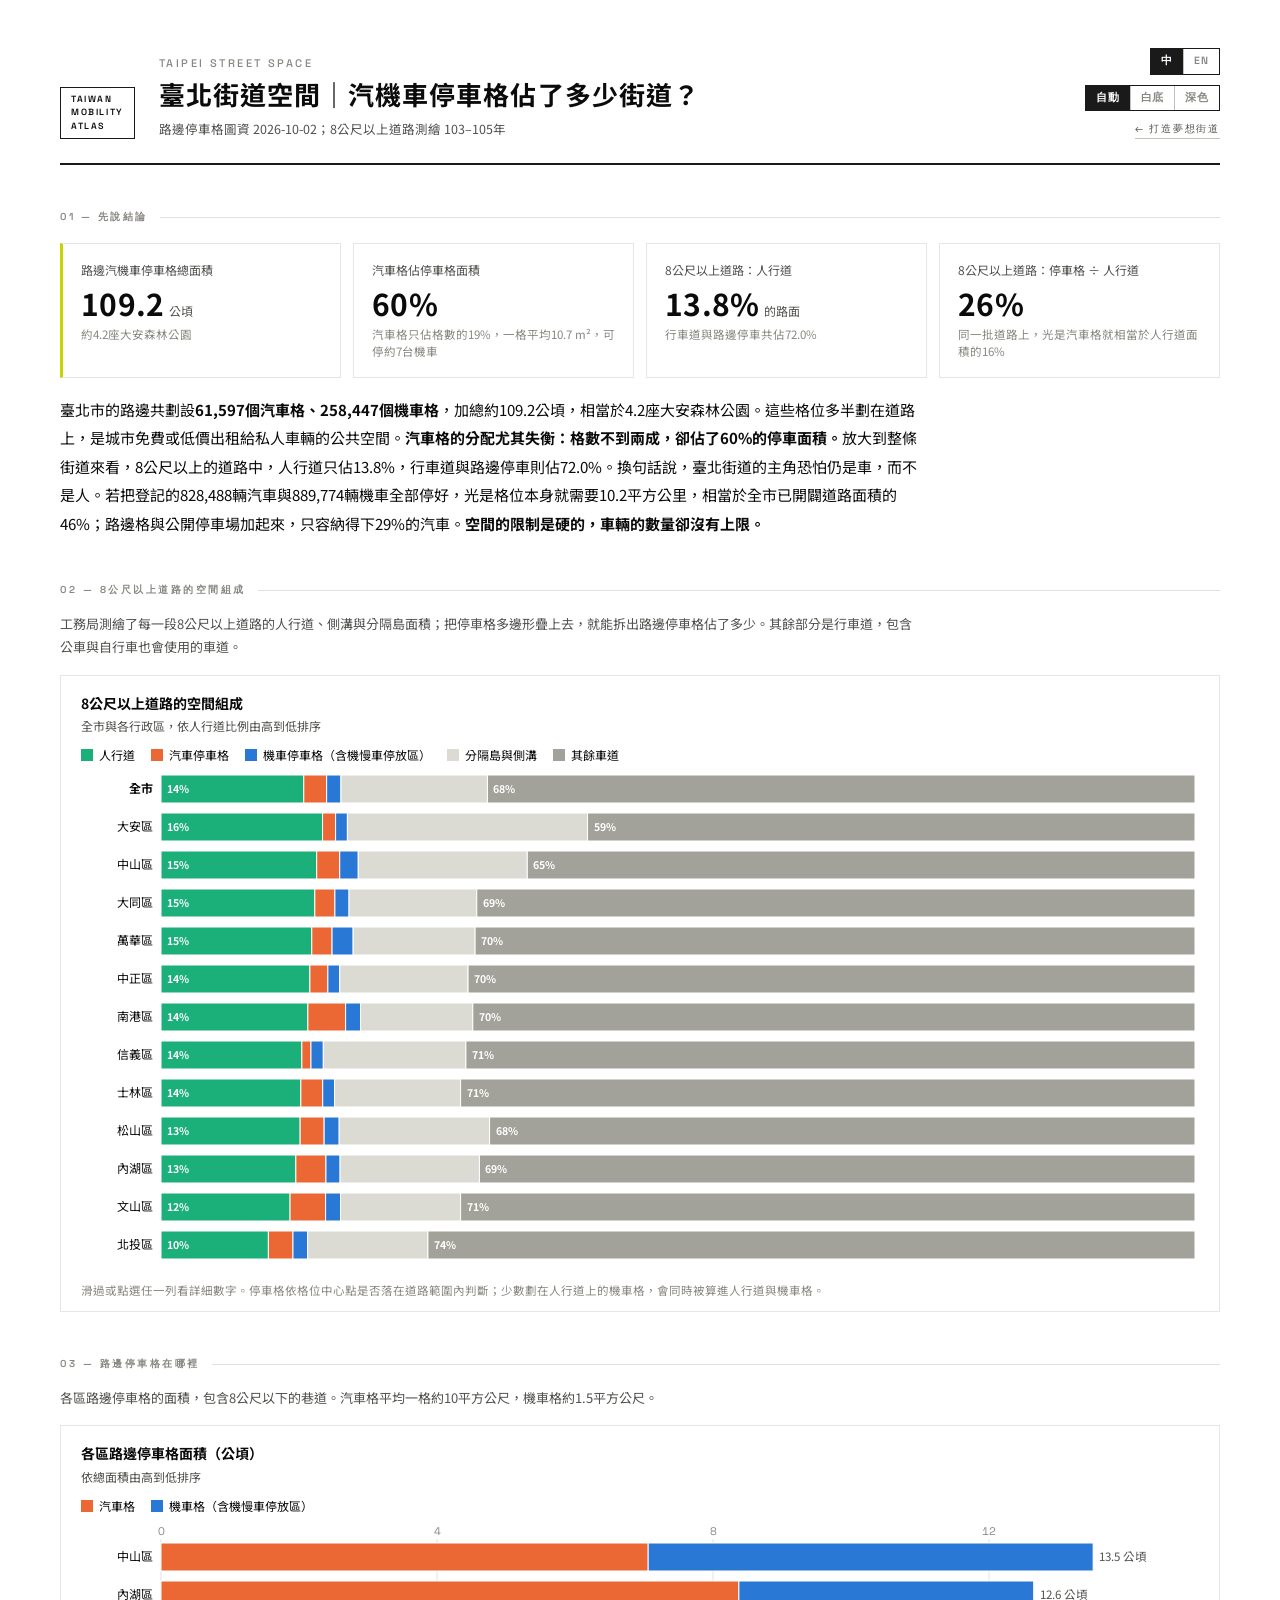
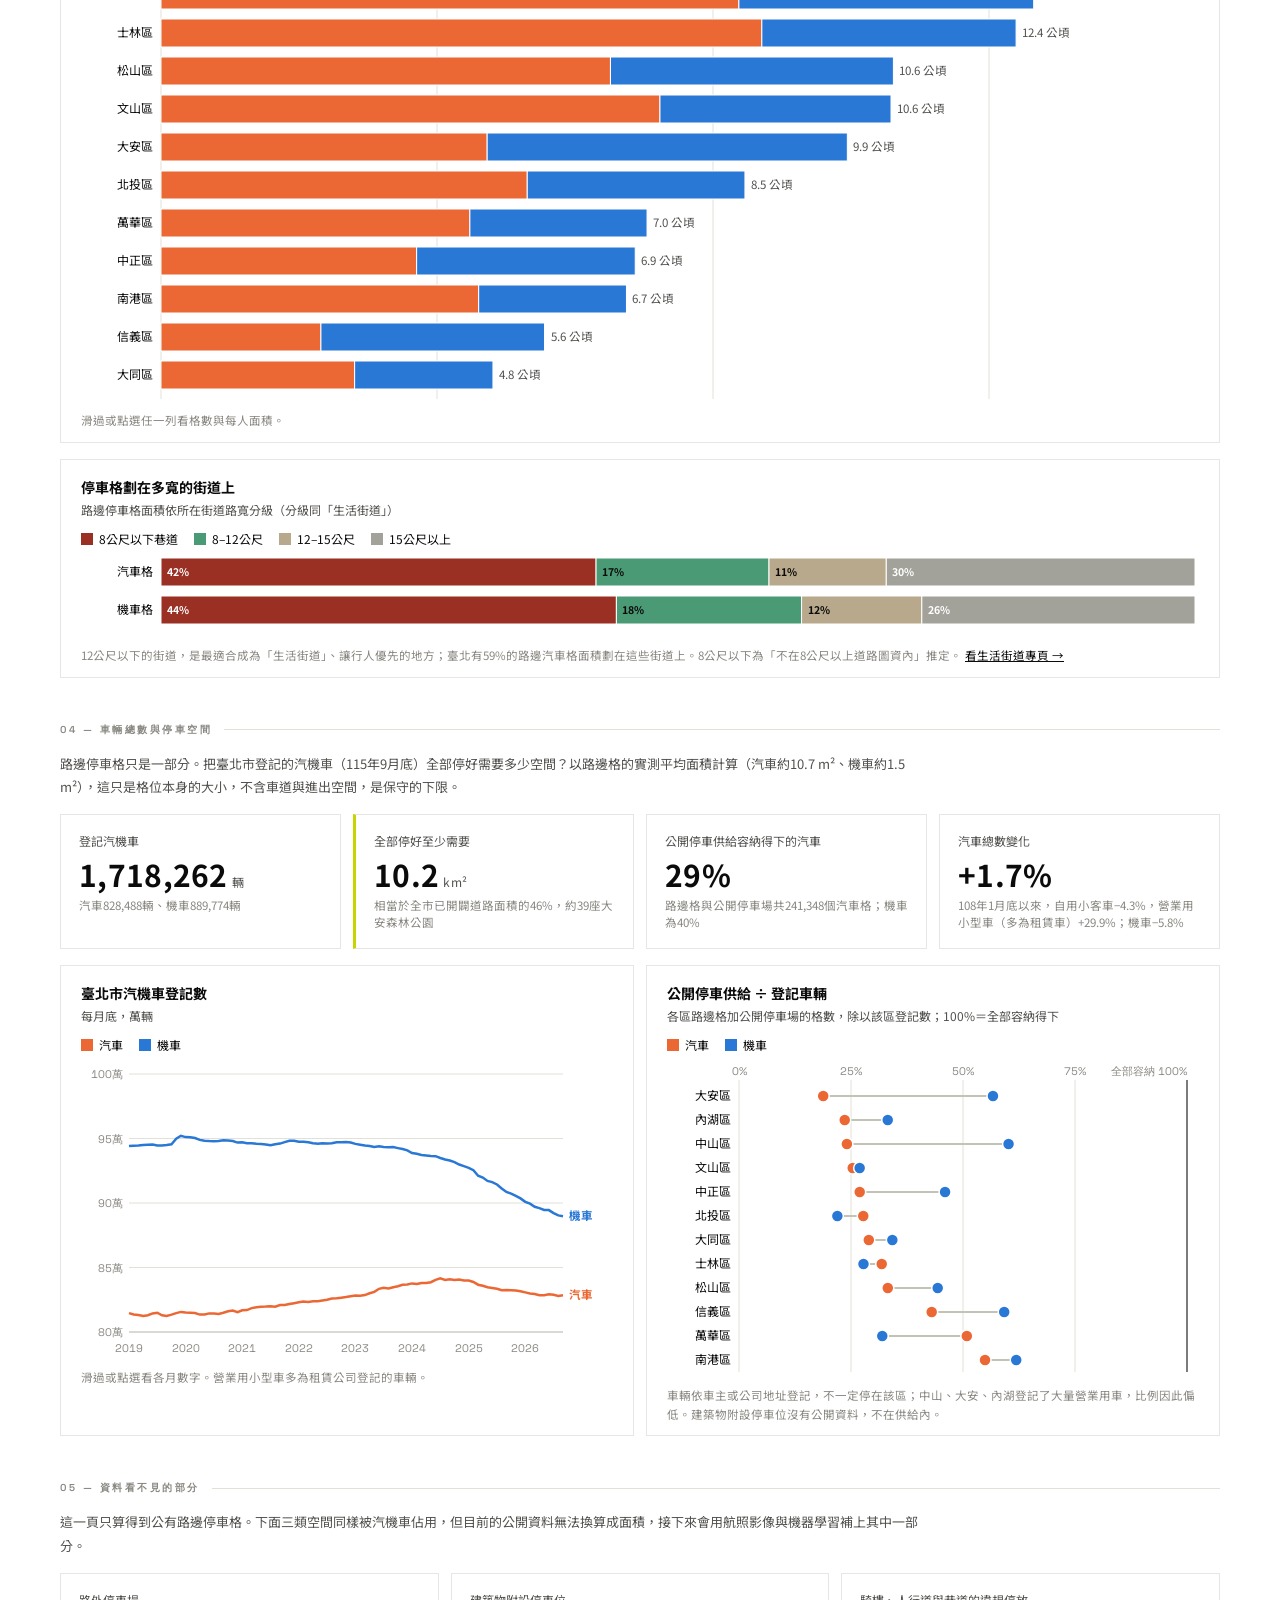
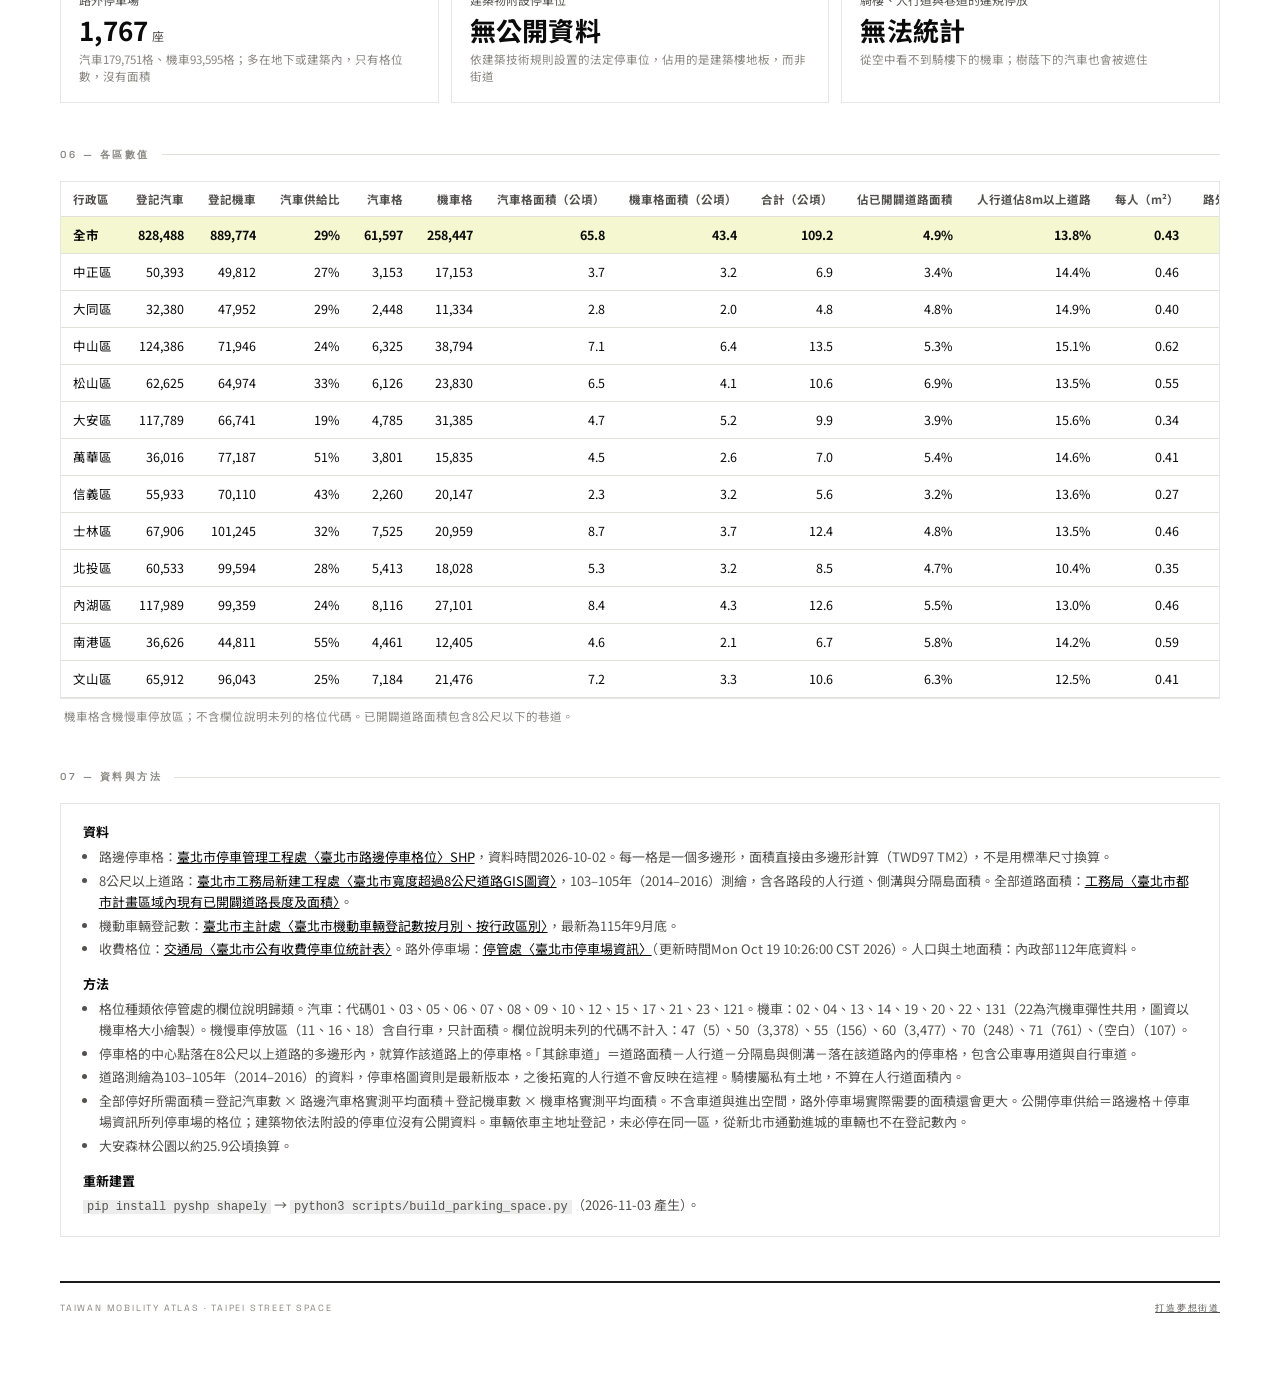
<file: parking-space.html>
<!DOCTYPE html>
<html lang="zh-Hant">
<head>
<meta charset="UTF-8">
<meta name="viewport" content="width=device-width, initial-scale=1.0">
<title>臺北街道空間｜打造夢想街道</title>
<meta name="description" content="以臺北市停管處的路邊停車格位圖資與工務局道路測繪資料，計算汽機車停車格佔用了多少街道空間。">
<meta name="theme-color" content="#1A1A1A">
<link rel="icon" type="image/png" sizes="32x32" href="assets/icon-32.png">
<script>
  // 在畫面繪製前套用主題與語言（與道路安全頁共用設定），避免先閃一下另一種樣式。
  (function () {
    var q = new URLSearchParams(location.search), d = document.documentElement;
    function get(k) { try { return localStorage.getItem(k); } catch (e) { return null; } }
    function set(k, v) { try { localStorage.setItem(k, v); } catch (e) {} }
    var th = q.get('theme'), lg = q.get('lang');
    if (th && /^(auto|light|dark)$/.test(th)) set('rs_theme', th); else th = get('rs_theme') || 'auto';
    if (lg && /^(zh|en)$/.test(lg)) set('lang', lg); else lg = get('lang') === 'en' ? 'en' : 'zh';
    if (th !== 'auto') d.setAttribute('data-theme', th);
    d.setAttribute('lang', lg === 'en' ? 'en' : 'zh-Hant');
    window.__RS_LANG = lg; window.__RS_THEME = th;

    // 返回連結看來源：從 Taiwan Mobility Atlas 點進來就回 atlas，其餘回打造夢想街道（同 road-safety.html）。
    var ATLAS = '/taiwan-mobility-atlas/', back = null;
    function sget(k) { try { return sessionStorage.getItem(k); } catch (e) { return null; } }
    function sset(k, v) { try { sessionStorage.setItem(k, v); } catch (e) {} }
    try {
      var r = document.referrer ? new URL(document.referrer) : null;
      if (r && r.origin === location.origin && r.pathname !== location.pathname) {
        back = r.pathname.indexOf(ATLAS) === 0 ? r.pathname + r.search : '';
      }
    } catch (e) {}
    if (back === null && q.get('from') === 'atlas') back = ATLAS;
    if (back === null) back = sget('ps_back');
    else sset('ps_back', back);
    window.__RS_BACK = back || '';                                   // '' ＝ 回打造夢想街道
  })();
</script>
<link rel="preconnect" href="https://fonts.googleapis.com">
<link href="https://fonts.googleapis.com/css2?family=Noto+Sans+TC:wght@300;400;700;900&family=Space+Grotesk:wght@400;500;600;700&display=swap" rel="stylesheet">
<style>
/* ------------------------------------------------------------------ tokens
   與 road-safety.html 同一套：品牌色（lime／黑）用於版面。
   街道組成：人行道、汽車格、機車格用驗證過的前三個類別色，分隔島與車道用中性灰。 */
:root {
  color-scheme: light;
  --lime: #C8D400; --lime-dk: #A8B200;
  --page: #ffffff; --surface: #ffffff;
  --ink: #0b0b0b; --ink-2: #52514e; --muted: #898781;
  --grid: #e1e0d9; --axis: #c3c2b7; --rule: #1A1A1A;
  --hair: rgba(11,11,11,0.10);
  --c-asia: #2a78d6; --c-europe: #eda100; --c-americas: #e87ba4; --c-africa: #008300;
  --c-sidewalk: #1baf7a; --c-car: #eb6834; --c-moto: #2a78d6; --c-median: #dcdbd3; --c-lane: #a3a29a;
  --c-lt8: #9A2F23; --c-w8_12: #4A9A75; --c-w12_15: #B8A98C; --c-gt15: #a3a29a;
  --font-zh: 'Noto Sans TC', system-ui, sans-serif;
  --font-en: 'Space Grotesk', system-ui, sans-serif;
}
@media (prefers-color-scheme: dark) {
  :root:where(:not([data-theme="light"])) {
    color-scheme: dark;
    --page: #0d0d0d; --surface: #1a1a19;
    --ink: #ffffff; --ink-2: #c3c2b7; --muted: #898781;
    --grid: #2c2c2a; --axis: #383835; --rule: #e8e8e4;
    --hair: rgba(255,255,255,0.10);
    --c-asia: #3987e5; --c-europe: #c98500; --c-americas: #d55181; --c-africa: #008300;
    --c-sidewalk: #199e70; --c-car: #d95926; --c-moto: #3987e5; --c-median: #33332f; --c-lane: #5c5b56;
    --c-lt8: #C25446; --c-w8_12: #7CC4A0; --c-w12_15: #A89878; --c-gt15: #6b6a64;
  }
}
:root[data-theme="dark"] {
  color-scheme: dark;
  --page: #0d0d0d; --surface: #1a1a19;
  --ink: #ffffff; --ink-2: #c3c2b7; --muted: #898781;
  --grid: #2c2c2a; --axis: #383835; --rule: #e8e8e4;
  --hair: rgba(255,255,255,0.10);
  --c-asia: #3987e5; --c-europe: #c98500; --c-americas: #d55181; --c-africa: #008300;
  --c-sidewalk: #199e70; --c-car: #d95926; --c-moto: #3987e5; --c-median: #33332f; --c-lane: #5c5b56;
  --c-lt8: #C25446; --c-w8_12: #7CC4A0; --c-w12_15: #A89878; --c-gt15: #6b6a64;
}

* { box-sizing: border-box; margin: 0; padding: 0; }
body { background: var(--page); color: var(--ink); font-family: var(--font-zh); line-height: 1.6; -webkit-font-smoothing: antialiased; }
.shell { max-width: 1240px; margin: 0 auto; padding: 48px 40px 80px; }

.page-header { display: flex; align-items: flex-end; gap: 24px; margin-bottom: 44px; padding-bottom: 24px; border-bottom: 2px solid var(--rule); }
.logo-mark { font-family: var(--font-en); font-size: 9px; font-weight: 600; letter-spacing: .18em; border: 1.5px solid var(--rule); padding: 5px 10px; text-transform: uppercase; line-height: 1.5; white-space: nowrap; }
.title-block { flex: 1; min-width: 0; }
.eyebrow { font-family: var(--font-en); font-size: 11px; font-weight: 500; letter-spacing: .22em; text-transform: uppercase; color: var(--muted); }
h1 { font-weight: 700; font-size: 26px; letter-spacing: .04em; margin-top: 4px; line-height: 1.35; }
.sub { margin-top: 8px; font-size: 12.5px; color: var(--ink-2); }
.back { font-family: var(--font-en); font-size: 10px; letter-spacing: .18em; text-transform: uppercase; color: var(--ink-2); text-decoration: none; border-bottom: 1px solid var(--axis); white-space: nowrap; padding-bottom: 1px; }
.back:hover { color: var(--ink); border-color: var(--ink); }
.ctrls { display: flex; flex-direction: column; align-items: flex-end; gap: 10px; }
.seg { display: inline-flex; border: 1.5px solid var(--rule); }
.seg button { font-family: var(--font-en); font-size: 10.5px; font-weight: 600; letter-spacing: .08em; padding: 5px 10px;
  background: var(--surface); color: var(--muted); border: 0; cursor: pointer; line-height: 1.4; }
.seg button + button { border-left: 1px solid var(--axis); }
.seg button[aria-pressed="true"] { background: var(--rule); color: var(--page); }
.seg button:focus-visible { outline: 2px solid var(--ink); outline-offset: 2px; }

.section { margin-bottom: 44px; }
.section-label { font-family: var(--font-en); font-size: 10px; font-weight: 600; letter-spacing: .25em; text-transform: uppercase; color: var(--muted); margin-bottom: 18px; display: flex; align-items: center; gap: 12px; }
.section-label::after { content: ''; flex: 1; height: 1px; background: var(--grid); }
.lead { font-size: 15px; line-height: 1.9; max-width: 860px; margin: 18px 0 0; }
.lead strong { font-weight: 700; }
.kicker { font-size: 13px; color: var(--ink-2); max-width: 860px; margin: -4px 0 16px; line-height: 1.8; }

.tiles { display: grid; grid-template-columns: repeat(4, minmax(0, 1fr)); gap: 12px; }
.tile { background: var(--surface); border: 1px solid var(--hair); padding: 16px 18px; }
.tile .label { font-size: 12px; color: var(--ink-2); }
.tile .value { font-size: 30px; font-weight: 700; line-height: 1.15; margin-top: 6px; letter-spacing: .01em; font-variant-numeric: tabular-nums; }
.tile .unit { font-size: 12px; font-weight: 400; color: var(--ink-2); margin-left: 4px; }
.tile .note { font-size: 11.5px; color: var(--muted); margin-top: 6px; line-height: 1.5; }
.tile.lead-tile { border-left: 3px solid var(--lime); }
.badge { display: inline-block; font-size: 10.5px; font-weight: 700; padding: 1px 6px; margin-left: 6px; border: 1px solid var(--ink-2); color: var(--ink-2); vertical-align: middle; letter-spacing: .04em; line-height: 1.5; }

.filters { display: flex; flex-wrap: wrap; gap: 10px 22px; align-items: center; margin-bottom: 14px; }
.fgroup { display: flex; flex-wrap: wrap; align-items: center; gap: 6px; }
.flabel { font-size: 11px; font-weight: 700; letter-spacing: .12em; color: var(--muted); margin-right: 4px; }
.chip { font-family: var(--font-zh); font-size: 12px; padding: 6px 11px; border: 1px solid var(--axis); background: var(--surface); color: var(--ink); cursor: pointer; line-height: 1.3; }
.chip:hover { border-color: var(--ink); }
.chip[aria-pressed="true"] { background: var(--lime); border-color: var(--lime); color: #111; font-weight: 700; }
.chip:focus-visible, .lg-item:focus-visible, th button:focus-visible { outline: 2px solid var(--ink); outline-offset: 2px; }

.card { background: var(--surface); border: 1px solid var(--hair); padding: 16px 16px 10px; position: relative; }
.card + .card { margin-top: 16px; }
.card-title { font-size: 14px; font-weight: 700; margin: 0 4px 2px; }
.card-sub { font-size: 12px; color: var(--ink-2); margin: 0 4px 10px; }
.legend { display: flex; flex-wrap: wrap; gap: 6px 16px; align-items: center; margin: 0 4px 6px; }
.lg-item { display: inline-flex; align-items: center; gap: 6px; font-size: 12px; color: var(--ink); background: none; border: 0; cursor: pointer; padding: 3px 2px; font-family: inherit; }
.lg-item[aria-pressed="false"] { color: var(--muted); text-decoration: line-through; }
.lg-item[aria-pressed="false"] svg { opacity: .3; }
.lg-item .n { color: var(--muted); font-variant-numeric: tabular-nums; }
.lg-note { font-size: 11.5px; color: var(--muted); display: inline-flex; align-items: center; gap: 6px; }
.chart { position: relative; width: 100%; }
.chart svg { display: block; width: 100%; height: auto; overflow: visible; }
.chart text { font-family: var(--font-zh); }
.tick text { font-family: var(--font-en); font-size: 11px; fill: var(--muted); font-variant-numeric: tabular-nums; }
.gridline { stroke: var(--grid); stroke-width: 1; }
.axisline { stroke: var(--axis); stroke-width: 1; }
.refline { stroke: var(--ink-2); stroke-width: 1.5; }
.reflabel { font-size: 11.5px; fill: var(--ink-2); paint-order: stroke; stroke: var(--surface); stroke-width: 4px; stroke-linejoin: round; }
.trend { stroke: var(--ink); stroke-width: 2; stroke-dasharray: 6 5; fill: none; opacity: .55; }
.zone { font-size: 11.5px; font-weight: 700; fill: var(--muted); paint-order: stroke; stroke: var(--surface); stroke-width: 4px; stroke-linejoin: round; pointer-events: none; }
.axis-title { font-size: 11.5px; fill: var(--ink-2); }
.pt { stroke: var(--surface); stroke-width: 2; }
.pt.bg { opacity: .55; }
@media (prefers-color-scheme: dark) { :root:where(:not([data-theme="light"])) .pt.bg { opacity: .75; } }
:root[data-theme="dark"] .pt.bg { opacity: .75; }
.pt.hot { stroke: var(--ink); opacity: 1; }
.g-asia { fill: var(--c-asia); } .g-europe { fill: var(--c-europe); }
.g-americas { fill: var(--c-americas); } .g-africa { fill: var(--c-africa); }
.g-north { fill: var(--c-north); } .g-central { fill: var(--c-central); } .g-south { fill: var(--c-south); }
.g-east { fill: var(--c-east); } .g-island { fill: var(--c-island); }
.tw-ring { fill: none; stroke: var(--ink); stroke-width: 2; }
.plabel { font-size: 11.5px; fill: var(--ink); paint-order: stroke; stroke: var(--surface); stroke-width: 4px; stroke-linejoin: round; pointer-events: none; }
.plabel.tw { font-size: 13px; font-weight: 900; }
.hit { fill: transparent; }
.leader { stroke: var(--muted); stroke-width: 1; pointer-events: none; }

.tip { position: absolute; z-index: 5; pointer-events: none; background: var(--surface); color: var(--ink); border: 1px solid var(--hair); box-shadow: 0 6px 24px rgba(0,0,0,.14); padding: 10px 12px; min-width: 200px; max-width: 270px; font-size: 12px; line-height: 1.5; display: none; }
.tip .tn { font-weight: 700; display: flex; align-items: center; gap: 6px; }
.tip .ten { color: var(--muted); font-weight: 400; font-family: var(--font-en); }
.tip dl { display: grid; grid-template-columns: auto 1fr; gap: 1px 10px; margin-top: 6px; color: var(--ink-2); }
.tip dd { color: var(--ink); text-align: right; font-variant-numeric: tabular-nums; }
.tip .tsrc { margin-top: 6px; padding-top: 6px; border-top: 1px solid var(--grid); font-size: 11px; color: var(--muted); }
.caption { font-size: 11.5px; color: var(--muted); margin: 8px 4px 2px; }
.tw-legend { margin-top: 18px; }
.sm { display: grid; grid-template-columns: repeat(3, minmax(0, 1fr)); gap: 12px; margin-top: 4px; }
.sm .card + .card { margin-top: 0; }
.subhead { font-size: 13px; font-weight: 700; color: var(--ink); margin: 26px 0 10px; }
#twMtable { min-width: 760px; } #twCtable { min-width: 760px; }

.twrap { overflow: auto; border: 1px solid var(--hair); background: var(--surface); -webkit-overflow-scrolling: touch; }
.twrap.tall { max-height: 520px; }
table { border-collapse: collapse; width: 100%; font-size: 12.5px; }
#mtable { min-width: 640px; } #ctable { min-width: 760px; }
th, td { padding: 8px 12px; text-align: left; border-bottom: 1px solid var(--grid); white-space: nowrap; }
th { font-weight: 700; color: var(--ink-2); font-size: 11.5px; position: sticky; top: 0; background: var(--surface); z-index: 1; }
th button { all: unset; cursor: pointer; }
th button::after { content: ' ↕'; color: var(--axis); }
th[aria-sort="ascending"] button::after { content: ' ↑'; color: var(--ink); }
th[aria-sort="descending"] button::after { content: ' ↓'; color: var(--ink); }
td.num, th.num { text-align: right; font-variant-numeric: tabular-nums; }
td.wrap { white-space: normal; min-width: 220px; color: var(--ink-2); }
tr.tw td { font-weight: 700; background: color-mix(in srgb, var(--lime) 18%, transparent); }
.swatch { display: inline-flex; align-items: center; gap: 6px; }
.sig { font-size: 10.5px; font-weight: 700; border: 1px solid var(--axis); padding: 0 5px; margin-left: 6px; color: var(--ink-2); }

.notes { background: var(--surface); border: 1px solid var(--hair); padding: 18px 22px; font-size: 13px; color: var(--ink-2); }
.notes h3 { font-size: 13px; color: var(--ink); margin: 14px 0 4px; }
.notes h3:first-child { margin-top: 0; }
.notes ul { padding-left: 1.2em; }
.notes li { margin: 3px 0; }
.notes a { color: var(--ink); }
.notes code { font-size: 12px; background: color-mix(in srgb, var(--ink) 7%, transparent); padding: 0 4px; }

.empty { background: var(--surface); border: 1px solid var(--hair); padding: 28px; font-size: 13.5px; color: var(--ink-2); }
.empty code { background: color-mix(in srgb, var(--ink) 7%, transparent); padding: 1px 6px; }

footer { border-top: 2px solid var(--rule); padding-top: 18px; margin-top: 40px; display: flex; flex-wrap: wrap; justify-content: space-between; gap: 10px; font-family: var(--font-en); font-size: 9px; letter-spacing: .2em; color: var(--muted); text-transform: uppercase; }
footer a { color: var(--ink-2); }

@media (max-width: 860px) { .tiles { grid-template-columns: repeat(2, minmax(0, 1fr)); } }
@media (max-width: 980px) { .sm { grid-template-columns: 1fr; } }
@media (max-width: 700px) {
  .shell { padding: 28px 16px 56px; }
  .page-header { flex-direction: column; align-items: flex-start; gap: 12px; margin-bottom: 32px; }
  .title-block { width: 100%; }
  .ctrls { flex-direction: row; flex-wrap: wrap; align-items: center; }
  h1 { font-size: 21px; }
  .lead { font-size: 14px; }
  .tile .value { font-size: 24px; }
  .tile .unit { display: block; margin: 2px 0 0; }
  .tile { padding: 14px; }
  .chip { padding: 8px 12px; }
  .card { padding: 12px 6px 8px; }
  .notes { padding: 16px; }
}
@media (prefers-reduced-motion: no-preference) { .pt { transition: opacity .15s; } }.s-sidewalk { fill: var(--c-sidewalk); } .s-car { fill: var(--c-car); } .s-moto { fill: var(--c-moto); }
.s-median { fill: var(--c-median); } .s-lane { fill: var(--c-lane); }
.s-lt8 { fill: var(--c-lt8); } .s-w8_12 { fill: var(--c-w8_12); } .s-w12_15 { fill: var(--c-w12_15); } .s-gt15 { fill: var(--c-gt15); }
.seg-val.dark { fill: #0b0b0b; }
.caption a { color: var(--ink); }
.seg-rect { stroke: var(--surface); stroke-width: 1; }
.row-label { font-size: 12px; fill: var(--ink); }
.row-label.all { font-weight: 700; }
.row-val { font-size: 11.5px; fill: var(--ink-2); font-variant-numeric: tabular-nums; }
.seg-val { font-size: 10.5px; font-weight: 700; fill: #fff; pointer-events: none; font-variant-numeric: tabular-nums; }
.row-hit { fill: transparent; }
.row-hit:hover, .row-hit.hot { fill: color-mix(in srgb, var(--ink) 5%, transparent); }
.key { display: inline-flex; align-items: center; gap: 6px; font-size: 12px; color: var(--ink); }
.key i { width: 12px; height: 12px; display: inline-block; }
.unseen { display: grid; grid-template-columns: repeat(3, minmax(0, 1fr)); gap: 12px; }
.unseen .tile .value { font-size: 26px; }
tr.all td { font-weight: 700; background: color-mix(in srgb, var(--lime) 18%, transparent); }
#dtable { min-width: 1180px; }
.vgrid { display: grid; grid-template-columns: repeat(2, minmax(0, 1fr)); gap: 12px; margin-top: 16px; }
.vgrid .card + .card { margin-top: 0; }
.line { fill: none; stroke-width: 2.5; }
.line.car { stroke: var(--c-car); } .line.moto { stroke: var(--c-moto); }
.end-label { font-size: 11.5px; font-weight: 700; paint-order: stroke; stroke: var(--surface); stroke-width: 4px; stroke-linejoin: round; }
.end-label.car { fill: var(--c-car); } .end-label.moto { fill: var(--c-moto); }
.cursor { stroke: var(--axis); stroke-width: 1; }
.dot { stroke: var(--surface); stroke-width: 1.5; }
.dot.car { fill: var(--c-car); } .dot.moto { fill: var(--c-moto); }
.connector { stroke: var(--axis); stroke-width: 2; }
@media (max-width: 980px) { .vgrid { grid-template-columns: 1fr; } }
@media (max-width: 860px) { .unseen { grid-template-columns: 1fr; } }
</style>
</head>
<body>
<div class="shell">

<header class="page-header">
  <div class="logo-mark">Taiwan<br>Mobility<br>Atlas</div>
  <div class="title-block">
    <div class="eyebrow">Taipei Street Space</div>
    <h1 data-i18n="h1">臺北街道空間｜汽機車停車格佔了多少街道？</h1>
    <div class="sub" id="subline"></div>
  </div>
  <div class="ctrls">
    <div class="seg" id="langSeg" role="group" data-i18n-aria="langAria">
      <button type="button" data-lang="zh">中</button><button type="button" data-lang="en">EN</button>
    </div>
    <div class="seg" id="themeSeg" role="group" data-i18n-aria="themeAria">
      <button type="button" data-theme-opt="auto" data-i18n="thAuto">自動</button><button type="button" data-theme-opt="light" data-i18n="thLight">白底</button><button type="button" data-theme-opt="dark" data-i18n="thDark">深色</button>
    </div>
    <a class="back" href="./" data-i18n="back">← 打造夢想街道</a>
  </div>
</header>

<div id="app" hidden>

<section class="section" aria-labelledby="s1">
  <div class="section-label" id="s1" data-i18n="s1">01 — 先說結論</div>
  <div class="tiles" id="tiles"></div>
  <p class="lead" id="lead"></p>
</section>

<section class="section" aria-labelledby="s2">
  <div class="section-label" id="s2" data-i18n="s2">02 — 8公尺以上道路的空間組成</div>
  <p class="kicker" id="k2"></p>
  <div class="card">
    <div class="card-title" id="c1t"></div>
    <div class="card-sub" id="c1s"></div>
    <div class="legend" id="key1"></div>
    <div class="chart" id="chart1"><div class="tip" role="status" aria-live="polite"></div></div>
    <p class="caption" id="cap1"></p>
  </div>
</section>

<section class="section" aria-labelledby="s3">
  <div class="section-label" id="s3" data-i18n="s3">03 — 各區路邊停車格面積</div>
  <p class="kicker" id="k3"></p>
  <div class="card">
    <div class="card-title" id="c2t"></div>
    <div class="card-sub" id="c2s"></div>
    <div class="legend" id="key2"></div>
    <div class="chart" id="chart2"><div class="tip" role="status" aria-live="polite"></div></div>
    <p class="caption" id="cap2"></p>
  </div>
  <div class="card">
    <div class="card-title" id="c5t"></div>
    <div class="card-sub" id="c5s"></div>
    <div class="legend" id="key5"></div>
    <div class="chart" id="chart5"><div class="tip" role="status" aria-live="polite"></div></div>
    <p class="caption"><span id="cap5"></span> <a href="living-streets.html" id="lsLink"></a></p>
  </div>
</section>

<section class="section" aria-labelledby="s4">
  <div class="section-label" id="s4" data-i18n="s4">04 — 車輛總數與停車空間</div>
  <p class="kicker" id="kv"></p>
  <div class="tiles" id="vtiles"></div>
  <div class="vgrid">
    <div class="card">
      <div class="card-title" id="c3t"></div>
      <div class="card-sub" id="c3s"></div>
      <div class="legend" id="key3"></div>
      <div class="chart" id="chart3"><div class="tip" role="status" aria-live="polite"></div></div>
      <p class="caption" id="cap3"></p>
    </div>
    <div class="card">
      <div class="card-title" id="c4t"></div>
      <div class="card-sub" id="c4s"></div>
      <div class="legend" id="key4"></div>
      <div class="chart" id="chart4"><div class="tip" role="status" aria-live="polite"></div></div>
      <p class="caption" id="cap4"></p>
    </div>
  </div>
</section>

<section class="section" aria-labelledby="s5">
  <div class="section-label" id="s5" data-i18n="s5">05 — 資料看不見的部分</div>
  <p class="kicker" id="k4"></p>
  <div class="unseen" id="unseen"></div>
</section>

<section class="section" aria-labelledby="s6">
  <div class="section-label" id="s6" data-i18n="s6">06 — 各區數值</div>
  <div class="twrap"><table id="dtable"></table></div>
  <p class="caption" id="dcap"></p>
</section>

<section class="section" aria-labelledby="s7">
  <div class="section-label" id="s7" data-i18n="s7">07 — 資料與方法</div>
  <div class="notes" id="notes"></div>
</section>

</div>

<div class="empty" id="empty" hidden></div>

<footer>
  <span>Taiwan Mobility Atlas · Taipei Street Space</span>
  <span><a href="./" data-i18n="footBack">打造夢想街道</a></span>
</footer>
</div>

<script>
(function () {
  'use strict';

  const DAAN_HA = 25.9;                         // 大安森林公園面積（公頃），換算用

  // ================================================================ 文字（中／英）
  const I18N = {
    zh: {
      htmlLang: 'zh-Hant', locale: 'zh-Hant',
      title: '臺北街道空間｜打造夢想街道',
      desc: '以臺北市停管處的路邊停車格位圖資與工務局道路測繪資料，計算汽機車停車格佔用了多少街道空間。',
      h1: '臺北街道空間｜汽機車停車格佔了多少街道？',
      sub: (snap) => `路邊停車格圖資 ${snap}；8公尺以上道路測繪 103–105年`,
      langAria: '語言', themeAria: '顏色主題', thAuto: '自動', thLight: '白底', thDark: '深色',
      back: '← 打造夢想街道', footBack: '打造夢想街道',
      backAtlas: '← 全國交通安全地圖', footBackAtlas: '全國交通安全地圖',
      s1: '01 — 先說結論', s2: '02 — 8公尺以上道路的空間組成', s3: '03 — 路邊停車格在哪裡',
      s4: '04 — 車輛總數與停車空間', s5: '05 — 資料看不見的部分', s6: '06 — 各區數值', s7: '07 — 資料與方法',
      kv: (p) => `路邊停車格只是一部分。把臺北市登記的汽機車（${p}）全部停好需要多少空間？以路邊格的實測平均面積計算（汽車約10.7 m²、機車約1.5 m²），這只是格位本身的大小，不含車道與進出空間，是保守的下限。`,
      v1: '登記汽機車', v1u: '輛', v1n: (c, m) => `汽車${c}輛、機車${m}輛`,
      v2: '全部停好至少需要', v2u: 'km²', v2n: (r, d) => `相當於全市已開闢道路面積的${r}，約${d}座大安森林公園`,
      v3: '公開停車供給容納得下的汽車', v3u: '', v3n: (n, m) => `路邊格與公開停車場共${n}個汽車格；機車為${m}`,
      v4: '汽車總數變化', v4u: '', v4n: (p0, a, b, m) => `${p0}以來，自用小客車${a}，營業用小型車（多為租賃車）${b}；機車${m}`,
      c3t: '臺北市汽機車登記數', c3s: '每月底，萬輛', cap3: '滑過或點選看各月數字。營業用小型車多為租賃公司登記的車輛。',
      c4t: '公開停車供給 ÷ 登記車輛', c4s: '各區路邊格加公開停車場的格數，除以該區登記數；100%＝全部容納得下',
      cap4: '車輛依車主或公司地址登記，不一定停在該區；中山、大安、內湖登記了大量營業用車，比例因此偏低。建築物附設停車位沒有公開資料，不在供給內。',
      keys3: { car: '汽車', moto: '機車' }, wan: '萬', full: '全部容納',
      tipCar: '汽車', tipMoto: '機車', tipPriv: '自用小客車', tipBiz: '營業用小型車', tipCarCov: '汽車供給比', tipMotoCov: '機車供給比',
      tipCarReg: '登記汽車', tipMotoReg: '登記機車', tipCarSup: '公開汽車格', tipMotoSup: '公開機車格',
      t1: '路邊汽機車停車格總面積', t1u: '公頃', t1n: n => `約${n}座大安森林公園`,
      t2: '汽車格佔停車格面積', t2u: '', t2n: (cs, csh, ratio) => `汽車格只佔格數的${cs}，一格平均${csh} m²，可停約${ratio}台機車`,
      t3: '8公尺以上道路：人行道', t3u: '的路面', t3n: v => `行車道與路邊停車共佔${v}`,
      t4: '8公尺以上道路：停車格 ÷ 人行道', t4u: '', t4n: v => `同一批道路上，光是汽車格就相當於人行道面積的${v}`,
      leadV: (o) => `若把登記的${o.cars}輛汽車與${o.motos}輛機車全部停好，光是格位本身就需要${o.km2}平方公里，相當於全市已開闢道路面積的${o.road}；路邊格與公開停車場加起來，只容納得下${o.cov}的汽車。<strong>空間的限制是硬的，車輛的數量卻沒有上限。</strong>`,
      lead: (o) => `臺北市的路邊共劃設<strong>${o.car}個汽車格、${o.moto}個機車格</strong>，加總約${o.ha}公頃，相當於${o.daan}座大安森林公園。這些格位多半劃在道路上，是城市免費或低價出租給私人車輛的公共空間。<strong>汽車格的分配尤其失衡：格數不到兩成，卻佔了${o.carShare}的停車面積。</strong>放大到整條街道來看，8公尺以上的道路中，人行道只佔${o.sw}，行車道與路邊停車則佔${o.lanes}。換句話說，臺北街道的主角恐怕仍是車，而不是人。`,
      k2: '工務局測繪了每一段8公尺以上道路的人行道、側溝與分隔島面積；把停車格多邊形疊上去，就能拆出路邊停車格佔了多少。其餘部分是行車道，包含公車與自行車也會使用的車道。',
      c1t: '8公尺以上道路的空間組成', c1s: '全市與各行政區，依人行道比例由高到低排序',
      cap1: '滑過或點選任一列看詳細數字。停車格依格位中心點是否落在道路範圍內判斷；少數劃在人行道上的機車格，會同時被算進人行道與機車格。',
      parts: { sidewalk: '人行道', car: '汽車停車格', moto: '機車停車格（含機慢車停放區）', median: '分隔島與側溝', lane: '其餘車道' },
      k3: '各區路邊停車格的面積，包含8公尺以下的巷道。汽車格平均一格約10平方公尺，機車格約1.5平方公尺。',
      c2t: '各區路邊停車格面積（公頃）', c2s: '依總面積由高到低排序',
      cap2: '滑過或點選任一列看格數與每人面積。',
      c5t: '停車格劃在多寬的街道上', c5s: '路邊停車格面積依所在街道路寬分級（分級同「生活街道」）',
      widths: { lt8: '8公尺以下巷道', w8_12: '8–12公尺', w12_15: '12–15公尺', gt15: '15公尺以上' },
      rowCar: '汽車格', rowMoto: '機車格', le12: '12公尺以下合計', junction: '路口等未標路寬（不列入）',
      cap5: v => `12公尺以下的街道，是最適合成為「生活街道」、讓行人優先的地方；臺北有${v}的路邊汽車格面積劃在這些街道上。8公尺以下為「不在8公尺以上道路圖資內」推定。`,
      lsLink: '看生活街道專頁 →',
      keys2: { car: '汽車格', moto: '機車格（含機慢車停放區）' },
      ha: '公頃', perPerson: '每人', m2: 'm²',
      tipRoad: '8公尺以上道路面積', tipSlots: '格數', tipCharged: '其中收費格', tipPer: '每人路邊停車面積', tipPop: '人口',
      all: '全市',
      k4: '這一頁只算得到公有路邊停車格。下面三類空間同樣被汽機車佔用，但目前的公開資料無法換算成面積，接下來會用航照影像與機器學習補上其中一部分。',
      u1: '路外停車場', u1u: '座', u1n: (c, m) => `汽車${c}格、機車${m}格；多在地下或建築內，只有格位數，沒有面積`,
      u2: '建築物附設停車位', u2v: '無公開資料', u2n: '依建築技術規則設置的法定停車位，佔用的是建築樓地板，而非街道',
      u3: '騎樓、人行道與巷道的違規停放', u3v: '無法統計', u3n: '從空中看不到騎樓下的機車；樹蔭下的汽車也會被遮住',
      cols: { district: '行政區', regCar: '登記汽車', regMoto: '登記機車', carCov: '汽車供給比', car: '汽車格', moto: '機車格', carHa: '汽車格面積（公頃）', motoHa: '機車格面積（公頃）', ha: '合計（公頃）',
        roadPct: '佔已開闢道路面積', sw: '人行道佔8m以上道路', per: '每人（m²）', off: '路外停車場汽車格' },
      dcap: '機車格含機慢車停放區；不含欄位說明未列的格位代碼。已開闢道路面積包含8公尺以下的巷道。',
      empty: '<p><strong>資料尚未建置。</strong>這一頁需要 <code>data/taipei_parking_space.json</code>，請在專案根目錄執行 <code>pip install pyshp shapely</code> 與 <code>python3 scripts/build_parking_space.py</code>，完成後重新整理即可。</p>',
    },
    en: {
      htmlLang: 'en', locale: 'en',
      title: 'Taipei Street Space | Dream Streets',
      desc: 'How much of Taipei’s street space goes to car and motorcycle parking, measured from the city’s parking-space and road survey maps.',
      h1: 'Taipei street space | How much goes to car and motorcycle parking?',
      sub: (snap) => `Kerbside parking map ${snap}; survey of roads 8 m and wider, 2014–2016`,
      langAria: 'Language', themeAria: 'Colour theme', thAuto: 'Auto', thLight: 'Light', thDark: 'Dark',
      back: '← Build Dream Streets', footBack: 'Build Dream Streets',
      backAtlas: '← Taiwan Mobility Atlas', footBackAtlas: 'Taiwan Mobility Atlas',
      s1: '01 — The short version', s2: '02 — What roads 8 m and wider are made of', s3: '03 — Where kerbside parking is',
      s4: '04 — Vehicle numbers and parking space', s5: '05 — What the data cannot see', s6: '06 — District figures', s7: '07 — Data and method',
      kv: (p) => `Kerbside spaces are only part of the story. How much space would it take to park every car and motorcycle registered in Taipei (${p})? Using the measured average kerbside space (about 10.7 m² per car, 1.5 m² per motorcycle), this counts only the painted space itself, without aisles or access, so it is a conservative lower bound.`,
      v1: 'Registered cars and motorcycles', v1u: '', v1n: (c, m) => `${c} cars and ${m} motorcycles`,
      v2: 'Space to park them all, at least', v2u: 'km²', v2n: (r, d) => `${r} of all opened road area, or about ${d} Daan Forest Parks`,
      v3: 'Cars that public parking can hold', v3u: '', v3n: (n, m) => `${n} car spaces at the kerb and in public car parks; ${m} for motorcycles`,
      v4: 'Change in registered cars', v4u: '', v4n: (p0, a, b, m) => `Since ${p0}: private cars ${a}, commercial small vehicles (mostly rentals) ${b}; motorcycles ${m}`,
      c3t: 'Registered cars and motorcycles in Taipei', c3s: 'End of each month', cap3: 'Hover or tap for monthly figures. Commercial small vehicles are mostly registered by rental companies.',
      c4t: 'Public parking ÷ registered vehicles', c4s: 'Kerbside plus public car-park spaces in each district, divided by vehicles registered there; 100% = all fit',
      cap4: 'Vehicles are registered at the owner\u2019s or company\u2019s address, not necessarily where they park; Zhongshan, Da\u2019an and Neihu hold many commercial registrations, so their ratios look low. Parking inside buildings has no open data and is not counted as supply.',
      keys3: { car: 'Cars', moto: 'Motorcycles' }, wan: '0k', full: 'All fit',
      tipCar: 'Cars', tipMoto: 'Motorcycles', tipPriv: 'Private cars', tipBiz: 'Commercial small vehicles', tipCarCov: 'Car ratio', tipMotoCov: 'Motorcycle ratio',
      tipCarReg: 'Registered cars', tipMotoReg: 'Registered motorcycles', tipCarSup: 'Public car spaces', tipMotoSup: 'Public motorcycle spaces',
      t1: 'Kerbside car and motorcycle spaces', t1u: 'ha', t1n: n => `About ${n} times Daan Forest Park`,
      t2: 'Car spaces’ share of parking area', t2u: '', t2n: (cs, csh, ratio) => `Only ${cs} of spaces; at ${csh} m² each, one holds about ${ratio} motorcycles`,
      t3: 'Roads 8 m+: sidewalks', t3u: 'of the surface', t3n: v => `Traffic lanes and kerbside parking take ${v}`,
      t4: 'Roads 8 m+: parking ÷ sidewalks', t4u: '', t4n: v => `On the same roads, car spaces alone equal ${v} of sidewalk area`,
      leadV: (o) => `Parking all ${o.cars} registered cars and ${o.motos} motorcycles would take ${o.km2} km² for the painted spaces alone, ${o.road} of all opened road area, while kerbside and public car parks together hold only ${o.cov} of the cars. <strong>Space has a hard limit; the number of vehicles does not.</strong>`,
      lead: (o) => `Taipei has marked <strong>${o.car} car spaces and ${o.moto} motorcycle spaces</strong> along its streets, about ${o.ha} hectares in total, or ${o.daan} times Daan Forest Park. Most of this is road surface that the city lends to private vehicles for free or at a low price. <strong>Car spaces are especially greedy: fewer than one in five spaces, but ${o.carShare} of the parking area.</strong> On roads 8 m and wider, sidewalks make up only ${o.sw} of the surface, while traffic lanes and kerbside parking take ${o.lanes}. Taipei’s streets are still built mainly for vehicles, not people.`,
      k2: 'The Public Works Department surveyed sidewalk, gutter and median area on every road segment 8 m and wider. Overlaying the parking-space polygons separates kerbside parking; the remainder is traffic lanes, including lanes used by buses and bicycles.',
      c1t: 'What roads 8 m and wider are made of', c1s: 'Whole city and each district, sorted by sidewalk share',
      cap1: 'Hover or tap a row for details. A parking space counts as inside a road if its centre falls within the road outline; the few motorcycle spaces painted on sidewalks are counted both as sidewalk and as motorcycle parking.',
      parts: { sidewalk: 'Sidewalk', car: 'Car parking', moto: 'Motorcycle parking (incl. two-wheeler zones)', median: 'Medians and gutters', lane: 'Other traffic lanes' },
      k3: 'Kerbside parking area in each district, including lanes narrower than 8 m. A car space averages about 10 m², a motorcycle space about 1.5 m².',
      c2t: 'Kerbside parking area by district (ha)', c2s: 'Sorted by total area',
      cap2: 'Hover or tap a row for space counts and area per resident.',
      c5t: 'How wide are the streets where parking is painted?', c5s: 'Kerbside parking area by the width of its street (same classes as the living-streets page)',
      widths: { lt8: 'Under 8 m', w8_12: '8–12 m', w12_15: '12–15 m', gt15: 'Over 15 m' },
      rowCar: 'Cars', rowMoto: 'Motorcycles', le12: '12 m or narrower', junction: 'Junctions without a width (excluded)',
      cap5: v => `Streets 12 m or narrower are the best candidates for living streets, where people come first; ${v} of Taipei\u2019s kerbside car-space area is painted on them. “Under 8 m” means outside the survey of roads 8 m and wider.`,
      lsLink: 'See the living-streets page →',
      keys2: { car: 'Car spaces', moto: 'Motorcycle spaces (incl. two-wheeler zones)' },
      ha: 'ha', perPerson: 'per resident', m2: 'm²',
      tipRoad: 'Area of roads 8 m+', tipSlots: 'Spaces', tipCharged: 'of which paid', tipPer: 'Kerbside parking per resident', tipPop: 'Population',
      all: 'Taipei',
      k4: 'This page only counts public kerbside spaces. Three other kinds of space are also taken by vehicles but cannot be converted to area from open data; the next step uses aerial imagery and machine learning to fill in part of this.',
      u1: 'Off-street car parks', u1u: '', u1n: (c, m) => `${c} car and ${m} motorcycle spaces; mostly underground or in buildings, with counts but no area`,
      u2: 'Parking inside buildings', u2v: 'No open data', u2n: 'Mandatory parking under the building code takes floor area, not street space',
      u3: 'Illegal parking in arcades, sidewalks and lanes', u3v: 'Not counted', u3n: 'Motorcycles under arcades are invisible from above, and trees hide cars',
      cols: { district: 'District', regCar: 'Registered cars', regMoto: 'Registered motorcycles', carCov: 'Car ratio', car: 'Car spaces', moto: 'Motorcycle spaces', carHa: 'Car area (ha)', motoHa: 'Motorcycle area (ha)', ha: 'Total (ha)',
        roadPct: 'Share of all road area', sw: 'Sidewalk share, roads 8 m+', per: 'Per resident (m²)', off: 'Off-street car spaces' },
      dcap: 'Motorcycle figures include two-wheeler zones; space codes not listed in the field description are excluded. All road area includes lanes narrower than 8 m.',
      empty: '<p><strong>Data not built yet.</strong> This page needs <code>data/taipei_parking_space.json</code>. From the project root run <code>pip install pyshp shapely</code>, then <code>python3 scripts/build_parking_space.py</code>, and reload.</p>',
    },
  };

  const state = { d: null, lang: window.__RS_LANG === 'en' ? 'en' : 'zh', theme: window.__RS_THEME || 'auto' };
  const T = () => I18N[state.lang];
  const $ = id => document.getElementById(id);
  const fmtInt = v => Math.round(v).toLocaleString('en-US');
  const fmt1 = v => Number(v).toFixed(1);
  const pct = (v, d = 1) => (100 * v).toFixed(d) + '%';
  const el = (tag, attrs, text) => {
    const e = document.createElement(tag);
    if (attrs) for (const k in attrs) e.setAttribute(k, attrs[k]);
    if (text != null) e.textContent = text;
    return e;
  };
  const NS = 'http://www.w3.org/2000/svg';
  const sv = (tag, attrs) => { const e = document.createElementNS(NS, tag);
    if (attrs) for (const k in attrs) e.setAttribute(k, attrs[k]); return e; };
  const par = s => (state.lang === 'en' ? ` (${s})` : `（${s}）`);
  const dName = r => (r.district === 'ALL' ? T().all : state.lang === 'en' ? r.en : r.district);

  // ================================================================ 語言與主題
  function applyStatic() {
    const t = T();
    document.documentElement.setAttribute('lang', t.htmlLang);
    document.title = t.title;
    const md = document.querySelector('meta[name=description]'); if (md) md.setAttribute('content', t.desc);
    const src = window.__RS_BACK ? 'Atlas' : '';                   // back／footBack 依來源換字
    document.querySelectorAll('[data-i18n]').forEach(e => { const k = e.dataset.i18n; e.textContent = t[k + src] || t[k]; });
    document.querySelectorAll('[data-i18n-aria]').forEach(e => { e.setAttribute('aria-label', t[e.dataset.i18nAria]); });
    document.querySelectorAll('#langSeg button').forEach(b => b.setAttribute('aria-pressed', String(b.dataset.lang === state.lang)));
    document.querySelectorAll('#themeSeg button').forEach(b => b.setAttribute('aria-pressed', String(b.dataset.themeOpt === state.theme)));
    $('empty').innerHTML = t.empty;                               // 靜態字串，非資料內容
    if (window.__RS_BACK) document.querySelectorAll('a[data-i18n="back"], a[data-i18n="footBack"]').forEach(a => { a.href = window.__RS_BACK; });
  }
  function setLang(l) {
    state.lang = l;
    try { localStorage.setItem('lang', l); } catch (e) {}
    applyStatic();
    if (state.d) renderAll();
  }
  function setTheme(th) {
    state.theme = th;
    try { localStorage.setItem('rs_theme', th); } catch (e) {}
    if (th === 'auto') document.documentElement.removeAttribute('data-theme');
    else document.documentElement.setAttribute('data-theme', th);
    applyStatic();
  }
  document.querySelectorAll('#langSeg button').forEach(b => b.addEventListener('click', () => setLang(b.dataset.lang)));
  document.querySelectorAll('#themeSeg button').forEach(b => b.addEventListener('click', () => setTheme(b.dataset.themeOpt)));
  applyStatic();

  // ================================================================ 載入
  fetch('data/taipei_parking_space.json', { cache: 'no-cache' })
    .then(r => (r.ok ? r.json() : Promise.reject(new Error('http ' + r.status))))
    .then(init, () => { $('empty').hidden = false; });            // 只有下載失敗才顯示建置說明

  // 每列（全市或一區）的衍生數值
  function derive(r) {
    const R = r.road8m, A = r.slot_m2, I = r.slot_m2_in8m;
    const inCar = I.car, inMoto = I.moto + I.zone;
    const parts = {
      sidewalk: R.sidewalk, car: inCar, moto: inMoto, median: R.median + R.ditch,
      lane: Math.max(0, R.area - R.sidewalk - R.median - R.ditch - inCar - inMoto),
    };
    const parkM2 = A.car + A.moto + A.zone;
    return Object.assign({}, r, {
      parts, share: k => parts[k] / R.area,
      carM2: A.car, motoM2: A.moto + A.zone, parkM2,
      motoN: r.slots.moto, carN: r.slots.car,
      roadPct: parkM2 / r.road_m2, swPct: R.sidewalk / R.area, perPerson: parkM2 / r.population,
      veh: r.vehicles, carSup: r.slots.car + r.offstreet.car, motoSup: r.slots.moto + r.offstreet.moto,
      carCov: (r.slots.car + r.offstreet.car) / r.vehicles.car, motoCov: (r.slots.moto + r.offstreet.moto) / r.vehicles.moto,
    });
  }
  function init(d) {
    const M = d.meta.totals;
    const all = derive({ district: 'ALL', en: 'Taipei', population: M.population, land_km2: M.land_km2, road_m2: M.road_m2,
      road8m: M.road8m, slots: M.slots, slot_m2: M.slot_m2, slot_m2_in8m: M.slot_m2_in8m, charged: M.charged, offstreet: M.offstreet,
      vehicles: M.vehicles });
    state.d = { meta: d.meta, all, rows: d.districts.map(derive) };
    $('app').hidden = false;
    renderAll();
    let t; window.addEventListener('resize', () => { clearTimeout(t); t = setTimeout(renderCharts, 120); });
  }
  function renderAll() {
    const t = T(), { meta, all } = state.d;
    $('subline').textContent = t.sub(meta.slots_snapshot);
    renderTiles(all);
    renderCharts();
    renderVehicleTiles();
    renderUnseen(all);
    renderTable();
    renderNotes();
  }

  // ================================================================ 01 結論
  function renderTiles(a) {
    const t = T();
    const ha = a.parkM2 / 1e4, carShare = a.carM2 / a.parkM2, cntShare = a.carN / (a.carN + a.motoN);
    const carAvg = a.carM2 / a.carN, motoAvg = a.slot_m2.moto / a.slots.moto;
    const lanes = 1 - a.share('sidewalk') - a.share('median');
    const tiles = [
      { label: t.t1, value: fmt1(ha), unit: t.t1u, note: t.t1n((ha / DAAN_HA).toFixed(1)), lead: true },
      { label: t.t2, value: pct(carShare, 0), unit: t.t2u, note: t.t2n(pct(cntShare, 0), carAvg.toFixed(1), Math.round(carAvg / motoAvg)) },
      { label: t.t3, value: pct(a.share('sidewalk')), unit: t.t3u, note: t.t3n(pct(lanes)) },
      { label: t.t4, value: pct((a.parts.car + a.parts.moto) / a.road8m.sidewalk, 0), unit: t.t4u, note: t.t4n(pct(a.parts.car / a.road8m.sidewalk, 0)) },
    ];
    const box = $('tiles'); box.textContent = '';
    tiles.forEach(x => {
      const dv = el('div', { class: 'tile' + (x.lead ? ' lead-tile' : '') });
      dv.appendChild(el('div', { class: 'label' }, x.label));
      const v = el('div', { class: 'value' }, x.value);
      if (x.unit) v.appendChild(el('span', { class: 'unit' }, x.unit));
      dv.appendChild(v);
      dv.appendChild(el('div', { class: 'note' }, x.note));
      box.appendChild(dv);
    });
    $('lead').innerHTML = t.lead({                                 // 模板為靜態字串，插入的只有數字
      car: fmtInt(a.carN), moto: fmtInt(a.motoN), ha: fmt1(ha), daan: (ha / DAAN_HA).toFixed(1),
      carShare: pct(carShare, 0), sw: pct(a.share('sidewalk')), lanes: pct(lanes),
    }) + (state.lang === 'en' ? ' ' : '') + t.leadV({ cars: fmtInt(a.veh.car), motos: fmtInt(a.veh.moto), km2: need(a).toFixed(1), road: pct(need(a) * 1e6 / a.road_m2, 0), cov: pct(a.carCov, 0) });
  }

  // ================================================================ 圖表
  function renderCharts() {
    const t = T(), { all, rows } = state.d;
    $('k2').textContent = t.k2; $('c1t').textContent = t.c1t; $('c1s').textContent = t.c1s; $('cap1').textContent = t.cap1;
    $('k3').textContent = t.k3; $('c2t').textContent = t.c2t; $('c2s').textContent = t.c2s; $('cap2').textContent = t.cap2;
    const P = ['sidewalk', 'car', 'moto', 'median', 'lane'];
    renderKey('key1', P.map(k => [k, t.parts[k]]));
    const sorted1 = [all].concat(rows.slice().sort((p, q) => q.swPct - p.swPct));
    bars($('chart1'), {
      rows: sorted1, keys: P, max: 1, value: (r, k) => r.share(k),
      inLabel: (r, k) => (k === 'sidewalk' || k === 'lane' ? pct(r.share(k), 0) : ''),
      end: null, tip: (tip, r) => tipShares(tip, r, P),
      aria: t.c1t,
    });
    renderKey('key2', [['car', t.keys2.car], ['moto', t.keys2.moto]]);
    const sorted2 = rows.slice().sort((p, q) => q.parkM2 - p.parkM2);
    const max2 = Math.ceil(Math.max(...sorted2.map(r => r.parkM2)) / 1e4 / 2) * 2;
    bars($('chart2'), {
      rows: sorted2, keys: ['car', 'moto'], max: max2, value: (r, k) => (k === 'car' ? r.carM2 : r.motoM2) / 1e4,
      inLabel: () => '', end: r => fmt1(r.parkM2 / 1e4) + ' ' + t.ha, ticks: true, tip: tipArea, aria: t.c2t,
    });
    renderWidthChart();
    renderVehicleCharts();
  }
  const WIDTHS = ['lt8', 'w8_12', 'w12_15', 'gt15'];
  function widthShares(t) {                                       // 路口（未標路寬）不列入分母
    const B = state.d.meta.totals.slot_m2_by_width[t], tot = WIDTHS.reduce((s, k) => s + B[k], 0);
    return Object.fromEntries(WIDTHS.map(k => [k, B[k] / tot]));
  }
  function renderWidthChart() {
    const t = T();
    ['c5t', 'c5s', 'lsLink'].forEach(k => { $(k).textContent = t[k]; });
    const car = widthShares('car');
    $('cap5').textContent = t.cap5(pct(car.lt8 + car.w8_12, 0));
    renderKey('key5', WIDTHS.map(k => [k, t.widths[k]]));
    const rows = ['car', 'moto'].map(k => ({ district: k, kind: k, sh: widthShares(k), B: state.d.meta.totals.slot_m2_by_width[k] }));
    bars($('chart5'), {
      rows, keys: WIDTHS, max: 1, value: (r, k) => r.sh[k], label: r => (r.kind === 'car' ? t.rowCar : t.rowMoto),
      ml: narrow => (narrow && state.lang === 'en' ? 92 : narrow ? 62 : 84),
      inLabel: (r, k) => pct(r.sh[k], 0), darkText: ['w8_12', 'w12_15'], end: null, aria: t.c5t,
      tip: (tip, r) => {
        tip.textContent = '';
        tip.appendChild(el('div', { class: 'tn' }, r.kind === 'car' ? t.rowCar : t.rowMoto));
        const dl = tip.appendChild(el('dl'));
        const row = (k, v) => { dl.appendChild(el('dt', null, k)); dl.appendChild(el('dd', null, v)); };
        WIDTHS.forEach(k => row(t.widths[k], pct(r.sh[k]) + par(fmt1(r.B[k] / 1e4) + ' ' + t.ha)));
        row(t.le12, pct(r.sh.lt8 + r.sh.w8_12));
        row(t.junction, fmt1(r.B.junction / 1e4) + ' ' + t.ha);
      },
    });
  }
  function renderKey(id, items) {
    const box = $(id); box.textContent = '';
    items.forEach(([k, s]) => {
      const sp = el('span', { class: 'key' });
      const i = el('i'); i.style.background = `var(--c-${k})`;
      sp.appendChild(i); sp.appendChild(el('span', null, s)); box.appendChild(sp);
    });
  }

  // 水平堆疊長條圖：每列一個行政區
  function bars(host, o) {
    host.querySelectorAll('svg').forEach(s => s.remove());
    const tip = host.querySelector('.tip'); tip.style.display = 'none';
    const W = Math.max(280, host.clientWidth), narrow = W < 560;
    const rowH = narrow ? 26 : 28, gap = narrow ? 8 : 10;
    const m = { l: o.ml ? o.ml(narrow) : (narrow ? 62 : 84), r: o.end ? (narrow ? 62 : 76) : 8, t: o.ticks ? 22 : 4, b: 4 };
    const iw = W - m.l - m.r, H = m.t + o.rows.length * (rowH + gap) + m.b;
    const X = v => m.l + v / o.max * iw;
    const svg = sv('svg', { viewBox: `0 0 ${W} ${H}`, role: 'img', 'aria-label': o.aria });
    host.insertBefore(svg, tip);
    if (o.ticks) {
      const step = o.max <= 10 ? 2 : o.max <= 20 ? 4 : 5;
      for (let v = 0; v <= o.max + 1e-9; v += step) {
        svg.appendChild(sv('line', { x1: X(v), x2: X(v), y1: m.t - 4, y2: H - m.b, class: 'gridline' }));
        const tx = svg.appendChild(sv('g', { class: 'tick' })).appendChild(sv('text', { x: X(v), y: m.t - 8, 'text-anchor': 'middle' }));
        tx.textContent = String(v);
      }
    }
    let hot = null;
    const show = (hit, r) => {
      if (hot) hot.classList.remove('hot');
      hot = hit;
      if (!hit) { tip.style.display = 'none'; return; }
      hit.classList.add('hot');
      o.tip(tip, r);
      tip.style.display = 'block';
      const s = host.clientWidth / W, hw = host.clientWidth, tw = tip.offsetWidth;
      const y = (+hit.getAttribute('y') + +hit.getAttribute('height')) * s + 6;
      tip.style.left = Math.max(0, Math.min(hw - tw, m.l * s)) + 'px'; tip.style.top = y + 'px';
    };
    o.rows.forEach((r, i) => {
      const y = m.t + i * (rowH + gap);
      const lab = svg.appendChild(sv('text', { x: m.l - 8, y: y + rowH / 2 + 4, 'text-anchor': 'end', class: 'row-label' + (r.district === 'ALL' ? ' all' : '') }));
      lab.textContent = o.label ? o.label(r) : dName(r);
      let x0 = 0;
      o.keys.forEach(k => {
        const v = o.value(r, k), w = X(x0 + v) - X(x0);
        if (w > 0) svg.appendChild(sv('rect', { x: X(x0), y, width: w, height: rowH, class: `seg-rect s-${k}` }));
        const s = o.inLabel(r, k);
        if (s && w > 34) {
          const tx = svg.appendChild(sv('text', { x: X(x0) + 6, y: y + rowH / 2 + 4, class: 'seg-val' + ((o.darkText || []).includes(k) ? ' dark' : '') }));
          tx.textContent = s;
        }
        x0 += v;
      });
      if (o.end) {
        const tx = svg.appendChild(sv('text', { x: X(x0) + 6, y: y + rowH / 2 + 4, class: 'row-val' }));
        tx.textContent = o.end(r);
      }
      const hit = svg.appendChild(sv('rect', { x: 0, y: y - gap / 2, width: W, height: rowH + gap, class: 'row-hit' }));
      hit.addEventListener('pointerenter', () => show(hit, r));
      hit.addEventListener('pointerdown', () => show(hit, r));
      hit.addEventListener('pointerleave', () => show(null));
    });
  }
  function tipHead(tip, r) {
    tip.textContent = '';
    const head = el('div', { class: 'tn' });
    head.appendChild(el('span', null, dName(r)));
    if (r.district !== 'ALL') head.appendChild(el('span', { class: 'ten' }, state.lang === 'en' ? r.district : r.en));
    tip.appendChild(head);
    const dl = el('dl'); tip.appendChild(dl);
    return (k, v) => { dl.appendChild(el('dt', null, k)); dl.appendChild(el('dd', null, v)); };
  }
  function tipShares(tip, r, P) {
    const t = T(), row = tipHead(tip, r);
    P.forEach(k => row(t.parts[k], pct(r.share(k)) + par(fmt1(r.parts[k] / 1e4) + ' ' + t.ha)));
    row(t.tipRoad, fmt1(r.road8m.area / 1e4) + ' ' + t.ha);
  }
  function tipArea(tip, r) {
    const t = T(), row = tipHead(tip, r);
    row(t.keys2.car, fmtInt(r.carN) + par(fmt1(r.carM2 / 1e4) + ' ' + t.ha));
    row(t.tipCharged, fmtInt(r.charged.car));
    row(t.keys2.moto, fmtInt(r.motoN) + par(fmt1(r.motoM2 / 1e4) + ' ' + t.ha));
    row(t.tipCharged, fmtInt(r.charged.moto));
    row(t.tipPer, r.perPerson.toFixed(2) + ' ' + t.m2);
    row(t.tipPop, fmtInt(r.population));
  }

  // ================================================================ 04 車輛總數與停車空間
  const avgArea = () => { const M = state.d.meta.totals; return { car: M.slot_m2.car / M.slots.car, moto: M.slot_m2.moto / M.slots.moto }; };
  const need = r => { const A = avgArea(); return (r.veh.car * A.car + r.veh.moto * A.moto) / 1e6; };   // km²
  const pctSigned = (a, b) => { const v = (b / a - 1) * 100; return (v > 0 ? '+' : v < 0 ? '−' : '') + Math.abs(v).toFixed(1) + '%'; };
  function periodLabel(p, short) {                              // '115年9月底' → 中文原樣／英文 2026-09
    const m = /(\d+)年(\d+)月/.exec(p); if (!m) return p;
    const y = +m[1] + 1911, mo = +m[2];
    if (state.lang === 'en') return short ? String(y) : `${y}-${String(mo).padStart(2, '0')}`;
    return short ? String(y) : p;
  }
  function renderVehicleTiles() {
    const t = T(), a = state.d.all, S = state.d.meta.vehicles_series, s0 = S[0], s1 = S[S.length - 1];
    $('kv').textContent = t.kv(periodLabel(state.d.meta.vehicles_period));
    const tiles = [
      { label: t.v1, value: fmtInt(a.veh.car + a.veh.moto), unit: t.v1u, note: t.v1n(fmtInt(a.veh.car), fmtInt(a.veh.moto)) },
      { label: t.v2, value: need(a).toFixed(1), unit: t.v2u, note: t.v2n(pct(need(a) * 1e6 / a.road_m2, 0), Math.round(need(a) * 100 / DAAN_HA)), lead: true },
      { label: t.v3, value: pct(a.carCov, 0), unit: t.v3u, note: t.v3n(fmtInt(a.carSup), pct(a.motoCov, 0)) },
      { label: t.v4, value: pctSigned(s0.car, s1.car), unit: t.v4u,
        note: t.v4n(periodLabel(s0.period), pctSigned(s0.small_private, s1.small_private), pctSigned(s0.small_business, s1.small_business), pctSigned(s0.moto, s1.moto)) },
    ];
    const box = $('vtiles'); box.textContent = '';
    tiles.forEach(x => {
      const dv = el('div', { class: 'tile' + (x.lead ? ' lead-tile' : '') });
      dv.appendChild(el('div', { class: 'label' }, x.label));
      const v = el('div', { class: 'value' }, x.value);
      if (x.unit) v.appendChild(el('span', { class: 'unit' }, x.unit));
      dv.appendChild(v);
      dv.appendChild(el('div', { class: 'note' }, x.note));
      box.appendChild(dv);
    });
  }
  function renderVehicleCharts() {
    const t = T();
    ['c3t', 'c3s', 'cap3', 'c4t', 'c4s', 'cap4'].forEach(k => { $(k).textContent = t[k]; });
    renderKey('key3', [['car', t.keys3.car], ['moto', t.keys3.moto]]);
    renderKey('key4', [['car', t.keys3.car], ['moto', t.keys3.moto]]);
    lineChart($('chart3'));
    dotChart($('chart4'));
  }
  // 月別折線：汽車、機車兩條線，共用縱軸
  function lineChart(host) {
    const t = T(), S = state.d.meta.vehicles_series;
    host.querySelectorAll('svg').forEach(s => s.remove());
    const tip = host.querySelector('.tip'); tip.style.display = 'none';
    const W = Math.max(280, host.clientWidth), narrow = W < 460, H = narrow ? 260 : 300;
    const m = { l: narrow ? 44 : 52, r: narrow ? 46 : 54, t: 14, b: 28 };
    const vals = S.flatMap(p => [p.car, p.moto]);
    const lo = Math.floor(Math.min(...vals) / 5e4) * 5e4, hi = Math.ceil(Math.max(...vals) / 5e4) * 5e4;
    const X = i => m.l + i / (S.length - 1) * (W - m.l - m.r), Y = v => m.t + (hi - v) / (hi - lo) * (H - m.t - m.b);
    const fmtY = v => (state.lang === 'en' ? v / 1e3 + 'k' : v / 1e4 + t.wan);
    const svg = sv('svg', { viewBox: `0 0 ${W} ${H}`, role: 'img', 'aria-label': t.c3t });
    host.insertBefore(svg, tip);
    for (let v = lo; v <= hi; v += 5e4) {
      svg.appendChild(sv('line', { x1: m.l, x2: W - m.r, y1: Y(v), y2: Y(v), class: 'gridline' }));
      const tx = svg.appendChild(sv('g', { class: 'tick' })).appendChild(sv('text', { x: m.l - 6, y: Y(v) + 4, 'text-anchor': 'end' }));
      tx.textContent = fmtY(v);
    }
    S.forEach((p, i) => {
      if (!/年\s*1月/.test(p.period) || (narrow && (+/(\d+)年/.exec(p.period)[1]) % 2)) return;
      const tx = svg.appendChild(sv('g', { class: 'tick' })).appendChild(sv('text', { x: X(i), y: H - 8, 'text-anchor': 'middle' }));
      tx.textContent = periodLabel(p.period, true);
    });
    svg.appendChild(sv('line', { x1: m.l, x2: W - m.r, y1: H - m.b, y2: H - m.b, class: 'axisline' }));
    ['car', 'moto'].forEach(k => {
      svg.appendChild(sv('path', { d: S.map((p, i) => (i ? 'L' : 'M') + X(i).toFixed(1) + ',' + Y(p[k]).toFixed(1)).join(''), class: 'line ' + k }));
      const last = S[S.length - 1];
      const lb = svg.appendChild(sv('text', { x: W - m.r + 6, y: Y(last[k]) + 4, class: 'end-label ' + k }));
      lb.textContent = t.keys3[k];
      if (lb.getComputedTextLength() > m.r - 8) {                 // 窄螢幕放不下：改放在線的上方、靠右對齊
        lb.setAttribute('x', W - m.r); lb.setAttribute('y', Y(last[k]) - 8); lb.setAttribute('text-anchor', 'end');
      }
    });
    const cur = svg.appendChild(sv('line', { y1: m.t, y2: H - m.b, class: 'cursor', visibility: 'hidden' }));
    const hit = svg.appendChild(sv('rect', { x: m.l, y: m.t, width: W - m.l - m.r, height: H - m.t - m.b, class: 'hit' }));
    const show = ev => {
      const rect = svg.getBoundingClientRect(), sx = W / rect.width;
      const i = Math.max(0, Math.min(S.length - 1, Math.round(((ev.clientX - rect.left) * sx - m.l) / (W - m.l - m.r) * (S.length - 1))));
      const p = S[i];
      cur.setAttribute('x1', X(i)); cur.setAttribute('x2', X(i)); cur.setAttribute('visibility', 'visible');
      tip.textContent = '';
      tip.appendChild(el('div', { class: 'tn' }, periodLabel(p.period)));
      const dl = tip.appendChild(el('dl'));
      [[t.tipCar, p.car], [t.tipPriv, p.small_private], [t.tipBiz, p.small_business], [t.tipMoto, p.moto]].forEach(([k, v]) => {
        dl.appendChild(el('dt', null, k)); dl.appendChild(el('dd', null, fmtInt(v)));
      });
      tip.style.display = 'block';
      const s = host.clientWidth / W, tw = tip.offsetWidth;
      let lx = X(i) * s + 12; if (lx + tw > host.clientWidth) lx = X(i) * s - tw - 12;
      tip.style.left = Math.max(0, lx) + 'px'; tip.style.top = (m.t * s + 4) + 'px';
    };
    hit.addEventListener('pointermove', show);
    hit.addEventListener('pointerdown', show);
    hit.addEventListener('pointerleave', () => { tip.style.display = 'none'; cur.setAttribute('visibility', 'hidden'); });
  }
  // 各區供給比：汽車與機車兩個點，以線相連
  function dotChart(host) {
    const t = T(), rows = state.d.rows.slice().sort((p, q) => p.carCov - q.carCov);
    host.querySelectorAll('svg').forEach(s => s.remove());
    const tip = host.querySelector('.tip'); tip.style.display = 'none';
    const W = Math.max(280, host.clientWidth), narrow = W < 460;
    const rowH = 24, m = { l: narrow ? 62 : 76, r: 16, t: 24, b: 6 };
    const H = m.t + rows.length * rowH + m.b, X = v => m.l + Math.min(v, 1) * (W - m.l - m.r);
    const svg = sv('svg', { viewBox: `0 0 ${W} ${H}`, role: 'img', 'aria-label': t.c4t });
    host.insertBefore(svg, tip);
    [0, 0.25, 0.5, 0.75, 1].forEach(v => {
      svg.appendChild(sv('line', { x1: X(v), x2: X(v), y1: m.t - 4, y2: H - m.b, class: v === 1 ? 'refline' : 'gridline' }));
      const tx = svg.appendChild(sv('g', { class: 'tick' })).appendChild(sv('text', { x: X(v), y: m.t - 9, 'text-anchor': v === 1 ? 'end' : 'middle' }));
      tx.textContent = v === 1 ? t.full + ' 100%' : Math.round(v * 100) + '%';
    });
    let hot = null;
    rows.forEach((r, i) => {
      const y = m.t + i * rowH + rowH / 2;
      const lab = svg.appendChild(sv('text', { x: m.l - 8, y: y + 4, 'text-anchor': 'end', class: 'row-label' }));
      lab.textContent = dName(r);
      svg.appendChild(sv('line', { x1: X(r.carCov), x2: X(r.motoCov), y1: y, y2: y, class: 'connector' }));
      svg.appendChild(sv('circle', { cx: X(r.carCov), cy: y, r: 6, class: 'dot car' }));
      svg.appendChild(sv('circle', { cx: X(r.motoCov), cy: y, r: 6, class: 'dot moto' }));
      const hit = svg.appendChild(sv('rect', { x: 0, y: y - rowH / 2, width: W, height: rowH, class: 'row-hit' }));
      const show = on => {
        if (hot) hot.classList.remove('hot');
        hot = on ? hit : null;
        if (!on) { tip.style.display = 'none'; return; }
        hit.classList.add('hot');
        const row = tipHead(tip, r);
        row(t.tipCarReg, fmtInt(r.veh.car)); row(t.tipCarSup, fmtInt(r.carSup)); row(t.tipCarCov, pct(r.carCov, 0));
        row(t.tipBiz, fmtInt(r.veh.small_business));
        row(t.tipMotoReg, fmtInt(r.veh.moto)); row(t.tipMotoSup, fmtInt(r.motoSup)); row(t.tipMotoCov, pct(r.motoCov, 0));
        tip.style.display = 'block';
        const s = host.clientWidth / W;
        tip.style.left = Math.max(0, Math.min(host.clientWidth - tip.offsetWidth, m.l * s)) + 'px';
        tip.style.top = ((y + rowH / 2) * s + 4) + 'px';
      };
      hit.addEventListener('pointerenter', () => show(true));
      hit.addEventListener('pointerdown', () => show(true));
      hit.addEventListener('pointerleave', () => show(false));
    });
  }

  // ================================================================ 05 看不見的部分
  function renderUnseen(a) {
    const t = T(), box = $('unseen'); box.textContent = '';
    $('k4').textContent = t.k4;
    [
      { label: t.u1, value: fmtInt(a.offstreet.lots), unit: t.u1u, note: t.u1n(fmtInt(a.offstreet.car), fmtInt(a.offstreet.moto)) },
      { label: t.u2, value: t.u2v, note: t.u2n },
      { label: t.u3, value: t.u3v, note: t.u3n },
    ].forEach(x => {
      const dv = el('div', { class: 'tile' });
      dv.appendChild(el('div', { class: 'label' }, x.label));
      const v = el('div', { class: 'value' }, x.value);
      if (x.unit) v.appendChild(el('span', { class: 'unit' }, x.unit));
      dv.appendChild(v);
      dv.appendChild(el('div', { class: 'note' }, x.note));
      box.appendChild(dv);
    });
  }

  // ================================================================ 05 表格
  function renderTable() {
    const t = T(), { all, rows } = state.d, tb = $('dtable'); tb.textContent = '';
    const C = t.cols, keys = ['district', 'regCar', 'regMoto', 'carCov', 'car', 'moto', 'carHa', 'motoHa', 'ha', 'roadPct', 'sw', 'per', 'off'];
    const head = tb.appendChild(el('thead')).appendChild(el('tr'));
    keys.forEach((k, i) => head.appendChild(el('th', { class: i ? 'num' : '', scope: 'col' }, C[k])));
    const body = tb.appendChild(el('tbody'));
    [all].concat(rows).forEach(r => {
      const tr = body.appendChild(el('tr', r.district === 'ALL' ? { class: 'all' } : null));
      [dName(r), fmtInt(r.veh.car), fmtInt(r.veh.moto), pct(r.carCov, 0), fmtInt(r.carN), fmtInt(r.motoN), fmt1(r.carM2 / 1e4), fmt1(r.motoM2 / 1e4), fmt1(r.parkM2 / 1e4),
        pct(r.roadPct), pct(r.swPct), r.perPerson.toFixed(2), fmtInt(r.offstreet.car)]
        .forEach((v, i) => tr.appendChild(el('td', i ? { class: 'num' } : null, v)));
    });
    $('dcap').textContent = t.dcap;
  }

  // ================================================================ 06 資料與方法
  function renderNotes() {
    const m = state.d.meta, en = state.lang === 'en', S = m.sources;
    const other = Object.entries(m.other_codes).map(([k, v]) => `${k}（${fmtInt(v)}）`).join('、');
    const link = (u, s) => `<a href="${u}" rel="noopener">${s}</a>`;
    const L = en ? {
      h1: 'Data', data: [
        `Kerbside parking: ${link(S.slots, 'Taipei Parking Management and Development Office, kerbside parking spaces (SHP)')}, snapshot ${m.slots_snapshot}. Each space is a polygon; area is measured from the polygon (TWD97 TM2), not from standard dimensions.`,
        `Roads 8 m and wider: ${link(S.road8m, 'Public Works Department road survey (SHP)')}, surveyed ${m.road8m_survey}, with sidewalk, gutter and median area per segment. All road area: ${link(S.roadplan, 'opened roads within urban planning areas')}.`,
        `Registered vehicles: ${link(S.vehicles, 'Taipei City Government, registered motor vehicles by district and month')}, latest ${periodLabel(m.vehicles_period)}.`,
        `Paid spaces: ${link(S.pubspace, 'Department of Transportation, public paid parking statistics')}. Off-street car parks: ${link(S.lots, 'parking lot information')} (updated ${m.lots_updated}). Population and land area: Ministry of the Interior, end of 2023.`,
      ], h2: 'Method', method: [
        `Space types follow the office’s field description. Cars: codes ${m.classes.car.join(', ')}. Motorcycles: ${m.classes.moto.join(', ')} (22 is car–motorcycle flexible, drawn at motorcycle size). Two-wheeler zones (${m.classes.zone.join(', ')}) include bicycles and are counted only by area. Codes not in the field description are excluded: ${other}.`,
        `A space counts as inside a road 8 m+ when its centre falls within the road polygon. “Other traffic lanes” = road area − sidewalk − medians and gutters − parking inside that road; it includes bus and bicycle lanes.`,
        `The road survey dates from ${m.road8m_survey}, while the parking map is current; sidewalks widened since then are not reflected. Arcades are on private land and are not part of the sidewalk figure.`,
        'Space to park every registered vehicle = registered cars × measured average car space + registered motorcycles × measured average motorcycle space. It excludes aisles and access, so real off-street parking needs considerably more. Public supply = kerbside spaces + spaces in listed car parks; parking inside buildings (required by the building code) has no open data. Vehicles are registered at the owner\u2019s address and may park elsewhere; commuters from New Taipei add daytime demand that registration does not show.',
        `Daan Forest Park is taken as about ${DAAN_HA} ha.`,
      ], h3: 'Rebuild',
    } : {
      h1: '資料', data: [
        `路邊停車格：${link(S.slots, '臺北市停車管理工程處〈臺北市路邊停車格位〉SHP')}，資料時間${m.slots_snapshot}。每一格是一個多邊形，面積直接由多邊形計算（TWD97 TM2），不是用標準尺寸換算。`,
        `8公尺以上道路：${link(S.road8m, '臺北市工務局新建工程處〈臺北市寬度超過8公尺道路GIS圖資〉')}，${m.road8m_survey}測繪，含各路段的人行道、側溝與分隔島面積。全部道路面積：${link(S.roadplan, '工務局〈臺北市都市計畫區域內現有已開闢道路長度及面積〉')}。`,
        `機動車輛登記數：${link(S.vehicles, '臺北市主計處〈臺北市機動車輛登記數按月別、按行政區別〉')}，最新為${m.vehicles_period}。`,
        `收費格位：${link(S.pubspace, '交通局〈臺北市公有收費停車位統計表〉')}。路外停車場：${link(S.lots, '停管處〈臺北市停車場資訊〉')}（更新時間${m.lots_updated}）。人口與土地面積：內政部112年底資料。`,
      ], h2: '方法', method: [
        `格位種類依停管處的欄位說明歸類。汽車：代碼${m.classes.car.join('、')}。機車：${m.classes.moto.join('、')}（22為汽機車彈性共用，圖資以機車格大小繪製）。機慢車停放區（${m.classes.zone.join('、')}）含自行車，只計面積。欄位說明未列的代碼不計入：${other}。`,
        '停車格的中心點落在8公尺以上道路的多邊形內，就算作該道路上的停車格。「其餘車道」＝道路面積－人行道－分隔島與側溝－落在該道路內的停車格，包含公車專用道與自行車道。',
        `道路測繪為${m.road8m_survey}的資料，停車格圖資則是最新版本，之後拓寬的人行道不會反映在這裡。騎樓屬私有土地，不算在人行道面積內。`,
        '全部停好所需面積＝登記汽車數 × 路邊汽車格實測平均面積＋登記機車數 × 機車格實測平均面積。不含車道與進出空間，路外停車場實際需要的面積還會更大。公開停車供給＝路邊格＋停車場資訊所列停車場的格位；建築物依法附設的停車位沒有公開資料。車輛依車主地址登記，未必停在同一區，從新北市通勤進城的車輛也不在登記數內。',
        `大安森林公園以約${DAAN_HA}公頃換算。`,
      ], h3: '重新建置',
    };
    const ul = items => `<ul>${items.map(s => `<li>${s}</li>`).join('')}</ul>`;
    $('notes').innerHTML = `<h3>${L.h1}</h3>${ul(L.data)}<h3>${L.h2}</h3>${ul(L.method)}` +
      `<h3>${L.h3}</h3><p><code>pip install pyshp shapely</code> → <code>python3 scripts/build_parking_space.py</code>` +
      (en ? ` (generated ${m.generated.slice(0, 10)}).` : `（${m.generated.slice(0, 10)} 產生）。`) + '</p>';
  }
})();
</script>
</body>
</html>
</file>
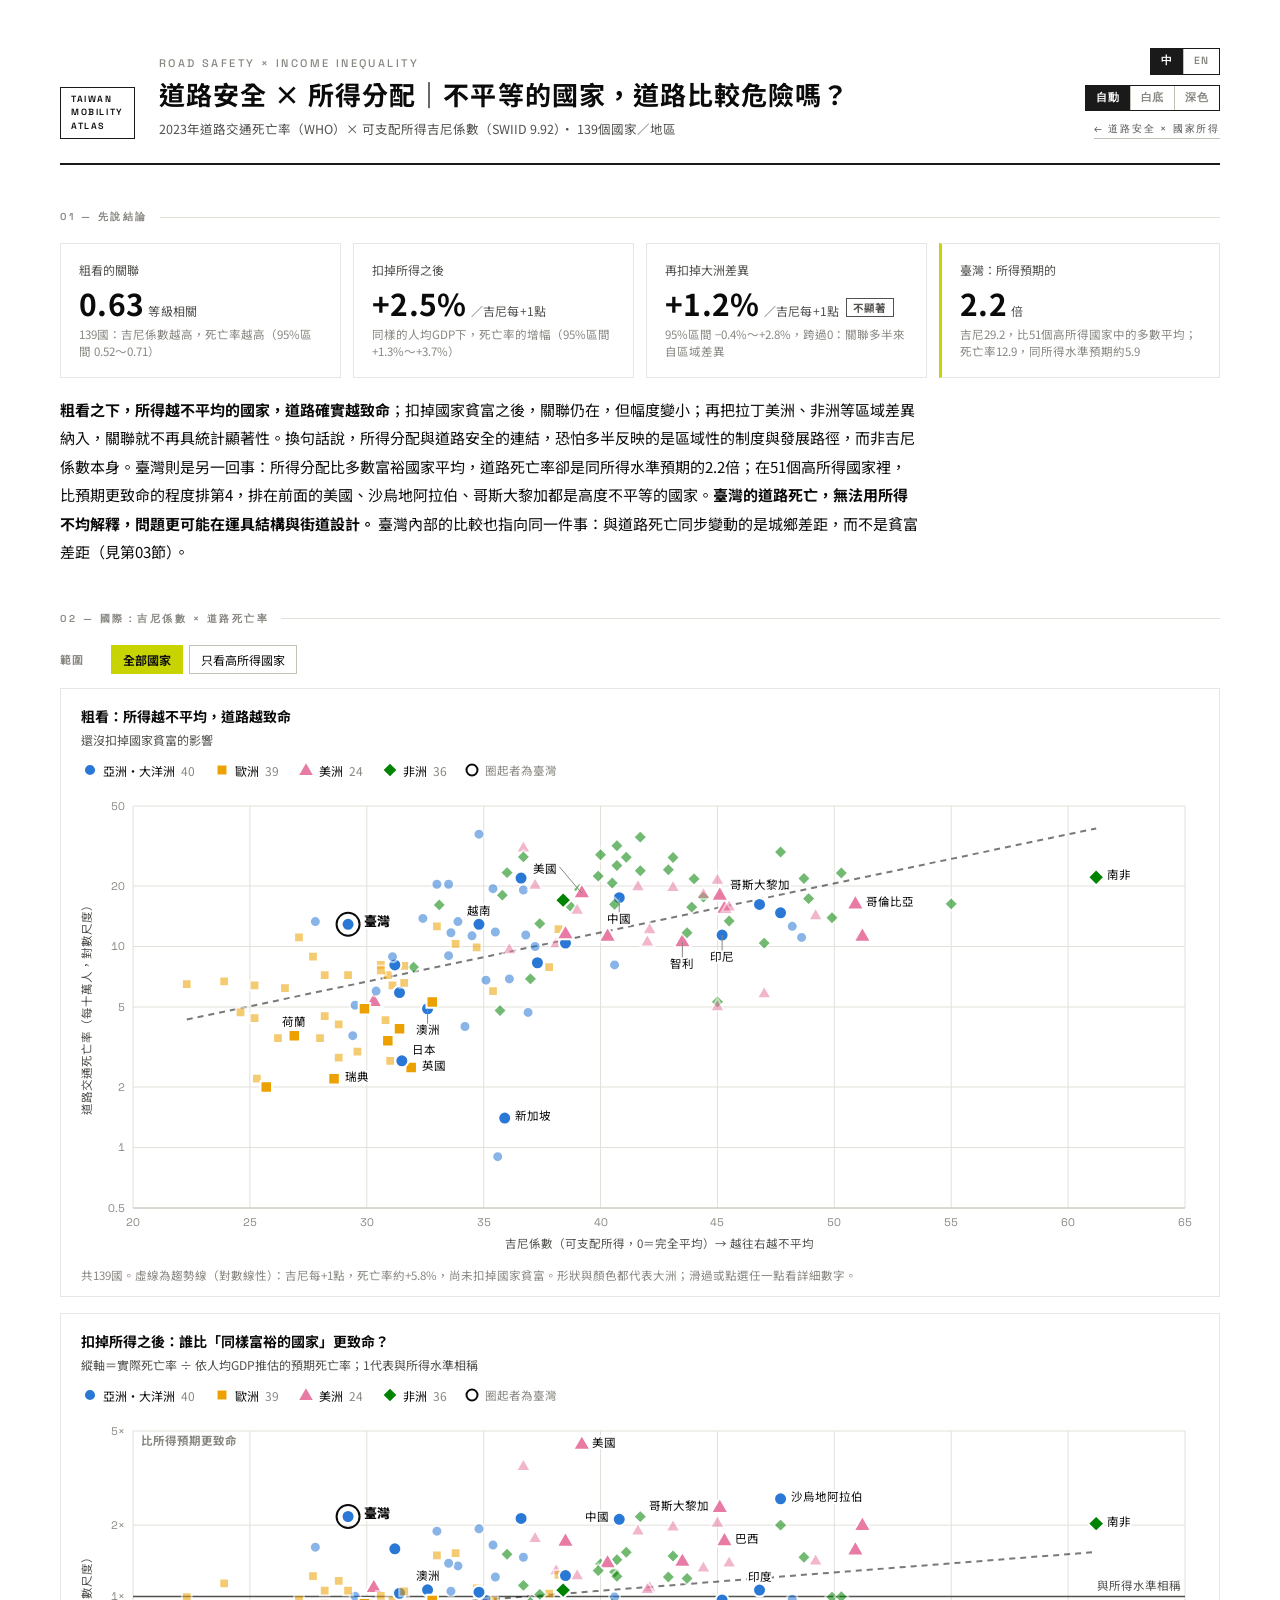
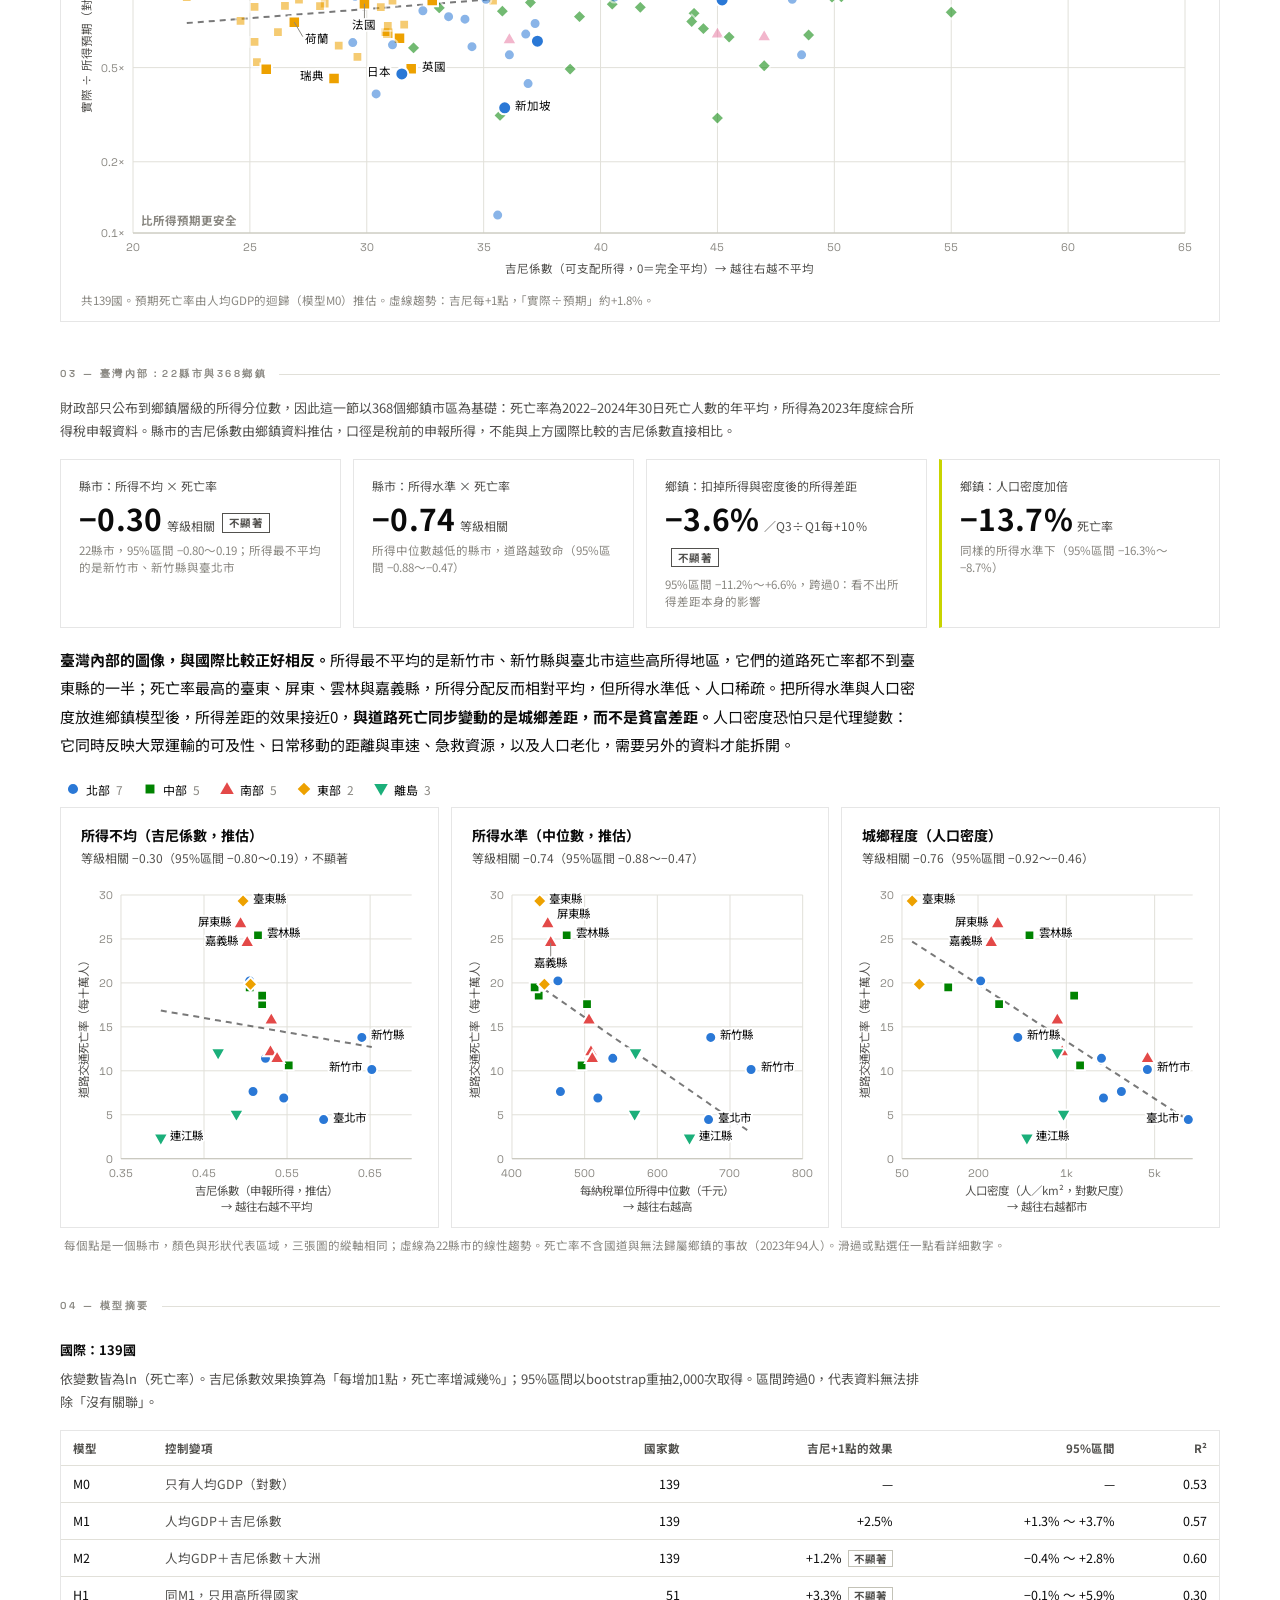
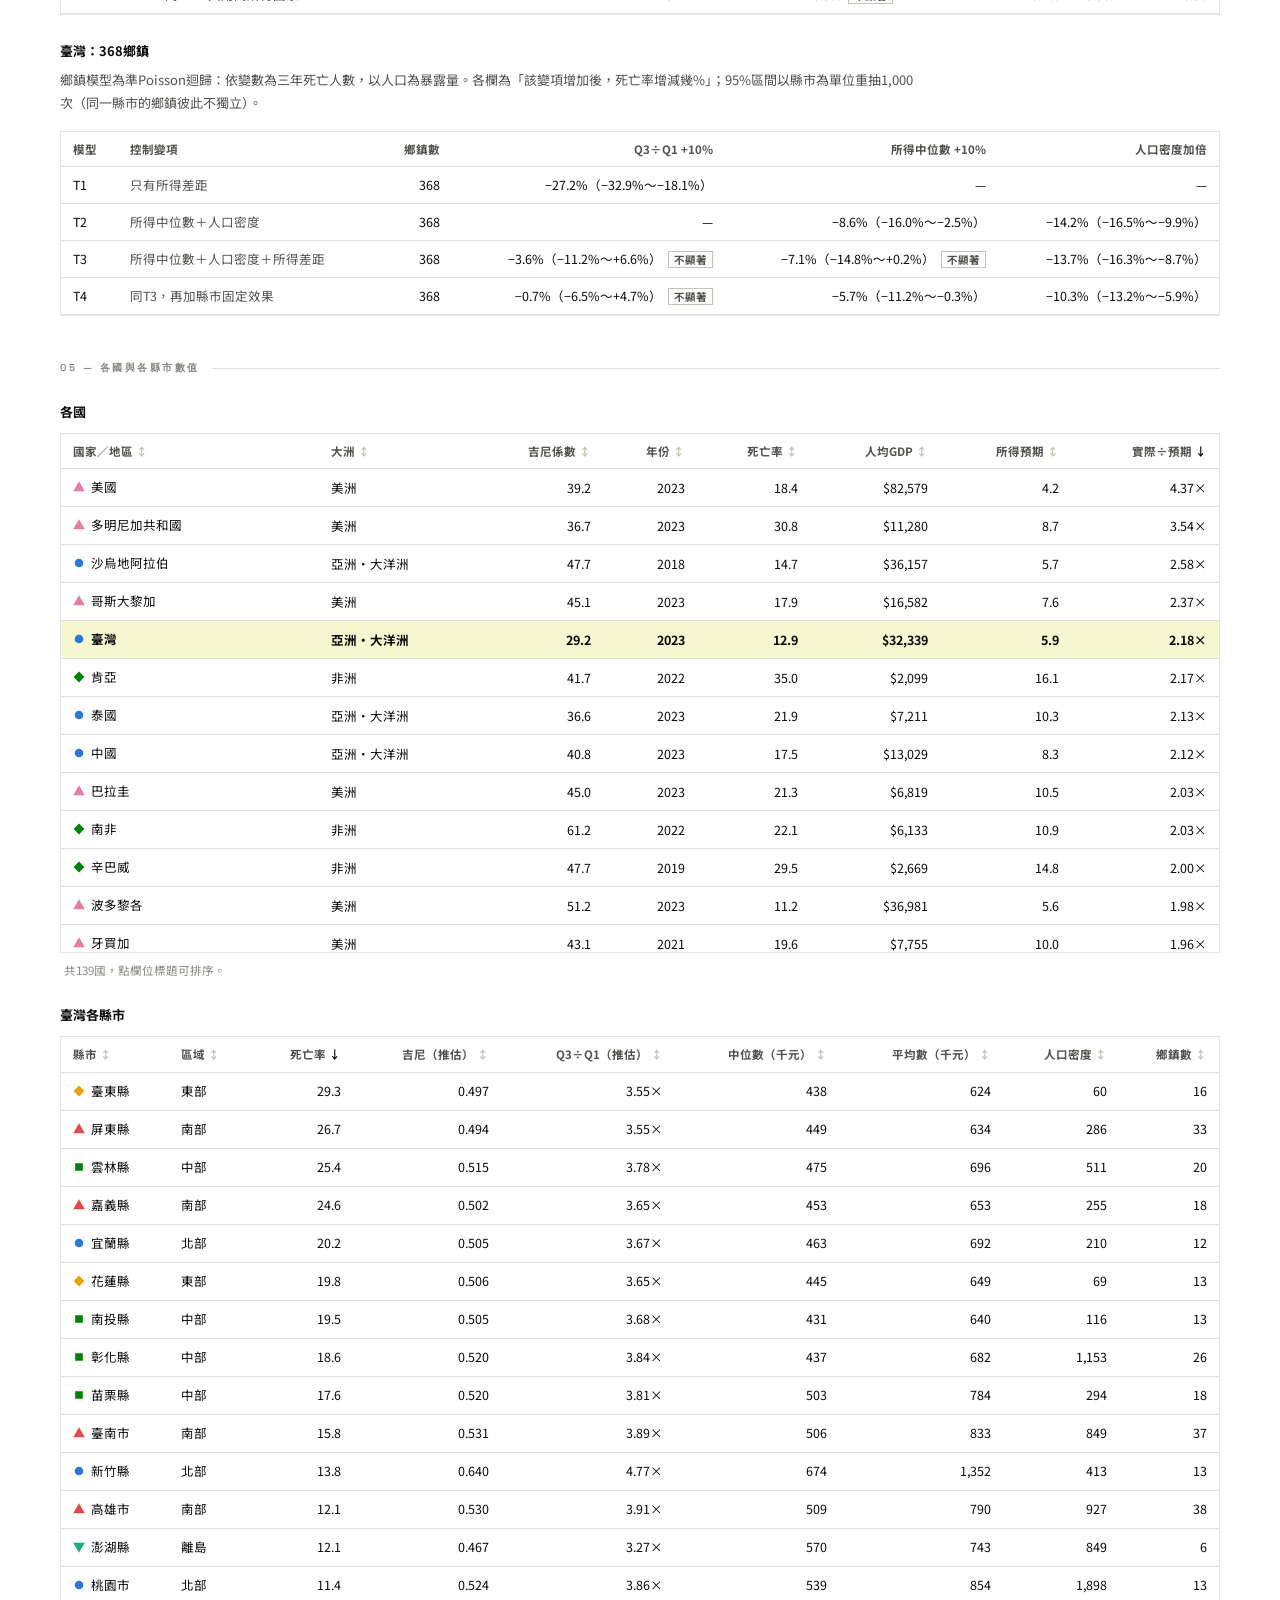
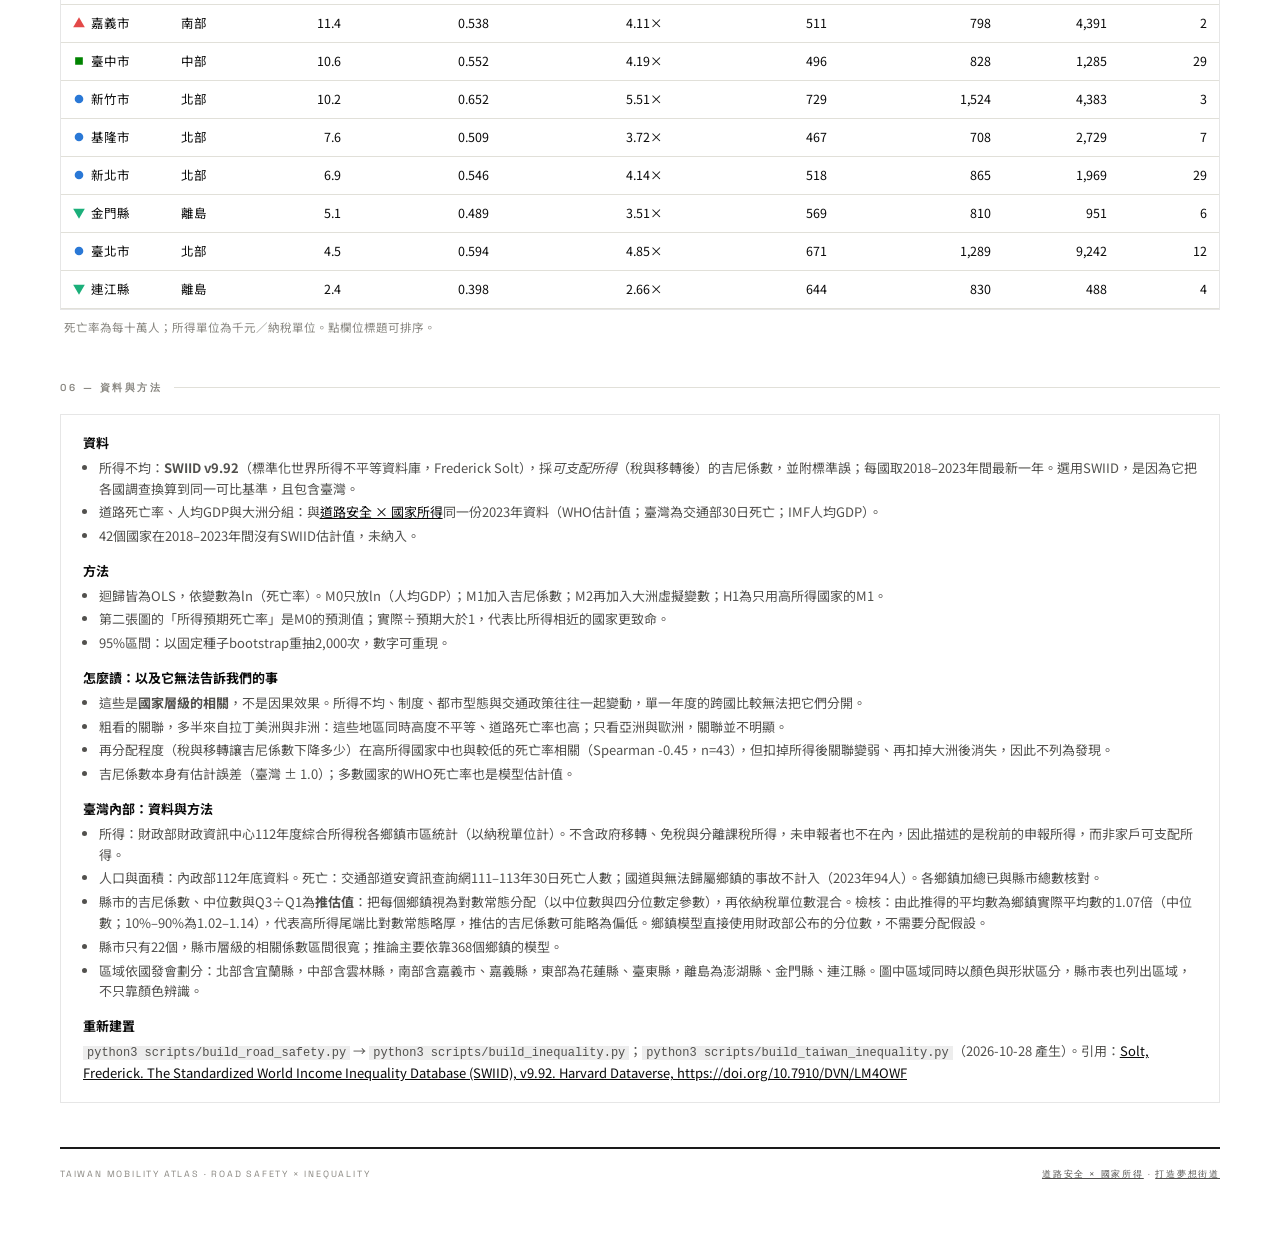
<file: road-safety-inequality.html>
<!DOCTYPE html>
<html lang="zh-Hant">
<head>
<meta charset="UTF-8">
<meta name="viewport" content="width=device-width, initial-scale=1.0">
<title>道路安全 × 所得分配｜打造夢想街道</title>
<meta name="description" content="以SWIID標準化吉尼係數與WHO道路交通死亡率，檢驗所得分配不均與道路安全的關係，並比較臺灣與其他國家。">
<meta name="theme-color" content="#1A1A1A">
<link rel="icon" type="image/png" sizes="32x32" href="assets/icon-32.png">
<script>
  // 在畫面繪製前套用主題與語言（與國際比較頁共用設定），避免先閃一下另一種樣式。
  (function () {
    var q = new URLSearchParams(location.search), d = document.documentElement;
    function get(k) { try { return localStorage.getItem(k); } catch (e) { return null; } }
    function set(k, v) { try { localStorage.setItem(k, v); } catch (e) {} }
    var th = q.get('theme'), lg = q.get('lang');
    if (th && /^(auto|light|dark)$/.test(th)) set('rs_theme', th); else th = get('rs_theme') || 'auto';
    if (lg && /^(zh|en)$/.test(lg)) set('lang', lg); else lg = get('lang') === 'en' ? 'en' : 'zh';
    if (th !== 'auto') d.setAttribute('data-theme', th);
    d.setAttribute('lang', lg === 'en' ? 'en' : 'zh-Hant');
    window.__RS_LANG = lg; window.__RS_THEME = th;
  })();
</script>
<link rel="preconnect" href="https://fonts.googleapis.com">
<link href="https://fonts.googleapis.com/css2?family=Noto+Sans+TC:wght@300;400;700;900&family=Space+Grotesk:wght@400;500;600;700&display=swap" rel="stylesheet">
<style>
/* ------------------------------------------------------------------ tokens
   與 road-safety.html 同一套：品牌色（lime／黑）用於版面；大洲用經驗證的 4 色＋形狀雙重編碼。 */
:root {
  color-scheme: light;
  --lime: #C8D400; --lime-dk: #A8B200;
  --page: #ffffff; --surface: #ffffff;
  --ink: #0b0b0b; --ink-2: #52514e; --muted: #898781;
  --grid: #e1e0d9; --axis: #c3c2b7; --rule: #1A1A1A;
  --hair: rgba(11,11,11,0.10);
  --c-asia: #2a78d6; --c-europe: #eda100; --c-americas: #e87ba4; --c-africa: #008300;
  --c-north: #2a78d6; --c-central: #008300; --c-south: #e34948; --c-east: #eda100; --c-island: #1baf7a;
  --font-zh: 'Noto Sans TC', system-ui, sans-serif;
  --font-en: 'Space Grotesk', system-ui, sans-serif;
}
@media (prefers-color-scheme: dark) {
  :root:where(:not([data-theme="light"])) {
    color-scheme: dark;
    --page: #0d0d0d; --surface: #1a1a19;
    --ink: #ffffff; --ink-2: #c3c2b7; --muted: #898781;
    --grid: #2c2c2a; --axis: #383835; --rule: #e8e8e4;
    --hair: rgba(255,255,255,0.10);
    --c-asia: #3987e5; --c-europe: #c98500; --c-americas: #d55181; --c-africa: #008300;
    --c-north: #3987e5; --c-central: #008300; --c-south: #e66767; --c-east: #c98500; --c-island: #199e70;
  }
}
:root[data-theme="dark"] {
  color-scheme: dark;
  --page: #0d0d0d; --surface: #1a1a19;
  --ink: #ffffff; --ink-2: #c3c2b7; --muted: #898781;
  --grid: #2c2c2a; --axis: #383835; --rule: #e8e8e4;
  --hair: rgba(255,255,255,0.10);
  --c-asia: #3987e5; --c-europe: #c98500; --c-americas: #d55181; --c-africa: #008300;
  --c-north: #3987e5; --c-central: #008300; --c-south: #e66767; --c-east: #c98500; --c-island: #199e70;
}

* { box-sizing: border-box; margin: 0; padding: 0; }
body { background: var(--page); color: var(--ink); font-family: var(--font-zh); line-height: 1.6; -webkit-font-smoothing: antialiased; }
.shell { max-width: 1240px; margin: 0 auto; padding: 48px 40px 80px; }

.page-header { display: flex; align-items: flex-end; gap: 24px; margin-bottom: 44px; padding-bottom: 24px; border-bottom: 2px solid var(--rule); }
.logo-mark { font-family: var(--font-en); font-size: 9px; font-weight: 600; letter-spacing: .18em; border: 1.5px solid var(--rule); padding: 5px 10px; text-transform: uppercase; line-height: 1.5; white-space: nowrap; }
.title-block { flex: 1; min-width: 0; }
.eyebrow { font-family: var(--font-en); font-size: 11px; font-weight: 500; letter-spacing: .22em; text-transform: uppercase; color: var(--muted); }
h1 { font-weight: 700; font-size: 26px; letter-spacing: .04em; margin-top: 4px; line-height: 1.35; }
.sub { margin-top: 8px; font-size: 12.5px; color: var(--ink-2); }
.back { font-family: var(--font-en); font-size: 10px; letter-spacing: .18em; text-transform: uppercase; color: var(--ink-2); text-decoration: none; border-bottom: 1px solid var(--axis); white-space: nowrap; padding-bottom: 1px; }
.back:hover { color: var(--ink); border-color: var(--ink); }
.ctrls { display: flex; flex-direction: column; align-items: flex-end; gap: 10px; }
.seg { display: inline-flex; border: 1.5px solid var(--rule); }
.seg button { font-family: var(--font-en); font-size: 10.5px; font-weight: 600; letter-spacing: .08em; padding: 5px 10px;
  background: var(--surface); color: var(--muted); border: 0; cursor: pointer; line-height: 1.4; }
.seg button + button { border-left: 1px solid var(--axis); }
.seg button[aria-pressed="true"] { background: var(--rule); color: var(--page); }
.seg button:focus-visible { outline: 2px solid var(--ink); outline-offset: 2px; }

.section { margin-bottom: 44px; }
.section-label { font-family: var(--font-en); font-size: 10px; font-weight: 600; letter-spacing: .25em; text-transform: uppercase; color: var(--muted); margin-bottom: 18px; display: flex; align-items: center; gap: 12px; }
.section-label::after { content: ''; flex: 1; height: 1px; background: var(--grid); }
.lead { font-size: 15px; line-height: 1.9; max-width: 860px; margin: 18px 0 0; }
.lead strong { font-weight: 700; }
.kicker { font-size: 13px; color: var(--ink-2); max-width: 860px; margin: -4px 0 16px; line-height: 1.8; }

.tiles { display: grid; grid-template-columns: repeat(4, minmax(0, 1fr)); gap: 12px; }
.tile { background: var(--surface); border: 1px solid var(--hair); padding: 16px 18px; }
.tile .label { font-size: 12px; color: var(--ink-2); }
.tile .value { font-size: 30px; font-weight: 700; line-height: 1.15; margin-top: 6px; letter-spacing: .01em; font-variant-numeric: tabular-nums; }
.tile .unit { font-size: 12px; font-weight: 400; color: var(--ink-2); margin-left: 4px; }
.tile .note { font-size: 11.5px; color: var(--muted); margin-top: 6px; line-height: 1.5; }
.tile.lead-tile { border-left: 3px solid var(--lime); }
.badge { display: inline-block; font-size: 10.5px; font-weight: 700; padding: 1px 6px; margin-left: 6px; border: 1px solid var(--ink-2); color: var(--ink-2); vertical-align: middle; letter-spacing: .04em; line-height: 1.5; }

.filters { display: flex; flex-wrap: wrap; gap: 10px 22px; align-items: center; margin-bottom: 14px; }
.fgroup { display: flex; flex-wrap: wrap; align-items: center; gap: 6px; }
.flabel { font-size: 11px; font-weight: 700; letter-spacing: .12em; color: var(--muted); margin-right: 4px; }
.chip { font-family: var(--font-zh); font-size: 12px; padding: 6px 11px; border: 1px solid var(--axis); background: var(--surface); color: var(--ink); cursor: pointer; line-height: 1.3; }
.chip:hover { border-color: var(--ink); }
.chip[aria-pressed="true"] { background: var(--lime); border-color: var(--lime); color: #111; font-weight: 700; }
.chip:focus-visible, .lg-item:focus-visible, th button:focus-visible { outline: 2px solid var(--ink); outline-offset: 2px; }

.card { background: var(--surface); border: 1px solid var(--hair); padding: 16px 16px 10px; position: relative; }
.card + .card { margin-top: 16px; }
.card-title { font-size: 14px; font-weight: 700; margin: 0 4px 2px; }
.card-sub { font-size: 12px; color: var(--ink-2); margin: 0 4px 10px; }
.legend { display: flex; flex-wrap: wrap; gap: 6px 16px; align-items: center; margin: 0 4px 6px; }
.lg-item { display: inline-flex; align-items: center; gap: 6px; font-size: 12px; color: var(--ink); background: none; border: 0; cursor: pointer; padding: 3px 2px; font-family: inherit; }
.lg-item[aria-pressed="false"] { color: var(--muted); text-decoration: line-through; }
.lg-item[aria-pressed="false"] svg { opacity: .3; }
.lg-item .n { color: var(--muted); font-variant-numeric: tabular-nums; }
.lg-note { font-size: 11.5px; color: var(--muted); display: inline-flex; align-items: center; gap: 6px; }
.chart { position: relative; width: 100%; }
.chart svg { display: block; width: 100%; height: auto; overflow: visible; }
.chart text { font-family: var(--font-zh); }
.tick text { font-family: var(--font-en); font-size: 11px; fill: var(--muted); font-variant-numeric: tabular-nums; }
.gridline { stroke: var(--grid); stroke-width: 1; }
.axisline { stroke: var(--axis); stroke-width: 1; }
.refline { stroke: var(--ink-2); stroke-width: 1.5; }
.reflabel { font-size: 11.5px; fill: var(--ink-2); paint-order: stroke; stroke: var(--surface); stroke-width: 4px; stroke-linejoin: round; }
.trend { stroke: var(--ink); stroke-width: 2; stroke-dasharray: 6 5; fill: none; opacity: .55; }
.zone { font-size: 11.5px; font-weight: 700; fill: var(--muted); paint-order: stroke; stroke: var(--surface); stroke-width: 4px; stroke-linejoin: round; pointer-events: none; }
.axis-title { font-size: 11.5px; fill: var(--ink-2); }
.pt { stroke: var(--surface); stroke-width: 2; }
.pt.bg { opacity: .55; }
@media (prefers-color-scheme: dark) { :root:where(:not([data-theme="light"])) .pt.bg { opacity: .75; } }
:root[data-theme="dark"] .pt.bg { opacity: .75; }
.pt.hot { stroke: var(--ink); opacity: 1; }
.g-asia { fill: var(--c-asia); } .g-europe { fill: var(--c-europe); }
.g-americas { fill: var(--c-americas); } .g-africa { fill: var(--c-africa); }
.g-north { fill: var(--c-north); } .g-central { fill: var(--c-central); } .g-south { fill: var(--c-south); }
.g-east { fill: var(--c-east); } .g-island { fill: var(--c-island); }
.tw-ring { fill: none; stroke: var(--ink); stroke-width: 2; }
.plabel { font-size: 11.5px; fill: var(--ink); paint-order: stroke; stroke: var(--surface); stroke-width: 4px; stroke-linejoin: round; pointer-events: none; }
.plabel.tw { font-size: 13px; font-weight: 900; }
.hit { fill: transparent; }
.leader { stroke: var(--muted); stroke-width: 1; pointer-events: none; }

.tip { position: absolute; z-index: 5; pointer-events: none; background: var(--surface); color: var(--ink); border: 1px solid var(--hair); box-shadow: 0 6px 24px rgba(0,0,0,.14); padding: 10px 12px; min-width: 200px; max-width: 270px; font-size: 12px; line-height: 1.5; display: none; }
.tip .tn { font-weight: 700; display: flex; align-items: center; gap: 6px; }
.tip .ten { color: var(--muted); font-weight: 400; font-family: var(--font-en); }
.tip dl { display: grid; grid-template-columns: auto 1fr; gap: 1px 10px; margin-top: 6px; color: var(--ink-2); }
.tip dd { color: var(--ink); text-align: right; font-variant-numeric: tabular-nums; }
.tip .tsrc { margin-top: 6px; padding-top: 6px; border-top: 1px solid var(--grid); font-size: 11px; color: var(--muted); }
.caption { font-size: 11.5px; color: var(--muted); margin: 8px 4px 2px; }
.tw-legend { margin-top: 18px; }
.sm { display: grid; grid-template-columns: repeat(3, minmax(0, 1fr)); gap: 12px; margin-top: 4px; }
.sm .card + .card { margin-top: 0; }
.subhead { font-size: 13px; font-weight: 700; color: var(--ink); margin: 26px 0 10px; }
#twMtable { min-width: 760px; } #twCtable { min-width: 760px; }

.twrap { overflow: auto; border: 1px solid var(--hair); background: var(--surface); -webkit-overflow-scrolling: touch; }
.twrap.tall { max-height: 520px; }
table { border-collapse: collapse; width: 100%; font-size: 12.5px; }
#mtable { min-width: 640px; } #ctable { min-width: 760px; }
th, td { padding: 8px 12px; text-align: left; border-bottom: 1px solid var(--grid); white-space: nowrap; }
th { font-weight: 700; color: var(--ink-2); font-size: 11.5px; position: sticky; top: 0; background: var(--surface); z-index: 1; }
th button { all: unset; cursor: pointer; }
th button::after { content: ' ↕'; color: var(--axis); }
th[aria-sort="ascending"] button::after { content: ' ↑'; color: var(--ink); }
th[aria-sort="descending"] button::after { content: ' ↓'; color: var(--ink); }
td.num, th.num { text-align: right; font-variant-numeric: tabular-nums; }
td.wrap { white-space: normal; min-width: 220px; color: var(--ink-2); }
tr.tw td { font-weight: 700; background: color-mix(in srgb, var(--lime) 18%, transparent); }
.swatch { display: inline-flex; align-items: center; gap: 6px; }
.sig { font-size: 10.5px; font-weight: 700; border: 1px solid var(--axis); padding: 0 5px; margin-left: 6px; color: var(--ink-2); }

.notes { background: var(--surface); border: 1px solid var(--hair); padding: 18px 22px; font-size: 13px; color: var(--ink-2); }
.notes h3 { font-size: 13px; color: var(--ink); margin: 14px 0 4px; }
.notes h3:first-child { margin-top: 0; }
.notes ul { padding-left: 1.2em; }
.notes li { margin: 3px 0; }
.notes a { color: var(--ink); }
.notes code { font-size: 12px; background: color-mix(in srgb, var(--ink) 7%, transparent); padding: 0 4px; }

.empty { background: var(--surface); border: 1px solid var(--hair); padding: 28px; font-size: 13.5px; color: var(--ink-2); }
.empty code { background: color-mix(in srgb, var(--ink) 7%, transparent); padding: 1px 6px; }

footer { border-top: 2px solid var(--rule); padding-top: 18px; margin-top: 40px; display: flex; flex-wrap: wrap; justify-content: space-between; gap: 10px; font-family: var(--font-en); font-size: 9px; letter-spacing: .2em; color: var(--muted); text-transform: uppercase; }
footer a { color: var(--ink-2); }

@media (max-width: 860px) { .tiles { grid-template-columns: repeat(2, minmax(0, 1fr)); } }
@media (max-width: 980px) { .sm { grid-template-columns: 1fr; } }
@media (max-width: 700px) {
  .shell { padding: 28px 16px 56px; }
  .page-header { flex-direction: column; align-items: flex-start; gap: 12px; margin-bottom: 32px; }
  .title-block { width: 100%; }
  .ctrls { flex-direction: row; flex-wrap: wrap; align-items: center; }
  h1 { font-size: 21px; }
  .lead { font-size: 14px; }
  .tile .value { font-size: 24px; }
  .tile .unit { display: block; margin: 2px 0 0; }
  .tile { padding: 14px; }
  .chip { padding: 8px 12px; }
  .card { padding: 12px 6px 8px; }
  .notes { padding: 16px; }
}
@media (prefers-reduced-motion: no-preference) { .pt { transition: opacity .15s; } }
</style>
</head>
<body>
<div class="shell">

<header class="page-header">
  <div class="logo-mark">Taiwan<br>Mobility<br>Atlas</div>
  <div class="title-block">
    <div class="eyebrow">Road Safety × Income Inequality</div>
    <h1 data-i18n="h1">道路安全 × 所得分配｜不平等的國家，道路比較危險嗎？</h1>
    <div class="sub" id="subline"></div>
  </div>
  <div class="ctrls">
    <div class="seg" id="langSeg" role="group" data-i18n-aria="langAria">
      <button type="button" data-lang="zh">中</button><button type="button" data-lang="en">EN</button>
    </div>
    <div class="seg" id="themeSeg" role="group" data-i18n-aria="themeAria">
      <button type="button" data-theme-opt="auto" data-i18n="thAuto">自動</button><button type="button" data-theme-opt="light" data-i18n="thLight">白底</button><button type="button" data-theme-opt="dark" data-i18n="thDark">深色</button>
    </div>
    <a class="back" href="road-safety.html" data-i18n="back">← 道路安全 × 國家所得</a>
  </div>
</header>

<div id="app" hidden>

<section class="section" aria-labelledby="s1">
  <div class="section-label" id="s1" data-i18n="s1">01 — 先說結論</div>
  <div class="tiles" id="tiles"></div>
  <p class="lead" id="lead"></p>
</section>

<section class="section" aria-labelledby="s2">
  <div class="section-label" id="s2" data-i18n="s2">02 — 吉尼係數 × 道路死亡率</div>
  <div class="filters" role="group" data-i18n-aria="viewAria">
    <span class="flabel" data-i18n="viewLabel">範圍</span>
    <div class="fgroup" id="viewSeg">
      <button type="button" class="chip" data-view="all" data-i18n="viewAll">全部國家</button>
      <button type="button" class="chip" data-view="hic" data-i18n="viewHic">只看高所得國家</button>
    </div>
  </div>
  <div class="card">
    <div class="card-title" data-i18n="c1Title">粗看：所得越不平均，道路越致命</div>
    <div class="card-sub" data-i18n="c1Sub">還沒扣掉國家貧富的影響</div>
    <div class="legend" id="legend1"></div>
    <div class="chart" id="chart1"><div class="tip" role="status" aria-live="polite"></div></div>
    <p class="caption" id="cap1"></p>
  </div>
  <div class="card">
    <div class="card-title" data-i18n="c2Title">扣掉所得之後：誰比「同樣富裕的國家」更致命？</div>
    <div class="card-sub" data-i18n="c2Sub">縱軸＝實際死亡率 ÷ 依人均GDP推估的預期死亡率；1 代表與所得水準相稱</div>
    <div class="legend" id="legend2"></div>
    <div class="chart" id="chart2"><div class="tip" role="status" aria-live="polite"></div></div>
    <p class="caption" id="cap2"></p>
  </div>
</section>

<section class="section" id="twSec" aria-labelledby="s3" hidden>
  <div class="section-label" id="s3" data-i18n="s3">03 — 臺灣內部：22縣市與368鄉鎮</div>
  <p class="kicker" id="twKicker"></p>
  <div class="tiles" id="twTiles"></div>
  <p class="lead" id="twLead"></p>
  <div class="legend tw-legend" id="twLegend"></div>
  <div class="sm">
    <div class="card"><div class="card-title" id="twc1t"></div><div class="card-sub" id="twc1s"></div>
      <div class="chart" id="twc1"><div class="tip" role="status" aria-live="polite"></div></div></div>
    <div class="card"><div class="card-title" id="twc2t"></div><div class="card-sub" id="twc2s"></div>
      <div class="chart" id="twc2"><div class="tip" role="status" aria-live="polite"></div></div></div>
    <div class="card"><div class="card-title" id="twc3t"></div><div class="card-sub" id="twc3s"></div>
      <div class="chart" id="twc3"><div class="tip" role="status" aria-live="polite"></div></div></div>
  </div>
  <p class="caption" id="twCap"></p>
</section>

<section class="section" aria-labelledby="s4">
  <div class="section-label" id="s4" data-i18n="s4">04 — 模型摘要</div>
  <div class="subhead" data-i18n="mIntl">國際：139國</div>
  <p class="kicker" id="mkicker"></p>
  <div class="twrap"><table id="mtable"></table></div>
  <div class="tw-only" hidden>
    <div class="subhead" data-i18n="mTw">臺灣：368鄉鎮</div>
    <p class="kicker" id="twMkicker"></p>
    <div class="twrap"><table id="twMtable"></table></div>
  </div>
</section>

<section class="section" aria-labelledby="s5">
  <div class="section-label" id="s5" data-i18n="s5">05 — 各國與各縣市數值</div>
  <div class="subhead" data-i18n="cIntl">各國</div>
  <div class="twrap tall"><table id="ctable"></table></div>
  <p class="caption" id="ccount"></p>
  <div class="tw-only" hidden>
    <div class="subhead" data-i18n="cTw">臺灣各縣市</div>
    <div class="twrap"><table id="twCtable"></table></div>
    <p class="caption" id="twCcount"></p>
  </div>
</section>

<section class="section" aria-labelledby="s6">
  <div class="section-label" id="s6" data-i18n="s6">06 — 資料與方法</div>
  <div class="notes" id="notes"></div>
</section>

</div>

<div class="empty" id="empty" hidden></div>

<footer>
  <span>Taiwan Mobility Atlas · Road Safety × Inequality</span>
  <span><a href="road-safety.html" data-i18n="footBack">道路安全 × 國家所得</a> · <a href="./" data-i18n="footHome">打造夢想街道</a></span>
</footer>
</div>

<script>
(function () {
  'use strict';

  // ================================================================ 文字（中／英）
  const I18N = {
    zh: {
      htmlLang: 'zh-Hant', locale: 'zh-Hant',
      title: '道路安全 × 所得分配｜打造夢想街道',
      desc: '以SWIID標準化吉尼係數與WHO道路交通死亡率，檢驗所得分配不均與道路安全的關係，並比較臺灣與其他國家。',
      h1: '道路安全 × 所得分配｜不平等的國家，道路比較危險嗎？',
      back: '← 道路安全 × 國家所得', footBack: '道路安全 × 國家所得', footHome: '打造夢想街道',
      langAria: '語言', themeAria: '顏色主題', thAuto: '自動', thLight: '白底', thDark: '深色',
      s1: '01 — 先說結論', s2: '02 — 國際：吉尼係數 × 道路死亡率', s3: '03 — 臺灣內部：22縣市與368鄉鎮', s4: '04 — 模型摘要',
      s5: '05 — 各國與各縣市數值', s6: '06 — 資料與方法', mIntl: '國際：139國', mTw: '臺灣：368鄉鎮', cIntl: '各國', cTw: '臺灣各縣市',
      viewAria: '顯示範圍', viewLabel: '範圍', viewAll: '全部國家', viewHic: '只看高所得國家',
      c1Title: '粗看：所得越不平均，道路越致命', c1Sub: '還沒扣掉國家貧富的影響',
      c2Title: '扣掉所得之後：誰比「同樣富裕的國家」更致命？',
      c2Sub: '縱軸＝實際死亡率 ÷ 依人均GDP推估的預期死亡率；1代表與所得水準相稱',
      subline: (y, n, v) => `${y}年道路交通死亡率（WHO）× 可支配所得吉尼係數（SWIID ${v}）· ${n}個國家／地區`,
      groups: { asia: '亞洲・大洋洲', europe: '歐洲', americas: '美洲', africa: '非洲' },
      legendAria: '大洲分組（點擊可隱藏）', legendNote: '圈起者為臺灣',
      t1: '粗看的關聯', t1unit: '等級相關', t1note: (n, lo, hi) => `${n}國：吉尼係數越高，死亡率越高（95%區間 ${lo}～${hi}）`,
      t2: '扣掉所得之後', t2unit: '／吉尼每+1點', t2note: (lo, hi) => `同樣的人均GDP下，死亡率的增幅（95%區間 ${lo}～${hi}）`,
      t3: '再扣掉大洲差異', t3unit: '／吉尼每+1點', t3badge: '不顯著', t3note: (lo, hi) => `95%區間 ${lo}～${hi}，跨過0：關聯多半來自區域差異`,
      t4: '臺灣：所得預期的', t4unit: '倍', t4note: (g, e, r, n) => `吉尼${g}，比${n}個高所得國家中的多數平均；死亡率${r}，同所得水準預期約${e}`,
      lead: m => `<strong>粗看之下，所得越不平均的國家，道路確實越致命</strong>；扣掉國家貧富之後，關聯仍在，但幅度變小；再把拉丁美洲、非洲等區域差異納入，關聯就不再具統計顯著性。換句話說，所得分配與道路安全的連結，恐怕多半反映的是區域性的制度與發展路徑，而非吉尼係數本身。臺灣則是另一回事：所得分配比多數富裕國家平均，道路死亡率卻是同所得水準預期的${m.ratio}倍；在51個高所得國家裡，比預期更致命的程度排第${m.rank}，排在前面的${m.above}都是高度不平等的國家。<strong>臺灣的道路死亡，無法用所得不均解釋，問題更可能在運具結構與街道設計。</strong>`,
      xTitle: '吉尼係數（可支配所得，0＝完全平均）→ 越往右越不平均',
      y1Title: '道路交通死亡率（每十萬人，對數尺度）', y2Title: '實際 ÷ 所得預期（對數尺度）',
      refLabel: '與所得水準相稱', zoneHi: '比所得預期更致命', zoneLo: '比所得預期更安全',
      trend: '趨勢線',
      chartAria: (n, w) => `散佈圖：橫軸吉尼係數，縱軸${w}。共${n}國。數值見下方「各國數值」表。`,
      cap1: (n, p) => `共${n}國。虛線為趨勢線（對數線性）：吉尼每+1點，死亡率約${p}，尚未扣掉國家貧富。形狀與顏色都代表大洲；滑過或點選任一點看詳細數字。`,
      cap2: (n, p) => `共${n}國。預期死亡率由人均GDP的迴歸（模型M0）推估。虛線趨勢：吉尼每+1點，「實際÷預期」約${p}。`,
      tipGini: '吉尼係數', tipRate: '死亡率', tipGdp: '人均GDP', tipExp: '所得預期', tipRatio: '實際 ÷ 預期',
      tipYear: y => `（${y}年）`, tipTW: '死亡率為交通部30日死亡人數 ÷ 人口，非WHO估計值',
      per100k: '／十萬人',
      mkicker: '依變數皆為ln（死亡率）。吉尼係數效果換算為「每增加1點，死亡率增減幾%」；95%區間以bootstrap重抽2,000次取得。區間跨過0，代表資料無法排除「沒有關聯」。',
      mcols: { model: '模型', spec: '控制變項', n: '國家數', eff: '吉尼+1點的效果', ci: '95%區間', r2: 'R²' },
      models: { M0: ['M0', '只有人均GDP（對數）'], M1: ['M1', '人均GDP＋吉尼係數'], M2: ['M2', '人均GDP＋吉尼係數＋大洲'], H1: ['H1', '同M1，只用高所得國家'] },
      sigNo: '不顯著', na: '—',
      ccols: { name: '國家／地區', group: '大洲', gini: '吉尼係數', gy: '年份', rate: '死亡率', gdp: '人均GDP', exp: '所得預期', ratio: '實際÷預期' },
      ccount: n => `共${n}國，點欄位標題可排序。`,
      leadTw: ' 臺灣內部的比較也指向同一件事：與道路死亡同步變動的是城鄉差距，而不是貧富差距（見第03節）。',
      twKicker: (n, y0, y2, iy) => `財政部只公布到鄉鎮層級的所得分位數，因此這一節以${n}個鄉鎮市區為基礎：死亡率為${y0}–${y2}年30日死亡人數的年平均，所得為${iy}年度綜合所得稅申報資料。縣市的吉尼係數由鄉鎮資料推估，口徑是稅前的申報所得，不能與上方國際比較的吉尼係數直接相比。`,
      twT1: '縣市：所得不均 × 死亡率', twRhoUnit: '等級相關', twT1note: (lo, hi) => `22縣市，95%區間 ${lo}～${hi}；所得最不平均的是新竹市、新竹縣與臺北市`,
      twT2: '縣市：所得水準 × 死亡率', twT2note: (lo, hi) => `所得中位數越低的縣市，道路越致命（95%區間 ${lo}～${hi}）`,
      twT3: '鄉鎮：扣掉所得與密度後的所得差距', twT3unit: '／Q3÷Q1每+10%', twT3note: (lo, hi) => `95%區間 ${lo}～${hi}，跨過0：看不出所得差距本身的影響`,
      twT4: '鄉鎮：人口密度加倍', twT4unit: '死亡率', twT4note: (lo, hi) => `同樣的所得水準下（95%區間 ${lo}～${hi}）`,
      twLead: '<strong>臺灣內部的圖像，與國際比較正好相反。</strong>所得最不平均的是新竹市、新竹縣與臺北市這些高所得地區，它們的道路死亡率都不到臺東縣的一半；死亡率最高的臺東、屏東、雲林與嘉義縣，所得分配反而相對平均，但所得水準低、人口稀疏。把所得水準與人口密度放進鄉鎮模型後，所得差距的效果接近0，<strong>與道路死亡同步變動的是城鄉差距，而不是貧富差距。</strong>人口密度恐怕只是代理變數：它同時反映大眾運輸的可及性、日常移動的距離與車速、急救資源，以及人口老化，需要另外的資料才能拆開。',
      twP1: '所得不均（吉尼係數，推估）', twP2: '所得水準（中位數，推估）', twP3: '城鄉程度（人口密度）',
      twX1: '吉尼係數（申報所得，推估）→ 越往右越不平均', twX2: '每納稅單位所得中位數（千元）→ 越往右越高',
      twX3: '人口密度（人／km²，對數尺度）→ 越往右越都市', twY: '道路交通死亡率（每十萬人）',
      twRho: (r, lo, hi) => `等級相關 ${r}（95%區間 ${lo}～${hi}）`, twNs: '，不顯著',
      twAria: ti => `散佈圖：${ti} × 道路交通死亡率，22縣市。數值見下方縣市表。`,
      twCap: n => `每個點是一個縣市，顏色與形狀代表區域，三張圖的縱軸相同；虛線為22縣市的線性趨勢。死亡率不含國道與無法歸屬鄉鎮的事故（2023年${n}人）。滑過或點選任一點看詳細數字。`,
      regions: { north: '北部', central: '中部', south: '南部', east: '東部', island: '離島' },
      twLegendAria: '區域分組（點擊可隱藏，三張圖同步）', twRegion: '區域',
      twGini: '吉尼係數（推估）', twIqr: 'Q3 ÷ Q1（推估）', twMed: '所得中位數（推估）', twMean: '所得平均數', twDens: '人口密度',
      kNtd: '千元', perKm2: '／km²', twTipSrc: (d, n) => `2022–2024年30日死亡共${d}人；${n}個鄉鎮市區`,
      twMkicker: '鄉鎮模型為準Poisson迴歸：依變數為三年死亡人數，以人口為暴露量。各欄為「該變項增加後，死亡率增減幾%」；95%區間以縣市為單位重抽1,000次（同一縣市的鄉鎮彼此不獨立）。',
      twMcols: { model: '模型', spec: '控制變項', n: '鄉鎮數', iqr: 'Q3÷Q1 +10%', median: '所得中位數 +10%', density: '人口密度加倍' },
      twModels: { T1: '只有所得差距', T2: '所得中位數＋人口密度', T3: '所得中位數＋人口密度＋所得差距', T4: '同T3，再加縣市固定效果' },
      twCcols: { county: '縣市', region: '區域', rate: '死亡率', gini: '吉尼（推估）', iqr: 'Q3÷Q1（推估）', med: '中位數（千元）', mean: '平均數（千元）', dens: '人口密度', towns: '鄉鎮數' },
      twCcount: '死亡率為每十萬人；所得單位為千元／納稅單位。點欄位標題可排序。',
      empty: '<p><strong>資料尚未建置。</strong>這一頁需要 <code>data/road_safety_inequality.json</code>，請在專案根目錄依序執行 <code>python3 scripts/build_road_safety.py</code> 與 <code>python3 scripts/build_inequality.py</code>，完成後重新整理即可。</p>',
    },
    en: {
      htmlLang: 'en', locale: 'en',
      title: 'Road Safety × Income Inequality | Build Dream Streets',
      desc: 'Testing whether income inequality (SWIID standardized Gini) is linked to road traffic deaths (WHO), and where Taiwan stands.',
      h1: 'Road safety × income inequality: are unequal countries’ roads deadlier?',
      back: '← Road safety × national income', footBack: 'Road safety × national income', footHome: 'Build Dream Streets',
      langAria: 'Language', themeAria: 'Colour theme', thAuto: 'Auto', thLight: 'Light', thDark: 'Dark',
      s1: '01 — The short answer', s2: '02 — Countries: Gini × road deaths', s3: '03 — Within Taiwan: 22 counties, 368 townships', s4: '04 — Model summary',
      s5: '05 — Country and county values', s6: '06 — Data & method', mIntl: 'Countries: 139', mTw: 'Taiwan: 368 townships', cIntl: 'Countries', cTw: 'Taiwan’s counties',
      viewAria: 'View', viewLabel: 'View', viewAll: 'All countries', viewHic: 'High-income only',
      c1Title: 'At first glance: more unequal, deadlier roads', c1Sub: 'Not yet adjusted for how rich a country is',
      c2Title: 'After adjusting for income: who is deadlier than equally rich countries?',
      c2Sub: 'Vertical axis = actual death rate ÷ rate expected from GDP per capita; 1 = in line with income',
      subline: (y, n, v) => `${y} road traffic death rates (WHO) × disposable-income Gini (SWIID ${v}) · ${n} countries and areas`,
      groups: { asia: 'Asia & Oceania', europe: 'Europe', americas: 'Americas', africa: 'Africa' },
      legendAria: 'Continent groups (click to hide)', legendNote: 'Circled: Taiwan',
      t1: 'Raw association', t1unit: 'rank correlation', t1note: (n, lo, hi) => `${n} countries: higher Gini, higher death rate (95% CI ${lo} to ${hi})`,
      t2: 'Adjusted for income', t2unit: 'per +1 Gini point', t2note: (lo, hi) => `Change in death rate at the same GDP per capita (95% CI ${lo} to ${hi})`,
      t3: 'Also adjusted for continent', t3unit: 'per +1 Gini point', t3badge: 'Not significant', t3note: (lo, hi) => `95% CI ${lo} to ${hi} crosses zero: the link is largely regional`,
      t4: 'Taiwan vs. its income-expected rate', t4unit: '×', t4note: (g, e, r, n) => `Gini ${g}, more equal than most of ${n} high-income countries; death rate ${r} vs. ~${e} expected at its income`,
      lead: m => `<strong>At first glance, more unequal countries do have deadlier roads.</strong> The link survives adjusting for national income, though it shrinks; once regional differences (Latin America, Africa) are taken into account, it is no longer statistically significant. The connection between inequality and road safety seems to reflect regional institutions and development paths more than the Gini coefficient itself. Taiwan is a different story: its income is more evenly distributed than in most rich countries, yet its road death rate is ${m.ratio}× what its income would predict. Among 51 high-income countries it ranks ${m.rankEn} on that measure, and the ones ahead of it (${m.above}) are all highly unequal. <strong>Taiwan’s road deaths cannot be explained by inequality; transport mode mix and street design are the likelier culprits.</strong>`,
      xTitle: 'Gini coefficient (disposable income, 0 = perfectly equal) → more unequal',
      y1Title: 'Road traffic deaths per 100,000 (log scale)', y2Title: 'Actual ÷ income-expected (log scale)',
      refLabel: 'In line with income', zoneHi: 'Deadlier than income predicts', zoneLo: 'Safer than income predicts',
      trend: 'Trend',
      chartAria: (n, w) => `Scatter plot: Gini coefficient across, ${w} up the side. ${n} countries. Values are listed in the country table below.`,
      cap1: (n, p) => `${n} countries. Dashed line: log-linear trend, about ${p} in death rate per +1 Gini point, before adjusting for income. Shape and colour both show the continent; hover or tap any point for details.`,
      cap2: (n, p) => `${n} countries. Expected rates come from a regression on GDP per capita (model M0). Dashed trend: about ${p} in actual÷expected per +1 Gini point.`,
      tipGini: 'Gini', tipRate: 'Death rate', tipGdp: 'GDP per capita', tipExp: 'Income-expected', tipRatio: 'Actual ÷ expected',
      tipYear: y => ` (${y})`, tipTW: 'Rate: MOTC 30-day deaths ÷ population; not a WHO estimate',
      per100k: ' /100k',
      mkicker: 'All models predict ln(death rate). The Gini effect is shown as the % change in death rate per +1 Gini point; 95% intervals come from 2,000 bootstrap resamples. An interval that crosses zero means the data cannot rule out no association.',
      mcols: { model: 'Model', spec: 'Controls', n: 'Countries', eff: 'Effect of +1 Gini point', ci: '95% interval', r2: 'R²' },
      models: { M0: ['M0', 'GDP per capita (log) only'], M1: ['M1', 'GDP per capita + Gini'], M2: ['M2', 'GDP per capita + Gini + continent'], H1: ['H1', 'As M1, high-income countries only'] },
      sigNo: 'n.s.', na: '—',
      ccols: { name: 'Country / area', group: 'Continent', gini: 'Gini', gy: 'Year', rate: 'Death rate', gdp: 'GDP per capita', exp: 'Expected', ratio: 'Actual÷expected' },
      ccount: n => `${n} countries. Click a column heading to sort.`,
      leadTw: ' Inside Taiwan the comparison points the same way: road deaths move with the urban–rural divide, not with income inequality (see section 03).',
      twKicker: (n, y0, y2, iy) => `The Ministry of Finance publishes income quartiles only down to township level, so this section builds on ${n} townships: death rates are the ${y0}–${y2} annual average of 30-day deaths, and income comes from ${iy} income-tax filings. County Gini coefficients are estimated from township data, on pre-tax filed income, so they cannot be compared with the international Gini above.`,
      twT1: 'Counties: inequality × death rate', twRhoUnit: 'rank correlation', twT1note: (lo, hi) => `22 counties, 95% CI ${lo} to ${hi}; the most unequal are Hsinchu City, Hsinchu County and Taipei`,
      twT2: 'Counties: income level × death rate', twT2note: (lo, hi) => `The lower the median income, the deadlier the roads (95% CI ${lo} to ${hi})`,
      twT3: 'Townships: income gap, adjusted for income and density', twT3unit: 'per +10% Q3÷Q1', twT3note: (lo, hi) => `95% CI ${lo} to ${hi} crosses zero: no detectable effect of the income gap itself`,
      twT4: 'Townships: density doubled', twT4unit: 'death rate', twT4note: (lo, hi) => `At the same income level (95% CI ${lo} to ${hi})`,
      twLead: '<strong>Inside Taiwan the picture is the reverse of the international one.</strong> The most unequal places are rich Hsinchu City, Hsinchu County and Taipei, whose road death rates are all less than half of Taitung’s; the deadliest counties, Taitung, Pingtung, Yunlin and Chiayi County, have relatively even incomes but low income levels and sparse populations. Once income level and density enter the township model, the effect of the income gap is close to zero: <strong>road deaths track the urban–rural divide, not the gap between rich and poor.</strong> Density is likely a proxy for several things at once (access to public transport, everyday travel distances and speeds, emergency care, and population ageing) that need further data to separate.',
      twP1: 'Inequality (Gini, estimated)', twP2: 'Income level (median, estimated)', twP3: 'Urbanisation (population density)',
      twX1: 'Gini (filed income, estimated) → more unequal', twX2: 'Median income per tax unit (NT$ thousand) → higher',
      twX3: 'People per km² (log scale) → more urban', twY: 'Road traffic deaths per 100,000',
      twRho: (r, lo, hi) => `Rank correlation ${r} (95% CI ${lo} to ${hi})`, twNs: ', not significant',
      twAria: ti => `Scatter plot: ${ti} × road traffic death rate, 22 counties. Values are in the county table below.`,
      twCap: n => `Each point is a county, coloured and shaped by region; all three charts share the vertical axis. Dashed lines are linear trends across all 22 counties. Rates exclude freeway crashes and deaths that cannot be assigned to a township (${n} in 2023). Hover or tap any point for details.`,
      regions: { north: 'North', central: 'Central', south: 'South', east: 'East', island: 'Outlying islands' },
      twLegendAria: 'Regions (click to hide; applies to all three charts)', twRegion: 'Region',
      twGini: 'Gini (estimated)', twIqr: 'Q3 ÷ Q1 (estimated)', twMed: 'Median income (estimated)', twMean: 'Mean income', twDens: 'Density',
      kNtd: 'k NT$', perKm2: ' /km²', twTipSrc: (d, n) => `${d} 30-day deaths in 2022–2024; ${n} townships`,
      twMkicker: 'Township models are quasi-Poisson regressions of three-year death counts with population as exposure. Each column shows the % change in death rate for the stated change; 95% intervals come from 1,000 resamples of whole counties (townships in the same county are not independent).',
      twMcols: { model: 'Model', spec: 'Controls', n: 'Townships', iqr: 'Q3÷Q1 +10%', median: 'Median income +10%', density: 'Density doubled' },
      twModels: { T1: 'Income gap only', T2: 'Median income + density', T3: 'Median income + density + income gap', T4: 'As T3, plus county fixed effects' },
      twCcols: { county: 'County', region: 'Region', rate: 'Death rate', gini: 'Gini (est.)', iqr: 'Q3÷Q1 (est.)', med: 'Median (k NT$)', mean: 'Mean (k NT$)', dens: 'Density', towns: 'Townships' },
      twCcount: 'Death rates per 100,000; income in NT$ thousand per tax unit. Click a column heading to sort.',
      empty: '<p><strong>Data not built yet.</strong> This page needs <code>data/road_safety_inequality.json</code>. From the project root run <code>python3 scripts/build_road_safety.py</code>, then <code>python3 scripts/build_inequality.py</code>, and reload.</p>',
    },
  };
  const ordinal = n => n + (n % 100 >= 11 && n % 100 <= 13 ? 'th' : ({ 1: 'st', 2: 'nd', 3: 'rd' }[n % 10] || 'th'));

  // 標籤優先順序：臺灣 → 比所得預期更致命的富裕國家 → 主要／標竿國家
  const LABEL_PRIORITY = ['TWN', 'USA', 'SAU', 'CRI', 'JPN', 'DEU', 'SWE', 'KOR', 'NLD', 'GBR', 'FRA', 'SGP', 'AUS', 'CHN',
    'IND', 'BRA', 'ZAF', 'MEX', 'CHL', 'COL', 'THA', 'VNM', 'MYS', 'PHL', 'IDN', 'NOR', 'CAN', 'ITA', 'ESP', 'NZL', 'URY', 'PRI', 'NGA'];
  const GROUPS = [
    { key: 'asia', shape: 'circle' }, { key: 'europe', shape: 'square' },
    { key: 'americas', shape: 'triangle' }, { key: 'africa', shape: 'diamond' },
  ];
  // 臺灣縣市依國發會區域劃分（宜蘭歸北部）；五組各有顏色與形狀
  const REGIONS = [
    { key: 'north', shape: 'circle' }, { key: 'central', shape: 'square' }, { key: 'south', shape: 'triangle' },
    { key: 'east', shape: 'diamond' }, { key: 'island', shape: 'tri-down' },
  ];
  const REGION_OF = {
    臺北市: 'north', 新北市: 'north', 基隆市: 'north', 桃園市: 'north', 新竹市: 'north', 新竹縣: 'north', 宜蘭縣: 'north',
    苗栗縣: 'central', 臺中市: 'central', 彰化縣: 'central', 南投縣: 'central', 雲林縣: 'central',
    嘉義市: 'south', 嘉義縣: 'south', 臺南市: 'south', 高雄市: 'south', 屏東縣: 'south',
    花蓮縣: 'east', 臺東縣: 'east', 澎湖縣: 'island', 金門縣: 'island', 連江縣: 'island',
  };
  const GROUP = Object.fromEntries(GROUPS.concat(REGIONS).map(g => [g.key, g]));

  const state = {
    data: null, meta: null,
    lang: window.__RS_LANG === 'en' ? 'en' : 'zh',
    theme: window.__RS_THEME || 'auto',
    view: 'all', hidden: new Set(),
    sort: { key: 'ratio', dir: -1 },
    tw: null, twSort: { key: 'rate', dir: -1 }, twHidden: new Set(),
  };
  const T = () => I18N[state.lang];
  const zhName = c => (c.iso3 === 'TWN' ? '臺灣' : c.zh);
  const nameOf = c => (state.lang === 'en' ? c.en : zhName(c));
  const altName = c => (state.lang === 'en' ? zhName(c) : c.en);
  const $ = id => document.getElementById(id);
  const fmtInt = v => Math.round(v).toLocaleString('en-US');
  const fmt1 = v => (v == null ? '—' : Number(v).toFixed(1));
  const fmt2 = v => (v == null ? '—' : Number(v).toFixed(2));
  const fmtPct = v => (v > 0 ? '+' : v < 0 ? '−' : '') + Math.abs(v).toFixed(1) + '%';
  const fmtR = v => (v < 0 ? '−' : '') + Math.abs(v).toFixed(2);           // 相關係數：用真正的減號
  const el = (tag, attrs, text) => {            // 名稱一律走 textContent（資料視為不受信任）
    const e = document.createElement(tag);
    if (attrs) for (const k in attrs) e.setAttribute(k, attrs[k]);
    if (text != null) e.textContent = text;
    return e;
  };
  const NS = 'http://www.w3.org/2000/svg';
  const sv = (tag, attrs) => { const e = document.createElementNS(NS, tag);
    if (attrs) for (const k in attrs) e.setAttribute(k, attrs[k]); return e; };

  // 同面積的五種形狀
  function shapePath(shape, x, y, r) {
    switch (shape) {
      case 'square': { const h = r * 0.886; return `M${x - h},${y - h}h${2 * h}v${2 * h}h${-2 * h}Z`; }
      case 'triangle': { const a = r * 2.694, H = a * 0.866;
        return `M${x},${y - 2 * H / 3}L${x + a / 2},${y + H / 3}L${x - a / 2},${y + H / 3}Z`; }
      case 'tri-down': { const a = r * 2.694, H = a * 0.866;
        return `M${x},${y + 2 * H / 3}L${x - a / 2},${y - H / 3}L${x + a / 2},${y - H / 3}Z`; }
      case 'diamond': { const d = r * 1.2533; return `M${x},${y - d}L${x + d},${y}L${x},${y + d}L${x - d},${y}Z`; }
      default: return `M${x - r},${y}a${r},${r} 0 1,0 ${2 * r},0a${r},${r} 0 1,0 ${-2 * r},0`;
    }
  }
  function keySwatch(group, size) {
    const s = sv('svg', { width: size, height: size, viewBox: `0 0 ${size} ${size}`, 'aria-hidden': 'true' });
    const nudge = { triangle: 1, 'tri-down': -1 }[GROUP[group].shape] || 0;
    s.appendChild(sv('path', { d: shapePath(GROUP[group].shape, size / 2, size / 2 + nudge, size * 0.36), class: 'g-' + group }));
    return s;
  }

  // 簡單 OLS：ln(y) = a + b·x，回傳 {a, b}
  function logFit(pts, xk, yk) {
    const n = pts.length; if (n < 3) return null;
    const xs = pts.map(p => p[xk]), ys = pts.map(p => Math.log(p[yk]));
    const mx = xs.reduce((s, v) => s + v, 0) / n, my = ys.reduce((s, v) => s + v, 0) / n;
    let sxy = 0, sxx = 0;
    for (let i = 0; i < n; i++) { sxy += (xs[i] - mx) * (ys[i] - my); sxx += (xs[i] - mx) ** 2; }
    const b = sxy / sxx; return { a: my - b * mx, b };
  }

  // ================================================================ 語言與主題
  function applyStatic() {
    const t = T();
    document.documentElement.setAttribute('lang', t.htmlLang);
    document.title = t.title;
    const md = document.querySelector('meta[name=description]'); if (md) md.setAttribute('content', t.desc);
    document.querySelectorAll('[data-i18n]').forEach(e => { e.textContent = t[e.dataset.i18n]; });
    document.querySelectorAll('[data-i18n-aria]').forEach(e => { e.setAttribute('aria-label', t[e.dataset.i18nAria]); });
    document.querySelectorAll('#langSeg button').forEach(b => b.setAttribute('aria-pressed', String(b.dataset.lang === state.lang)));
    document.querySelectorAll('#themeSeg button').forEach(b => b.setAttribute('aria-pressed', String(b.dataset.themeOpt === state.theme)));
    $('empty').innerHTML = t.empty;                               // 靜態字串，非資料內容
  }
  function setLang(l) {
    state.lang = l;
    try { localStorage.setItem('lang', l); } catch (e) {}
    applyStatic();
    if (state.data) renderAll();
  }
  function setTheme(th) {
    state.theme = th;
    try { localStorage.setItem('rs_theme', th); } catch (e) {}
    if (th === 'auto') document.documentElement.removeAttribute('data-theme');
    else document.documentElement.setAttribute('data-theme', th);
    applyStatic();
  }
  document.querySelectorAll('#langSeg button').forEach(b => b.addEventListener('click', () => setLang(b.dataset.lang)));
  document.querySelectorAll('#themeSeg button').forEach(b => b.addEventListener('click', () => setTheme(b.dataset.themeOpt)));
  applyStatic();

  // ================================================================ 載入
  const getJSON = u => fetch(u, { cache: 'no-cache' }).then(r => (r.ok ? r.json() : Promise.reject(new Error('http ' + r.status))));
  Promise.all([getJSON('data/road_safety_inequality.json'), getJSON('data/road_safety_inequality_tw.json').catch(() => null)])
    .then(([d, tw]) => init(d, tw), () => { $('empty').hidden = false; });   // 只有下載失敗才顯示建置說明

  function init(d, tw) {
    state.data = d.countries;
    state.meta = d.meta;
    state.tw = tw;                                              // 臺灣內部資料缺少時，只隱藏第03節
    if (tw) { $('twSec').hidden = false; document.querySelectorAll('.tw-only').forEach(e => { e.hidden = false; }); }
    $('app').hidden = false;
    document.querySelectorAll('#viewSeg .chip').forEach(b => b.addEventListener('click', () => {
      state.view = b.dataset.view; renderCharts();
    }));
    renderAll();
    let t; window.addEventListener('resize', () => { clearTimeout(t); t = setTimeout(renderCharts, 120); });
  }

  function renderAll() {
    const t = T(), m = state.meta;
    $('subline').textContent = t.subline(m.year, state.data.length, m.swiid_version);
    if (state.tw) { renderTwStatic(); renderTwModels(); renderTwTable(); }
    renderTiles(); renderCharts(); renderModels(); renderTable(); renderNotes();
  }

  // ================================================================ 01 結論
  function renderTiles() {
    const t = T(), m = state.meta, M = m.models, tw = m.taiwan;
    const ci = a => a.map(fmtPct);
    const tiles = [
      { label: t.t1, value: fmtR(m.corr_all.spearman), unit: t.t1unit,
        note: t.t1note(m.corr_all.n, fmtR(m.corr_all.spearman_ci[0]), fmtR(m.corr_all.spearman_ci[1])) },
      { label: t.t2, value: fmtPct(M.M1.gini_pct), unit: t.t2unit, note: t.t2note(...ci(M.M1.gini_pct_ci)) },
      { label: t.t3, value: fmtPct(M.M2.gini_pct), unit: t.t3unit, badge: t.t3badge, note: t.t3note(...ci(M.M2.gini_pct_ci)) },
      { label: t.t4, value: tw.ratio.toFixed(1), unit: t.t4unit, lead: true,
        note: t.t4note(fmt1(tw.gini), fmt1(tw.expected), fmt1(tw.rate), tw.n_hic) },
    ];
    const box = $('tiles'); box.textContent = '';
    tiles.forEach(x => {
      const d = el('div', { class: 'tile' + (x.lead ? ' lead-tile' : '') });
      d.appendChild(el('div', { class: 'label' }, x.label));
      const v = el('div', { class: 'value' }, x.value);
      v.appendChild(el('span', { class: 'unit' }, x.unit));
      if (x.badge && M.M2.gini_pct_ci[0] <= 0 && M.M2.gini_pct_ci[1] >= 0) v.appendChild(el('span', { class: 'badge' }, x.badge));
      d.appendChild(v);
      d.appendChild(el('div', { class: 'note' }, x.note));
      box.appendChild(d);
    });
    const byIso = Object.fromEntries(state.data.map(c => [c.iso3, c]));
    const above = tw.above_in_hic.map(i => byIso[i] ? nameOf(byIso[i]) : i).join(state.lang === 'en' ? ', ' : '、');
    $('lead').innerHTML = t.lead({ ratio: tw.ratio.toFixed(1), rank: tw.ratio_rank_hic, rankEn: ordinal(tw.ratio_rank_hic), above })
      + (state.tw ? t.leadTw : '');
  }

  // ================================================================ 02 散佈圖
  function visibleRows() {
    return state.data.filter(c => (state.view === 'all' || c.hic) && !state.hidden.has(c.group));
  }
  function renderCharts() {
    document.querySelectorAll('#viewSeg .chip').forEach(b => b.setAttribute('aria-pressed', String(b.dataset.view === state.view)));
    const t = T(), rows = visibleRows();
    renderLegend('legend1'); renderLegend('legend2');
    const f1 = logFit(rows, 'gini', 'rate'), f2 = logFit(rows, 'gini', 'ratio');
    const base = {
      all: state.data, rows, xk: 'gini', xTicks: [20, 25, 30, 35, 40, 45, 50, 55, 60, 65], xFmt: String, xTitle: t.xTitle,
      xNarrowEvery: 2, yLog: true, groupOf: c => c.group, id: c => c.iso3, label: nameOf, order: LABEL_PRIORITY,
      must: ['TWN', 'USA'], maxLabels: [7, 15], ring: 'TWN', tip: fillTip, aria: t.chartAria,
    };
    scatter($('chart1'), Object.assign({}, base, { yk: 'rate', yTitle: t.y1Title, yTicks: [0.5, 1, 2, 5, 10, 20, 50], yFmt: String,
      trend: f1 && (v => Math.exp(f1.a + f1.b * v)) }));
    scatter($('chart2'), Object.assign({}, base, { yk: 'ratio', yTitle: t.y2Title, yTicks: [0.1, 0.2, 0.5, 1, 2, 5],
      yFmt: v => (v < 1 ? v.toFixed(1) : String(v)) + '×', ref: 1, zones: true, trend: f2 && (v => Math.exp(f2.a + f2.b * v)) }));
    const p = f => (f ? fmtPct((Math.exp(f.b) - 1) * 100) : '—');
    $('cap1').textContent = t.cap1(rows.length, p(f1));
    $('cap2').textContent = t.cap2(rows.length, p(f2));
    if (state.tw) renderTwCharts();
  }
  // 可點選的圖例：點一下隱藏／顯示該組，重繪後把焦點還給同一個按鈕
  function legendButtons(id, groups, count, names, hidden, ariaLabel, rerender) {
    const box = $(id); box.textContent = '';
    box.setAttribute('role', 'group'); box.setAttribute('aria-label', ariaLabel);
    groups.forEach(g => {
      const n = count(g.key); if (!n) return;
      const b = el('button', { type: 'button', class: 'lg-item', 'data-group': g.key, 'aria-pressed': String(!hidden.has(g.key)) });
      b.appendChild(keySwatch(g.key, 14));
      b.appendChild(el('span', null, names[g.key]));
      b.appendChild(el('span', { class: 'n' }, String(n)));
      b.addEventListener('click', () => {
        if (hidden.has(g.key)) hidden.delete(g.key); else hidden.add(g.key);
        rerender();
        const again = document.querySelector(`#${id} .lg-item[data-group="${g.key}"]`); if (again) again.focus();
      });
      box.appendChild(b);
    });
    return box;
  }
  function renderLegend(id) {
    const t = T(), base = state.data.filter(c => state.view === 'all' || c.hic);
    const box = legendButtons(id, GROUPS, k => base.filter(c => c.group === k).length, t.groups, state.hidden, t.legendAria, renderCharts);
    const note = el('span', { class: 'lg-note' });
    const ring = sv('svg', { width: 14, height: 14, viewBox: '0 0 14 14', 'aria-hidden': 'true' });
    ring.appendChild(sv('circle', { cx: 7, cy: 7, r: 5.5, class: 'tw-ring' }));
    note.appendChild(ring); note.appendChild(el('span', null, t.legendNote));
    box.appendChild(note);
  }

  // 刻度定義域：不大於最小值的最大刻度 ～ 不小於最大值的最小刻度
  function tickDomain(ticks, vals) {
    const lo = Math.min(...vals), hi = Math.max(...vals);
    const below = ticks.filter(v => v <= lo), above = ticks.filter(v => v >= hi);
    return [below.length ? below[below.length - 1] : ticks[0], above.length ? above[0] : ticks[ticks.length - 1]];
  }
  const scale = (lo, hi, a, b, log) => {
    const f = log ? Math.log : (v => v), f0 = f(lo), f1 = f(hi);
    return v => a + (f(v) - f0) / (f1 - f0) * (b - a);
  };

  // 通用散佈圖：x／y 可各自為線性或對數；軸範圍依 o.all 固定，篩選時點的位置不跳動
  function scatter(host, o) {
    const t = T(), rows = o.rows;
    host.querySelectorAll('svg').forEach(s => s.remove());
    const tip = host.querySelector('.tip'); tip.style.display = 'none';
    const W = Math.max(260, host.clientWidth), narrow = W < 560;
    const H = o.height ? o.height(narrow) : (narrow ? 380 : 470);
    const m = { l: narrow ? 44 : 56, r: narrow ? 10 : 18, t: 18, b: narrow ? 58 : 50 };
    const iw = W - m.l - m.r, ih = H - m.t - m.b;
    const [xLo, xHi] = tickDomain(o.xTicks, o.all.map(c => c[o.xk]));
    const [yLo, yHi] = tickDomain(o.yTicks, o.all.map(c => c[o.yk]));
    const X = scale(xLo, xHi, m.l, m.l + iw, o.xLog), Y = scale(yLo, yHi, m.t + ih, m.t, o.yLog);
    const clampY = v => Math.min(yHi, Math.max(yLo, v));

    const svg = sv('svg', { viewBox: `0 0 ${W} ${H}`, role: 'img', 'aria-label': o.aria(rows.length, o.yTitle) });
    host.insertBefore(svg, tip);
    const gGrid = svg.appendChild(sv('g'));
    o.yTicks.filter(v => v >= yLo && v <= yHi).forEach(v => {
      gGrid.appendChild(sv('line', { x1: m.l, x2: W - m.r, y1: Y(v), y2: Y(v), class: 'gridline' }));
      const tx = gGrid.appendChild(sv('g', { class: 'tick' })).appendChild(sv('text', { x: m.l - 8, y: Y(v) + 4, 'text-anchor': 'end' }));
      tx.textContent = o.yFmt(v);
    });
    o.xTicks.filter(v => v >= xLo && v <= xHi).forEach((v, i) => {
      if (narrow && o.xNarrowEvery && i % o.xNarrowEvery) return;
      gGrid.appendChild(sv('line', { x1: X(v), x2: X(v), y1: m.t, y2: m.t + ih, class: 'gridline' }));
      const tx = gGrid.appendChild(sv('g', { class: 'tick' })).appendChild(sv('text', { x: X(v), y: m.t + ih + 18, 'text-anchor': 'middle' }));
      tx.textContent = o.xFmt(v);
    });
    svg.appendChild(sv('line', { x1: m.l, x2: W - m.r, y1: m.t + ih, y2: m.t + ih, class: 'axisline' }));
    const parts = narrow ? o.xTitle.split('→').map(x => x.trim()) : [o.xTitle];
    parts.forEach((s, i) => {
      const xt = svg.appendChild(sv('text', { x: m.l + iw / 2, y: H - (parts.length > 1 ? 22 - i * 16 : 10), 'text-anchor': 'middle', class: 'axis-title' }));
      xt.textContent = i ? '→ ' + s : s;
      const len = xt.getComputedTextLength(), room = W - 8;    // 窄螢幕放不下就縮小字級，不讓標題超出畫面
      if (len > room) { xt.setAttribute('x', W / 2); xt.style.fontSize = Math.max(9, 11.5 * room / len).toFixed(1) + 'px'; }
    });
    const yt = svg.appendChild(sv('text', { transform: `translate(${narrow ? 11 : 14},${m.t + ih / 2}) rotate(-90)`, 'text-anchor': 'middle', class: 'axis-title' }));
    yt.textContent = o.yTitle;

    const placed = [];                                          // 已佔用的文字框，避免重疊
    const boxOf = n => { const bb = n.getBBox(); return { x: bb.x - 2, y: bb.y - 2, w: bb.width + 4, h: bb.height + 4 }; };
    if (o.ref != null) {
      svg.appendChild(sv('line', { x1: m.l, x2: W - m.r, y1: Y(o.ref), y2: Y(o.ref), class: 'refline' }));
      const rl = svg.appendChild(sv('text', { x: W - m.r - 4, y: Y(o.ref) - 6, 'text-anchor': 'end', class: 'reflabel' }));
      rl.textContent = t.refLabel; placed.push(boxOf(rl));
    }
    if (o.zones) {
      [[t.zoneHi, m.t + 14], [t.zoneLo, m.t + ih - 8]].forEach(([s, y]) => {
        const z = svg.appendChild(sv('text', { x: m.l + 8, y, class: 'zone' })); z.textContent = s; placed.push(boxOf(z));
      });
    }
    if (o.trend && rows.length > 2) {                           // 趨勢線：在可見範圍內取樣（對數軸上也正確）
      const xs = rows.map(c => c[o.xk]), a = Math.min(...xs), b = Math.max(...xs);
      const inv = o.xLog ? (u => Math.exp(Math.log(a) + u * (Math.log(b) - Math.log(a)))) : (u => a + u * (b - a));
      let d = '';
      for (let i = 0; i <= 40; i++) { const v = inv(i / 40); d += (i ? 'L' : 'M') + X(v).toFixed(1) + ',' + Y(clampY(o.trend(v))).toFixed(1); }
      svg.appendChild(sv('path', { d, class: 'trend' }));
    }

    const r = narrow ? 4.5 : 5.5;
    const pts = rows.map(c => ({ c, id: o.id(c), x: X(c[o.xk]), y: Y(clampY(c[o.yk])) }));
    const gPts = svg.appendChild(sv('g'));
    pts.sort((p, q) => (p.id === o.ring) - (q.id === o.ring)).forEach(p => {
      const big = p.id === o.ring || o.order.includes(p.id);
      const g = o.groupOf(p.c);
      p.r = big ? r + 1 : r;
      p.node = gPts.appendChild(sv('path', { d: shapePath(GROUP[g].shape, p.x, p.y, p.r), class: `pt g-${g}${big ? '' : ' bg'}` }));
      if (p.id === o.ring) gPts.appendChild(sv('circle', { cx: p.x, cy: p.y, r: p.r + 5, class: 'tw-ring' }));
    });
    pts.forEach(p => placed.push({ x: p.x - p.r - 1, y: p.y - p.r - 1, w: 2 * p.r + 2, h: 2 * p.r + 2, id: p.id }));

    // 標籤：依優先順序在點周圍找不重疊的位置；放不下就略過（表格與 tooltip 仍有完整資訊）。
    // o.must 中的點一定要標：放不下時改用較遠位置＋引線。
    const gLab = svg.appendChild(sv('g'));
    const byId = Object.fromEntries(pts.map(p => [p.id, p]));
    const maxLabels = o.maxLabels[narrow ? 0 : 1];
    let count = 0;
    o.order.forEach(id => {
      const p = byId[id], must = (o.must || []).includes(id);
      if (!p || (count >= maxLabels && !must)) return;
      const ringed = id === o.ring;
      const node = gLab.appendChild(sv('text', { class: 'plabel' + (ringed ? ' tw' : '') }));
      node.textContent = o.label(p.c);
      const bw = node.getComputedTextLength(), bh = ringed ? 14 : 12;
      const ring = d => [[d, -2, 'start'], [-d, -2, 'end'], [0, -d - 3, 'middle'], [0, d + bh - 1, 'middle'],
        [d, -d, 'start'], [-d, -d, 'end'], [d, d + 6, 'start'], [-d, d + 6, 'end']];
      const d0 = p.r + (ringed ? 9 : 4);                        // 臺灣外圈有黑環，標籤要讓開
      const cands = ring(d0).concat(must ? ring(d0 + 14).concat(ring(d0 + 30)) : []);
      const tryPlace = force => {
        for (const [dx, dy, anchor] of cands) {
          const x = p.x + dx, y = p.y + dy + 4;
          const bx = anchor === 'start' ? x : anchor === 'end' ? x - bw : x - bw / 2;
          const box = { x: bx - 2, y: y - bh, w: bw + 4, h: bh + 3 };
          if (box.x < m.l || box.x + box.w > W - m.r || box.y < m.t - 4 || box.y + box.h > m.t + ih) continue;
          if (!force && placed.some(q => q.id !== id && box.x < q.x + q.w && box.x + box.w > q.x && box.y < q.y + q.h && box.y + box.h > q.y)) continue;
          node.setAttribute('x', x); node.setAttribute('y', y); node.setAttribute('text-anchor', anchor);
          if (Math.hypot(dx, dy) > d0 + 8) {                      // 遠離點時加引線，避免認錯
            const ex = anchor === 'start' ? box.x : anchor === 'end' ? box.x + box.w : x, ey = y - bh / 2;
            gLab.insertBefore(sv('line', { x1: p.x, y1: p.y, x2: ex, y2: ey, class: 'leader' }), node);
          }
          placed.push(box); count++; return true;
        }
        return false;
      };
      if (!tryPlace(false) && !(must && tryPlace(true))) node.remove();
    });

    // 互動：找離指標最近的點（命中範圍大於點本身）
    const hit = svg.appendChild(sv('rect', { x: m.l, y: m.t, width: iw, height: ih, class: 'hit' }));
    let hot = null;
    const show = p => {
      if (hot) hot.node.classList.remove('hot');
      hot = p;
      if (!p) { tip.style.display = 'none'; return; }
      p.node.classList.add('hot');
      o.tip(tip, p.c);
      tip.style.display = 'block';
      const hw = host.clientWidth, tw = tip.offsetWidth, th = tip.offsetHeight, s = hw / W;
      let lx = p.x * s + 14, ly = p.y * s - th - 10;
      if (lx + tw > hw) lx = p.x * s - tw - 14;
      if (lx < 0) lx = Math.max(0, Math.min(hw - tw, p.x * s - tw / 2));
      if (ly < 0) ly = p.y * s + 14;
      tip.style.left = lx + 'px'; tip.style.top = ly + 'px';
    };
    const nearest = ev => {
      const rect = svg.getBoundingClientRect(), s = W / rect.width;
      const x = (ev.clientX - rect.left) * s, y = (ev.clientY - rect.top) * s;
      let best = null, bd = 22 * s;
      pts.forEach(p => { const dd = Math.hypot(p.x - x, p.y - y); if (dd < bd) { bd = dd; best = p; } });
      return best;
    };
    hit.addEventListener('pointermove', ev => show(nearest(ev)));
    hit.addEventListener('pointerdown', ev => show(nearest(ev)));
    hit.addEventListener('pointerleave', () => show(null));
  }

  function fillTip(tip, c) {
    const t = T(); tip.textContent = '';
    const head = el('div', { class: 'tn' });
    head.appendChild(keySwatch(c.group, 12));
    head.appendChild(el('span', null, nameOf(c)));
    head.appendChild(el('span', { class: 'ten' }, altName(c)));
    tip.appendChild(head);
    const dl = el('dl');
    const row = (k, v) => { dl.appendChild(el('dt', null, k)); dl.appendChild(el('dd', null, v)); };
    row(t.tipGini, `${fmt1(c.gini)} ± ${fmt1(c.gini_se)}${t.tipYear(c.gini_year)}`);
    row(t.tipRate, fmt1(c.rate) + t.per100k);
    row(t.tipGdp, '$' + fmtInt(c.gdp_pc));
    row(t.tipExp, fmt1(c.expected) + t.per100k);
    row(t.tipRatio, fmt2(c.ratio) + '×');
    tip.appendChild(dl);
    if (c.rate_source === 'MOTC') tip.appendChild(el('div', { class: 'tsrc' }, t.tipTW));
  }

  // ================================================================ 03 臺灣內部
  const TW_ORDER = ['臺東縣', '臺北市', '屏東縣', '連江縣', '雲林縣', '新竹市', '新竹縣', '嘉義縣', '金門縣', '新北市',
    '花蓮縣', '宜蘭縣', '南投縣', '澎湖縣', '彰化縣', '臺中市', '高雄市', '桃園市', '臺南市', '基隆市', '嘉義市', '苗栗縣'];
  // 英文短名去掉 City／County；新竹、嘉義市縣同名，保留全名以免混淆
  const cName = c => (state.lang === 'en' ? (/^(Hsinchu|Chiayi) /.test(c.en) ? c.en : c.en.replace(/ (City|County)$/, '')) : c.county);
  const cAlt = c => (state.lang === 'en' ? c.county : c.en);
  const linFit = (rows, xk, yk, logx) => {
    const xs = rows.map(r => (logx ? Math.log(r[xk]) : r[xk])), ys = rows.map(r => r[yk]), n = xs.length;
    const mx = xs.reduce((s, v) => s + v, 0) / n, my = ys.reduce((s, v) => s + v, 0) / n;
    let sxy = 0, sxx = 0; for (let i = 0; i < n; i++) { sxy += (xs[i] - mx) * (ys[i] - my); sxx += (xs[i] - mx) ** 2; }
    const b = sxy / sxx, a = my - b * mx; return v => a + b * (logx ? Math.log(v) : v);
  };
  function renderTwCharts() {
    const t = T(), tw = state.tw, C = tw.counties, cc = tw.meta.county_corr;
    const rows = C.filter(c => !state.twHidden.has(REGION_OF[c.county]));
    legendButtons('twLegend', REGIONS, k => C.filter(c => REGION_OF[c.county] === k).length, t.regions, state.twHidden,
      t.twLegendAria, renderTwCharts);
    const panels = [
      { id: 'twc1', key: 'gini_est', title: t.twP1, xTitle: t.twX1, xTicks: [0.35, 0.4, 0.45, 0.5, 0.55, 0.6, 0.65, 0.7], xFmt: v => v.toFixed(2), xNarrowEvery: 2 },
      { id: 'twc2', key: 'median_est', title: t.twP2, xTitle: t.twX2, xTicks: [400, 500, 600, 700, 800], xFmt: v => String(v) },
      { id: 'twc3', key: 'density', title: t.twP3, xTitle: t.twX3, xTicks: [50, 100, 200, 500, 1000, 2000, 5000, 10000],
        xFmt: v => (v >= 1000 ? v / 1000 + 'k' : String(v)), xLog: true, xNarrowEvery: 2 },
    ];
    panels.forEach(pn => {
      const r = cc[pn.key], sig = r.ci[0] > 0 || r.ci[1] < 0;
      $(pn.id + 't').textContent = pn.title;
      $(pn.id + 's').textContent = t.twRho(fmtR(r.spearman), fmtR(r.ci[0]), fmtR(r.ci[1])) + (sig ? '' : t.twNs);
      scatter($(pn.id), {
        all: C, rows, xk: pn.key, xLog: pn.xLog, xTicks: pn.xTicks, xFmt: pn.xFmt, xTitle: pn.xTitle, xNarrowEvery: pn.xNarrowEvery,
        yk: 'rate', yTicks: [0, 5, 10, 15, 20, 25, 30, 35], yFmt: String, yTitle: t.twY,
        height: () => 340, groupOf: c => REGION_OF[c.county], id: c => c.county, label: cName, order: TW_ORDER, must: ['臺北市', '臺東縣'],
        maxLabels: [8, 10], ring: null, tip: fillTwTip, aria: () => t.twAria(pn.title),
        trend: linFit(C, pn.key, 'rate', pn.xLog),              // 趨勢線固定用全部22縣市，與上方相關係數一致
      });
    });
  }
  function fillTwTip(tip, c) {
    const t = T(); tip.textContent = '';
    const head = el('div', { class: 'tn' });
    head.appendChild(keySwatch(REGION_OF[c.county], 12));
    head.appendChild(el('span', null, state.lang === 'en' ? c.en : c.county));
    head.appendChild(el('span', { class: 'ten' }, cAlt(c)));
    tip.appendChild(head);
    const dl = el('dl');
    const row = (k, v) => { dl.appendChild(el('dt', null, k)); dl.appendChild(el('dd', null, v)); };
    row(t.twRegion, t.regions[REGION_OF[c.county]]);
    row(t.tipRate, fmt1(c.rate) + t.per100k);
    row(t.twGini, c.gini_est.toFixed(3));
    row(t.twIqr, c.iqr_est.toFixed(2) + '×');
    row(t.twMed, fmtInt(c.median_est) + t.kNtd);
    row(t.twMean, fmtInt(c.mean) + t.kNtd);
    row(t.twDens, fmtInt(c.density) + t.perKm2);
    tip.appendChild(dl);
    tip.appendChild(el('div', { class: 'tsrc' }, t.twTipSrc(fmtInt(c.deaths), c.n_towns)));
  }
  function renderTwStatic() {
    const t = T(), m = state.tw.meta, cc = m.county_corr, M = m.models;
    $('twKicker').textContent = t.twKicker(m.n_towns, m.death_years[0], m.death_years[2], m.income_year);
    const sig = ci => ci[0] > 0 || ci[1] < 0;
    const e3 = M.T3.effects;
    const tiles = [
      { label: t.twT1, value: fmtR(cc.gini_est.spearman), unit: t.twRhoUnit, badge: !sig(cc.gini_est.ci),
        note: t.twT1note(fmtR(cc.gini_est.ci[0]), fmtR(cc.gini_est.ci[1])) },
      { label: t.twT2, value: fmtR(cc.median_est.spearman), unit: t.twRhoUnit, badge: !sig(cc.median_est.ci),
        note: t.twT2note(fmtR(cc.median_est.ci[0]), fmtR(cc.median_est.ci[1])) },
      { label: t.twT3, value: fmtPct(e3.iqr.pct), unit: t.twT3unit, badge: !sig(e3.iqr.pct_ci),
        note: t.twT3note(fmtPct(e3.iqr.pct_ci[0]), fmtPct(e3.iqr.pct_ci[1])) },
      { label: t.twT4, value: fmtPct(e3.density.pct), unit: t.twT4unit, badge: !sig(e3.density.pct_ci), lead: true,
        note: t.twT4note(fmtPct(e3.density.pct_ci[0]), fmtPct(e3.density.pct_ci[1])) },
    ];
    const box = $('twTiles'); box.textContent = '';
    tiles.forEach(x => {
      const d = el('div', { class: 'tile' + (x.lead ? ' lead-tile' : '') });
      d.appendChild(el('div', { class: 'label' }, x.label));
      const v = el('div', { class: 'value' }, x.value);
      v.appendChild(el('span', { class: 'unit' }, x.unit));
      if (x.badge) v.appendChild(el('span', { class: 'badge' }, t.t3badge));
      d.appendChild(v); d.appendChild(el('div', { class: 'note' }, x.note));
      box.appendChild(d);
    });
    $('twLead').innerHTML = t.twLead;
    $('twCap').textContent = t.twCap(m.deaths_unassigned[String(m.death_years[1])]);
  }

  // ================================================================ 03 模型表
  function renderModels() {
    const t = T(), M = state.meta.models;
    $('mkicker').textContent = t.mkicker;
    const tb = $('mtable'); tb.textContent = '';
    const head = tb.appendChild(el('thead')).appendChild(el('tr'));
    [['model', ''], ['spec', ''], ['n', 'num'], ['eff', 'num'], ['ci', 'num'], ['r2', 'num']].forEach(([k, cl]) =>
      head.appendChild(el('th', { class: cl, scope: 'col' }, t.mcols[k])));
    const body = tb.appendChild(el('tbody'));
    ['M0', 'M1', 'M2', 'H1'].forEach(k => {
      const mo = M[k], tr = body.appendChild(el('tr'));
      tr.appendChild(el('td', null, t.models[k][0]));
      tr.appendChild(el('td', { class: 'wrap' }, t.models[k][1]));
      tr.appendChild(el('td', { class: 'num' }, String(mo.n)));
      const eff = el('td', { class: 'num' }, mo.gini_pct != null ? fmtPct(mo.gini_pct) : t.na);
      if (mo.gini_pct_ci && mo.gini_pct_ci[0] <= 0 && mo.gini_pct_ci[1] >= 0) eff.appendChild(el('span', { class: 'sig' }, t.sigNo));
      tr.appendChild(eff);
      tr.appendChild(el('td', { class: 'num' }, mo.gini_pct_ci ? `${fmtPct(mo.gini_pct_ci[0])} ～ ${fmtPct(mo.gini_pct_ci[1])}` : t.na));
      tr.appendChild(el('td', { class: 'num' }, mo.r2.toFixed(2)));
    });
  }

  function renderTwModels() {
    const t = T(), M = state.tw.meta.models;
    $('twMkicker').textContent = t.twMkicker;
    const tb = $('twMtable'); tb.textContent = '';
    const cols = [['model', ''], ['spec', ''], ['n', 'num'], ['iqr', 'num'], ['median', 'num'], ['density', 'num']];
    const head = tb.appendChild(el('thead')).appendChild(el('tr'));
    cols.forEach(([k, cl]) => head.appendChild(el('th', { class: cl, scope: 'col' }, t.twMcols[k])));
    const body = tb.appendChild(el('tbody'));
    ['T1', 'T2', 'T3', 'T4'].forEach(k => {
      const mo = M[k], tr = body.appendChild(el('tr'));
      tr.appendChild(el('td', null, k));
      tr.appendChild(el('td', { class: 'wrap' }, t.twModels[k]));
      tr.appendChild(el('td', { class: 'num' }, String(mo.n)));
      ['iqr', 'median', 'density'].forEach(n => {
        const e = mo.effects[n];
        if (!e) { tr.appendChild(el('td', { class: 'num' }, t.na)); return; }
        const td = el('td', { class: 'num' }, `${fmtPct(e.pct)}（${fmtPct(e.pct_ci[0])}～${fmtPct(e.pct_ci[1])}）`);
        if (e.pct_ci[0] <= 0 && e.pct_ci[1] >= 0) td.appendChild(el('span', { class: 'sig' }, t.sigNo));
        tr.appendChild(td);
      });
    });
  }
  function renderTwTable() {
    const t = T(), tb = $('twCtable'); tb.textContent = '';
    const cols = [['county', ''], ['region', ''], ['rate', 'num'], ['gini', 'num'], ['iqr', 'num'], ['med', 'num'], ['mean', 'num'], ['dens', 'num'], ['towns', 'num']];
    const val = (c, k) => ({ county: cName(c), region: REGIONS.findIndex(g => g.key === REGION_OF[c.county]), rate: c.rate, gini: c.gini_est, iqr: c.iqr_est, med: c.median_est, mean: c.mean,
      dens: c.density, towns: c.n_towns })[k];
    const head = tb.appendChild(el('thead')).appendChild(el('tr'));
    cols.forEach(([k, cl]) => {
      const th = el('th', { class: cl, scope: 'col' });
      if (state.twSort.key === k) th.setAttribute('aria-sort', state.twSort.dir > 0 ? 'ascending' : 'descending');
      const b = el('button', { type: 'button' }, t.twCcols[k]);
      b.addEventListener('click', () => {
        state.twSort = { key: k, dir: state.twSort.key === k ? -state.twSort.dir : (cl === 'num' ? -1 : 1) };
        renderTwTable();
        const again = document.querySelector(`#twCtable th:nth-child(${cols.findIndex(c => c[0] === k) + 1}) button`); if (again) again.focus();
      });
      th.appendChild(b); head.appendChild(th);
    });
    const rows = state.tw.counties.slice().sort((a, b) => {
      const x = val(a, state.twSort.key), y = val(b, state.twSort.key);
      return (typeof x === 'string' ? x.localeCompare(y, T().locale) : x - y) * state.twSort.dir;
    });
    const body = tb.appendChild(el('tbody'));
    rows.forEach(c => {
      const tr = body.appendChild(el('tr'));
      const nm = el('td'); const sw = el('span', { class: 'swatch' }); sw.appendChild(keySwatch(REGION_OF[c.county], 12));
      sw.appendChild(el('span', null, cName(c))); nm.appendChild(sw); tr.appendChild(nm);
      tr.appendChild(el('td', null, t.regions[REGION_OF[c.county]]));
      tr.appendChild(el('td', { class: 'num' }, fmt1(c.rate)));
      tr.appendChild(el('td', { class: 'num' }, c.gini_est.toFixed(3)));
      tr.appendChild(el('td', { class: 'num' }, c.iqr_est.toFixed(2) + '×'));
      tr.appendChild(el('td', { class: 'num' }, fmtInt(c.median_est)));
      tr.appendChild(el('td', { class: 'num' }, fmtInt(c.mean)));
      tr.appendChild(el('td', { class: 'num' }, fmtInt(c.density)));
      tr.appendChild(el('td', { class: 'num' }, String(c.n_towns)));
    });
    $('twCcount').textContent = t.twCcount;
  }

  // ================================================================ 04 各國表
  function renderTable() {
    const t = T(), tb = $('ctable'); tb.textContent = '';
    const cols = [['name', ''], ['group', ''], ['gini', 'num'], ['gy', 'num'], ['rate', 'num'], ['gdp', 'num'], ['exp', 'num'], ['ratio', 'num']];
    const val = (c, k) => ({ name: nameOf(c), group: t.groups[c.group], gini: c.gini, gy: c.gini_year, rate: c.rate,
      gdp: c.gdp_pc, exp: c.expected, ratio: c.ratio })[k];
    const head = tb.appendChild(el('thead')).appendChild(el('tr'));
    cols.forEach(([k, cl]) => {
      const th = el('th', { class: cl, scope: 'col' });
      if (state.sort.key === k) th.setAttribute('aria-sort', state.sort.dir > 0 ? 'ascending' : 'descending');
      const b = el('button', { type: 'button' }, t.ccols[k]);
      b.addEventListener('click', () => {
        state.sort = { key: k, dir: state.sort.key === k ? -state.sort.dir : (cl === 'num' ? -1 : 1) };
        renderTable();
        const again = document.querySelector(`#ctable th:nth-child(${cols.findIndex(c => c[0] === k) + 1}) button`); if (again) again.focus();
      });
      th.appendChild(b); head.appendChild(th);
    });
    const rows = state.data.slice().sort((a, b) => {
      const x = val(a, state.sort.key), y = val(b, state.sort.key);
      return (typeof x === 'string' ? x.localeCompare(y, T().locale) : x - y) * state.sort.dir;
    });
    const body = tb.appendChild(el('tbody'));
    rows.forEach(c => {
      const tr = body.appendChild(el('tr', c.iso3 === 'TWN' ? { class: 'tw' } : null));
      const nm = el('td'); const sw = el('span', { class: 'swatch' }); sw.appendChild(keySwatch(c.group, 12));
      sw.appendChild(el('span', null, nameOf(c))); nm.appendChild(sw); tr.appendChild(nm);
      tr.appendChild(el('td', null, t.groups[c.group]));
      tr.appendChild(el('td', { class: 'num' }, fmt1(c.gini)));
      tr.appendChild(el('td', { class: 'num' }, String(c.gini_year)));
      tr.appendChild(el('td', { class: 'num' }, fmt1(c.rate)));
      tr.appendChild(el('td', { class: 'num' }, '$' + fmtInt(c.gdp_pc)));
      tr.appendChild(el('td', { class: 'num' }, fmt1(c.expected)));
      tr.appendChild(el('td', { class: 'num' }, fmt2(c.ratio) + '×'));
    });
    $('ccount').textContent = t.ccount(rows.length);
  }

  // ================================================================ 05 資料與方法
  function renderNotes() {
    const m = state.meta, en = state.lang === 'en', R = m.redistribution_hic, box = $('notes');
    const L = en ? {
      h1: 'Data', h2: 'Method', h3: 'How to read it — and what it cannot tell us', h4: 'Rebuild',
      data: [
        `Inequality: <strong>SWIID v${m.swiid_version}</strong> (Standardized World Income Inequality Database, Frederick Solt), Gini of <em>disposable</em> income (after taxes and transfers), standard errors included. Each country uses its latest year between ${m.gini_years[0]} and ${m.gini_years[1]}. SWIID is used because it puts national surveys on one comparable scale and includes Taiwan.`,
        `Road deaths, GDP per capita and continents: the same ${m.year} data as the <a href="road-safety.html">road safety × income</a> page (WHO estimates; Taiwan uses MOTC 30-day deaths; IMF GDP per capita).`,
        `${m.unmatched.length} countries have no SWIID estimate for ${m.gini_years[0]}–${m.gini_years[1]} and are left out.`,
      ],
      method: [
        'All regressions are OLS on ln(death rate). M0 uses ln(GDP per capita) only; M1 adds the Gini; M2 also adds continent dummies; H1 repeats M1 for high-income countries.',
        'The income-expected rate in the second chart is M0’s prediction. Actual ÷ expected above 1 means deadlier than countries of similar income.',
        `95% intervals: ${m.bootstrap.n.toLocaleString('en-US')} bootstrap resamples with a fixed seed, so the numbers are reproducible.`,
      ],
      read: [
        'These are <strong>country-level associations</strong>, not causal effects. Inequality, institutions, urban form and transport policy move together, and a cross-section cannot separate them.',
        'Most of the raw association comes from Latin America and Africa, where inequality and road deaths are both high. Within Asia and Europe the link is weak.',
        `Redistribution (how much taxes and transfers lower the Gini) is also linked to fewer deaths among high-income countries (Spearman ${R.spearman.toFixed(2)}, n=${R.n}), but the link fades after adjusting for income and disappears once continent is added, so it is not shown as a finding.`,
        'Gini estimates carry uncertainty (Taiwan ± ' + fmt1(state.data.find(c => c.iso3 === 'TWN').gini_se) + '); WHO death rates are model estimates for many countries.',
      ],
    } : {
      h1: '資料', h2: '方法', h3: '怎麼讀：以及它無法告訴我們的事', h4: '重新建置',
      data: [
        `所得不均：<strong>SWIID v${m.swiid_version}</strong>（標準化世界所得不平等資料庫，Frederick Solt），採<em>可支配所得</em>（稅與移轉後）的吉尼係數，並附標準誤；每國取${m.gini_years[0]}–${m.gini_years[1]}年間最新一年。選用SWIID，是因為它把各國調查換算到同一可比基準，且包含臺灣。`,
        `道路死亡率、人均GDP與大洲分組：與<a href="road-safety.html">道路安全 × 國家所得</a>同一份${m.year}年資料（WHO估計值；臺灣為交通部30日死亡；IMF人均GDP）。`,
        `${m.unmatched.length}個國家在${m.gini_years[0]}–${m.gini_years[1]}年間沒有SWIID估計值，未納入。`,
      ],
      method: [
        '迴歸皆為OLS，依變數為ln（死亡率）。M0只放ln（人均GDP）；M1加入吉尼係數；M2再加入大洲虛擬變數；H1為只用高所得國家的M1。',
        '第二張圖的「所得預期死亡率」是M0的預測值；實際÷預期大於1，代表比所得相近的國家更致命。',
        `95%區間：以固定種子bootstrap重抽${m.bootstrap.n.toLocaleString('en-US')}次，數字可重現。`,
      ],
      read: [
        '這些是<strong>國家層級的相關</strong>，不是因果效果。所得不均、制度、都市型態與交通政策往往一起變動，單一年度的跨國比較無法把它們分開。',
        '粗看的關聯，多半來自拉丁美洲與非洲：這些地區同時高度不平等、道路死亡率也高；只看亞洲與歐洲，關聯並不明顯。',
        `再分配程度（稅與移轉讓吉尼係數下降多少）在高所得國家中也與較低的死亡率相關（Spearman ${R.spearman.toFixed(2)}，n=${R.n}），但扣掉所得後關聯變弱、再扣掉大洲後消失，因此不列為發現。`,
        '吉尼係數本身有估計誤差（臺灣 ± ' + fmt1(state.data.find(c => c.iso3 === 'TWN').gini_se) + '）；多數國家的WHO死亡率也是模型估計值。',
      ],
    };
    const ul = a => '<ul>' + a.map(s => `<li>${s}</li>`).join('') + '</ul>';
    let twHtml = '';
    if (state.tw) {
      const w = state.tw.meta, lc = w.lognormal_check, un = w.deaths_unassigned[String(w.death_years[1])];
      const W = en ? {
        h: 'Within Taiwan: data and method',
        li: [
          `Income: Ministry of Finance Fiscal Information Agency, ${w.income_year} consolidated income-tax statistics by township (per tax unit). They exclude government transfers, tax-exempt and separately taxed income, and households that do not file, so they describe pre-tax filed income, not household disposable income.`,
          `Population and land area: Ministry of the Interior, end of ${w.income_year}. Deaths: MOTC road safety portal, 30-day deaths ${w.death_years[0]}–${w.death_years[2]}; freeway crashes and deaths not assignable to a township are excluded (${un} in ${w.death_years[1]}). Township sums were checked against county totals.`,
          `County Gini, median and Q3÷Q1 are <strong>estimates</strong>: each township is treated as log-normal (fitted to its median and quartiles) and the townships are mixed by number of tax units. Check: the mean implied by that fit is ${lc.p50.toFixed(2)}× the actual township mean (median; 10–90% range ${lc.p10.toFixed(2)}–${lc.p90.toFixed(2)}), so the top tail is a little heavier than log-normal and the estimated Gini is probably slightly low. Township models use the published quartiles directly, with no distributional assumption.`,
          `With only 22 counties, county-level correlations have wide intervals; the township models (n=${w.n_towns}) carry the inference.`,
          'Regions follow the National Development Council: North includes Yilan; Central includes Yunlin; South includes Chiayi City and County; East is Hualien and Taitung; outlying islands are Penghu, Kinmen and Lienchiang. Colour and shape both mark the region, and the table lists it, so the charts do not rely on colour alone.',
        ],
      } : {
        h: '臺灣內部：資料與方法',
        li: [
          `所得：財政部財政資訊中心${w.income_year - 1911}年度綜合所得稅各鄉鎮市區統計（以納稅單位計）。不含政府移轉、免稅與分離課稅所得，未申報者也不在內，因此描述的是稅前的申報所得，而非家戶可支配所得。`,
          `人口與面積：內政部${w.income_year - 1911}年底資料。死亡：交通部道安資訊查詢網${w.death_years[0] - 1911}–${w.death_years[2] - 1911}年30日死亡人數；國道與無法歸屬鄉鎮的事故不計入（${w.death_years[1]}年${un}人）。各鄉鎮加總已與縣市總數核對。`,
          `縣市的吉尼係數、中位數與Q3÷Q1為<strong>推估值</strong>：把每個鄉鎮視為對數常態分配（以中位數與四分位數定參數），再依納稅單位數混合。檢核：由此推得的平均數為鄉鎮實際平均數的${lc.p50.toFixed(2)}倍（中位數；10%–90%為${lc.p10.toFixed(2)}–${lc.p90.toFixed(2)}），代表高所得尾端比對數常態略厚，推估的吉尼係數可能略為偏低。鄉鎮模型直接使用財政部公布的分位數，不需要分配假設。`,
          `縣市只有22個，縣市層級的相關係數區間很寬；推論主要依靠${w.n_towns}個鄉鎮的模型。`,
          '區域依國發會劃分：北部含宜蘭縣，中部含雲林縣，南部含嘉義市、嘉義縣，東部為花蓮縣、臺東縣，離島為澎湖縣、金門縣、連江縣。圖中區域同時以顏色與形狀區分，縣市表也列出區域，不只靠顏色辨識。',
        ],
      };
      twHtml = `<h3>${W.h}</h3>${ul(W.li)}`;
    }
    box.innerHTML = `<h3>${L.h1}</h3>${ul(L.data)}<h3>${L.h2}</h3>${ul(L.method)}<h3>${L.h3}</h3>${ul(L.read)}${twHtml}` +
      `<h3>${L.h4}</h3><p><code>python3 scripts/build_road_safety.py</code> → <code>python3 scripts/build_inequality.py</code>` +
      (state.tw ? '；<code>python3 scripts/build_taiwan_inequality.py</code>' : '') +
      `（${en ? 'generated ' : ''}${m.generated.slice(0, 10)}${en ? '' : ' 產生'}）。` +
      `${en ? 'Citation' : '引用'}：<a href="${m.swiid_doi}" rel="noopener">${m.sources.swiid.replace(/</g, '&lt;')}</a></p>`;
  }
})();
</script>
</body>
</html>
</file>
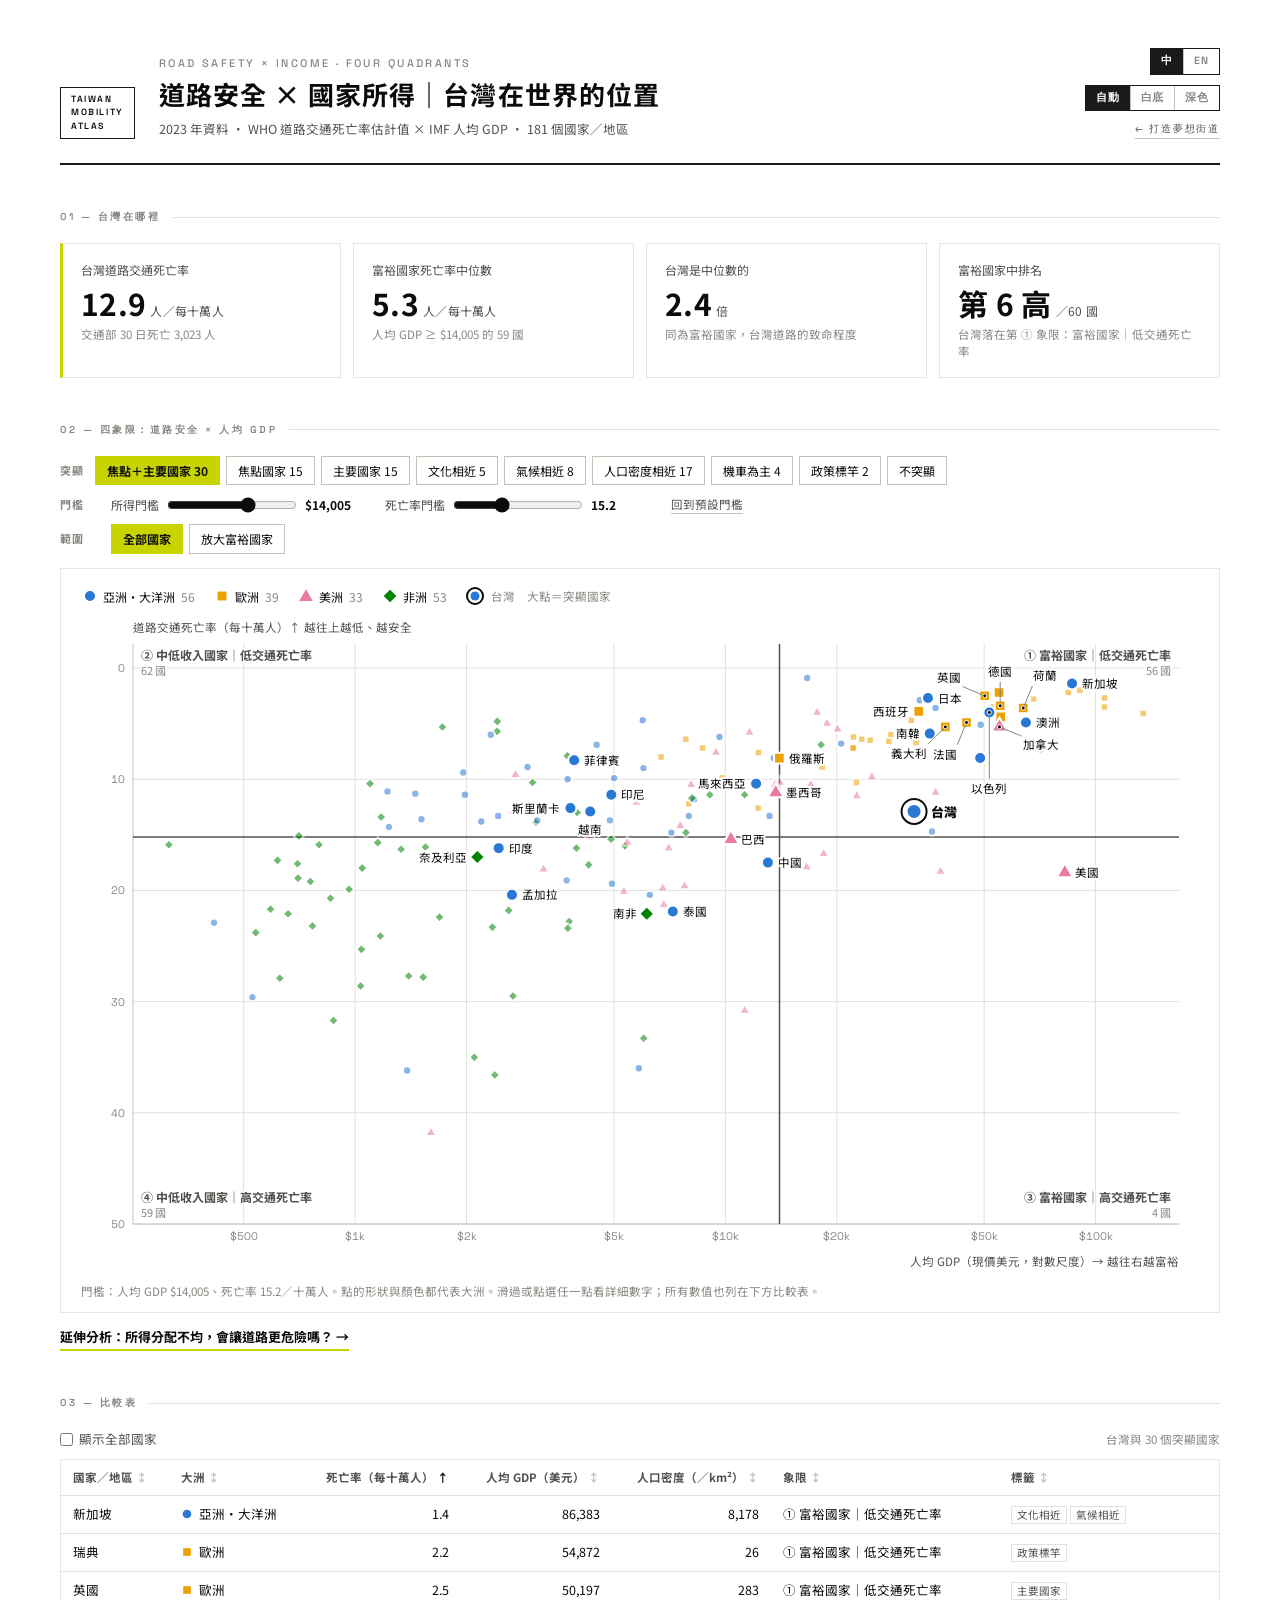
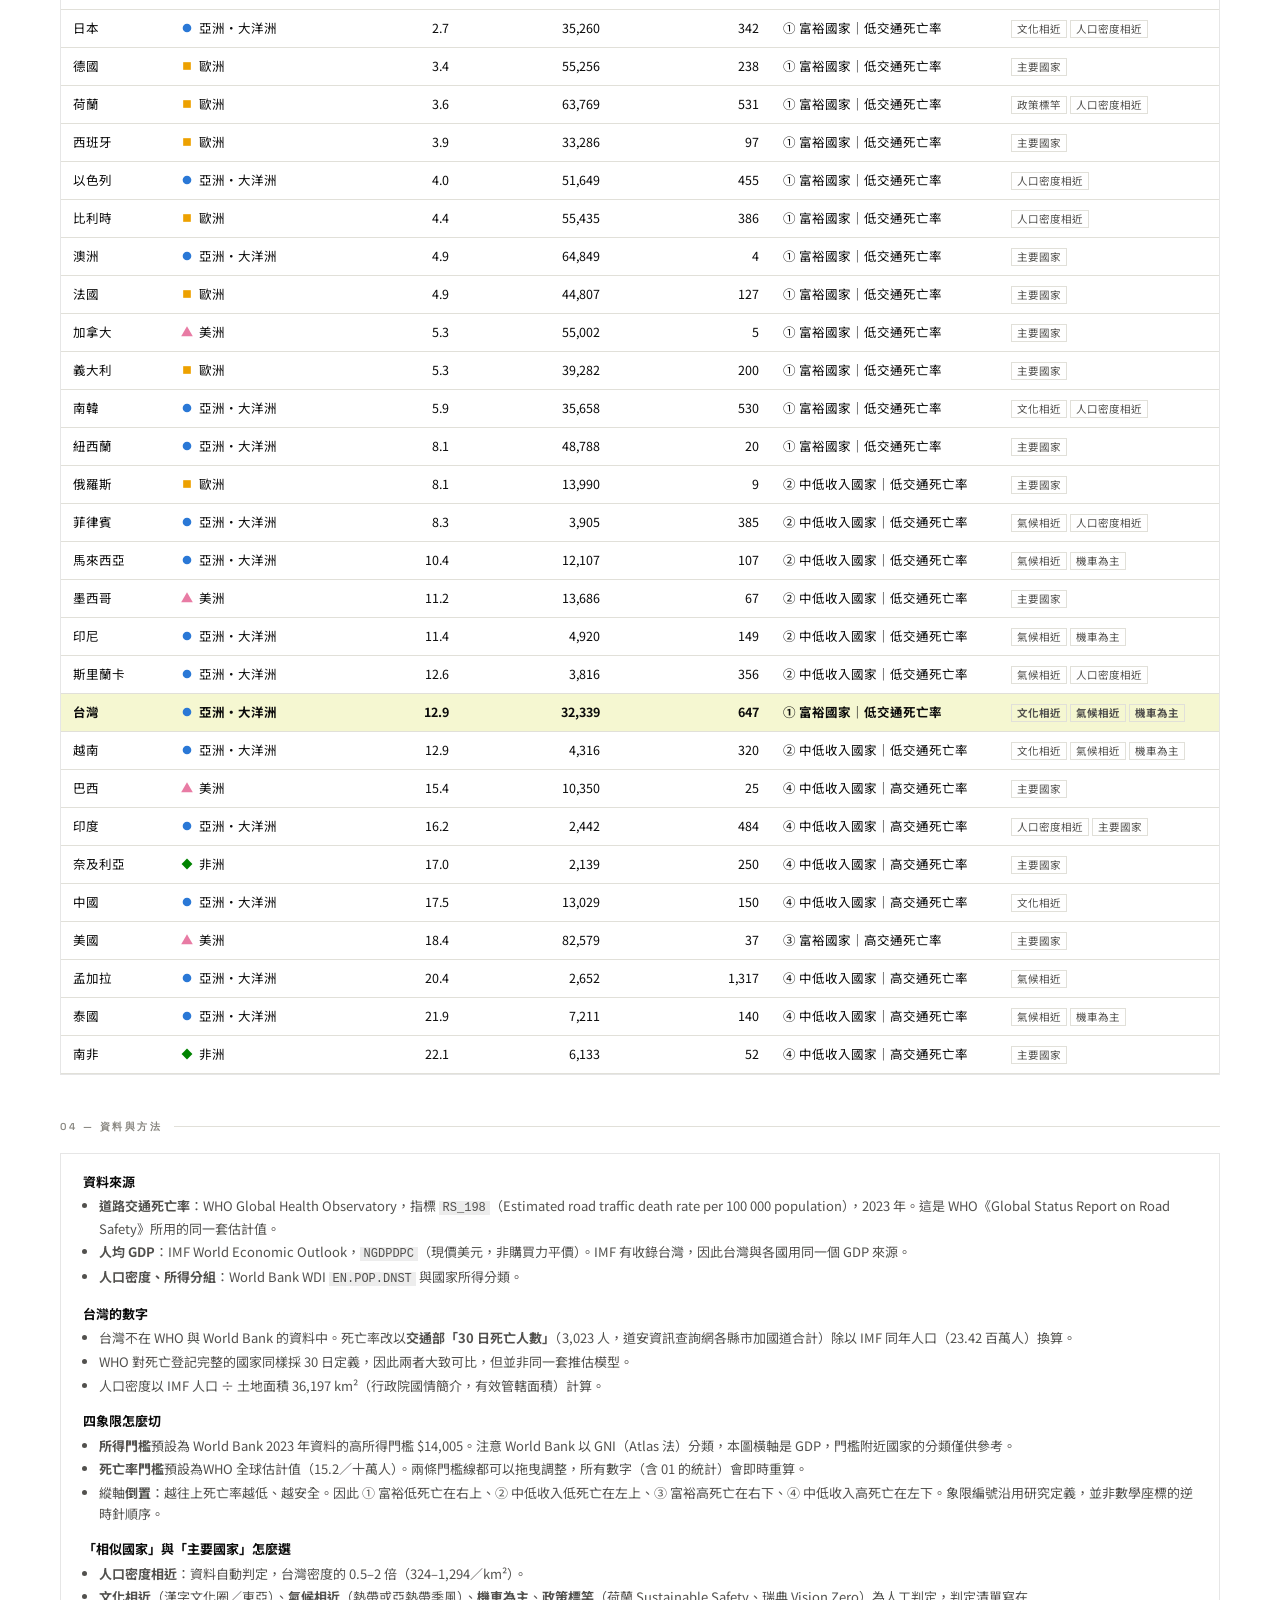
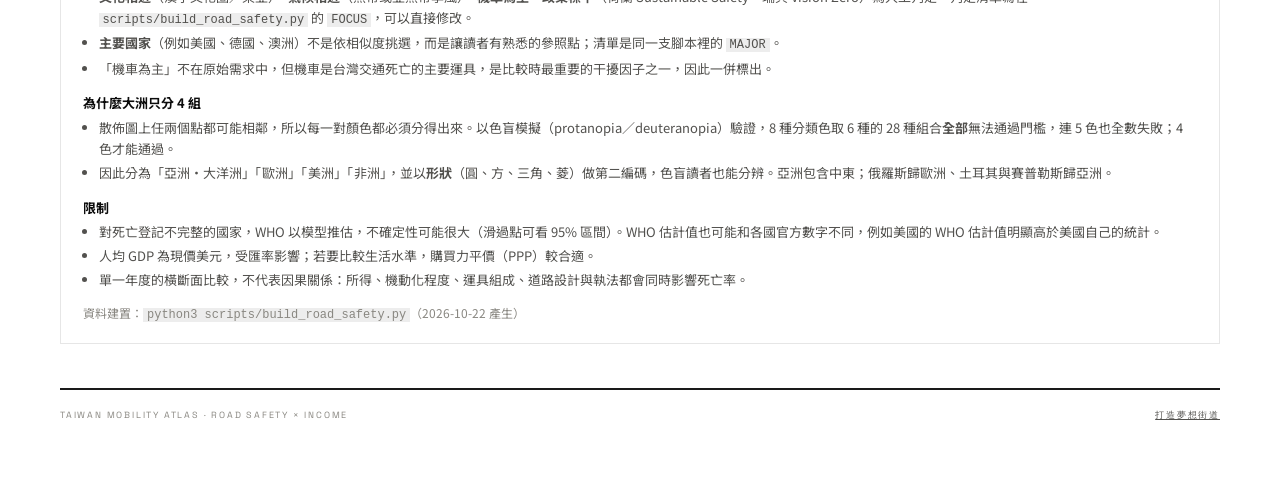
<file: road-safety.html>
<!DOCTYPE html>
<html lang="zh-Hant">
<head>
<meta charset="UTF-8">
<meta name="viewport" content="width=device-width, initial-scale=1.0">
<title>道路安全 × 國家所得｜打造夢想街道</title>
<meta name="description" content="以 WHO 道路交通死亡率與 IMF 人均 GDP 繪製的四象限比較，聚焦台灣與人口密度、氣候、文化相近的國家。">
<meta name="theme-color" content="#1A1A1A">
<link rel="icon" type="image/png" sizes="32x32" href="assets/icon-32.png">
<script>
  // 在畫面繪製前套用主題與語言，避免先閃一下另一種樣式。
  // 可分享的網址參數：?lang=zh|en、?theme=auto|light|dark（light＝白底）。
  // 語言與主頁共用 localStorage 'lang'，在主頁切成英文，點進來就是英文。
  (function () {
    var q = new URLSearchParams(location.search), d = document.documentElement;
    function get(k) { try { return localStorage.getItem(k); } catch (e) { return null; } }
    function set(k, v) { try { localStorage.setItem(k, v); } catch (e) {} }
    var th = q.get('theme'), lg = q.get('lang');
    if (th && /^(auto|light|dark)$/.test(th)) set('rs_theme', th); else th = get('rs_theme') || 'auto';
    if (lg && /^(zh|en)$/.test(lg)) set('lang', lg); else lg = get('lang') === 'en' ? 'en' : 'zh';
    if (th !== 'auto') d.setAttribute('data-theme', th);
    d.setAttribute('lang', lg === 'en' ? 'en' : 'zh-Hant');
    window.__RS_LANG = lg; window.__RS_THEME = th;

    // 返回連結看來源：從 Taiwan Mobility Atlas 點進來就回 atlas，其餘回打造夢想街道。
    // 兩站同在 yunching0513.github.io，靠 referrer 判斷；atlas 的入口另帶 ?from=atlas，
    // 以防瀏覽器不送 referrer。記在 sessionStorage，切換語言、重新整理都不會跑掉。
    var ATLAS = '/taiwan-mobility-atlas/', back = null;
    function sget(k) { try { return sessionStorage.getItem(k); } catch (e) { return null; } }
    function sset(k, v) { try { sessionStorage.setItem(k, v); } catch (e) {} }
    try {
      var r = document.referrer ? new URL(document.referrer) : null;
      if (r && r.origin === location.origin && r.pathname !== location.pathname) {
        back = r.pathname.indexOf(ATLAS) === 0 ? r.pathname + r.search : '';   // 從站內其他頁來
      }
    } catch (e) {}
    if (back === null && q.get('from') === 'atlas') back = ATLAS;
    if (back === null) back = sget('rs_back');
    else sset('rs_back', back);
    window.__RS_BACK = back || '';                                   // '' ＝ 回打造夢想街道
  })();
</script>
<link rel="preconnect" href="https://fonts.googleapis.com">
<link href="https://fonts.googleapis.com/css2?family=Noto+Sans+TC:wght@300;400;700;900&family=Space+Grotesk:wght@400;500;600;700&display=swap" rel="stylesheet">
<style>
/* ------------------------------------------------------------------ tokens
   網站品牌色（lime／黑）用於版面框架；資料標記用經驗證的分類色。
   4 色組合在「全配對」下以色盲模擬驗證：亮色全數通過硬性門檻；
   暗色有一組（綠↔黃）落在 6–8 警示帶，因此另以「形狀」做第二編碼。 */
:root {
  color-scheme: light;
  --lime: #C8D400; --lime-dk: #A8B200;
  --page: #ffffff;              /* 白底 */
  --surface: #ffffff;
  --ink: #0b0b0b;
  --ink-2: #52514e;
  --muted: #898781;
  --grid: #e1e0d9;
  --axis: #c3c2b7;
  --rule: #1A1A1A;
  --hair: rgba(11,11,11,0.10);
  --c-asia: #2a78d6;
  --c-europe: #eda100;
  --c-americas: #e87ba4;
  --c-africa: #008300;
  --font-zh: 'Noto Sans TC', system-ui, sans-serif;
  --font-en: 'Space Grotesk', system-ui, sans-serif;
}
@media (prefers-color-scheme: dark) {
  :root:where(:not([data-theme="light"])) {
    color-scheme: dark;
    --page: #0d0d0d; --surface: #1a1a19;
    --ink: #ffffff; --ink-2: #c3c2b7; --muted: #898781;
    --grid: #2c2c2a; --axis: #383835; --rule: #e8e8e4;
    --hair: rgba(255,255,255,0.10);
    --c-asia: #3987e5; --c-europe: #c98500; --c-americas: #d55181; --c-africa: #008300;
  }
}
:root[data-theme="dark"] {
  color-scheme: dark;
  --page: #0d0d0d; --surface: #1a1a19;
  --ink: #ffffff; --ink-2: #c3c2b7; --muted: #898781;
  --grid: #2c2c2a; --axis: #383835; --rule: #e8e8e4;
  --hair: rgba(255,255,255,0.10);
  --c-asia: #3987e5; --c-europe: #c98500; --c-americas: #d55181; --c-africa: #008300;
}

* { box-sizing: border-box; margin: 0; padding: 0; }
body { background: var(--page); color: var(--ink); font-family: var(--font-zh); line-height: 1.6; -webkit-font-smoothing: antialiased; }
.shell { max-width: 1240px; margin: 0 auto; padding: 48px 40px 80px; }

/* ------------------------------------------------------------------ header */
.page-header { display: flex; align-items: flex-end; gap: 24px; margin-bottom: 44px; padding-bottom: 24px; border-bottom: 2px solid var(--rule); }
.logo-mark { font-family: var(--font-en); font-size: 9px; font-weight: 600; letter-spacing: .18em; border: 1.5px solid var(--rule); padding: 5px 10px; text-transform: uppercase; line-height: 1.5; white-space: nowrap; }
.title-block { flex: 1; min-width: 0; }
.eyebrow { font-family: var(--font-en); font-size: 11px; font-weight: 500; letter-spacing: .22em; text-transform: uppercase; color: var(--muted); }
h1 { font-weight: 700; font-size: 26px; letter-spacing: .04em; margin-top: 4px; line-height: 1.35; }
.sub { margin-top: 8px; font-size: 12.5px; color: var(--ink-2); }
.back { font-family: var(--font-en); font-size: 10px; letter-spacing: .18em; text-transform: uppercase; color: var(--ink-2); text-decoration: none; border-bottom: 1px solid var(--axis); white-space: nowrap; padding-bottom: 1px; }
.back:hover { color: var(--ink); border-color: var(--ink); }
.ctrls { display: flex; flex-direction: column; align-items: flex-end; gap: 10px; }
.seg { display: inline-flex; border: 1.5px solid var(--rule); }
.seg button { font-family: var(--font-en); font-size: 10.5px; font-weight: 600; letter-spacing: .08em; padding: 5px 10px;
  background: var(--surface); color: var(--muted); border: 0; cursor: pointer; line-height: 1.4; }
.seg button + button { border-left: 1px solid var(--axis); }
.seg button[aria-pressed="true"] { background: var(--rule); color: var(--page); }
.seg button:focus-visible { outline: 2px solid var(--ink); outline-offset: 2px; }

.section { margin-bottom: 44px; }
.section-label { font-family: var(--font-en); font-size: 10px; font-weight: 600; letter-spacing: .25em; text-transform: uppercase; color: var(--muted); margin-bottom: 18px; display: flex; align-items: center; gap: 12px; }
.section-label::after { content: ''; flex: 1; height: 1px; background: var(--grid); }

/* ------------------------------------------------------------------ stat tiles */
.tiles { display: grid; grid-template-columns: repeat(4, minmax(0, 1fr)); gap: 12px; }
.tile { background: var(--surface); border: 1px solid var(--hair); padding: 16px 18px; }
.tile .label { font-size: 12px; color: var(--ink-2); }
.tile .value { font-size: 30px; font-weight: 700; line-height: 1.15; margin-top: 6px; letter-spacing: .01em; }
.tile .unit { font-size: 12px; font-weight: 400; color: var(--ink-2); margin-left: 4px; }
.tile .note { font-size: 11.5px; color: var(--muted); margin-top: 6px; line-height: 1.5; }
.tile.lead { border-left: 3px solid var(--lime); }
.badge { display: inline-block; font-size: 10.5px; font-weight: 700; padding: 1px 6px; margin-left: 6px; border: 1px solid var(--ink-2); color: var(--ink-2); vertical-align: middle; letter-spacing: .04em; line-height: 1.5; }

/* ------------------------------------------------------------------ filter row（一列、在圖表上方） */
.filters { display: flex; flex-wrap: wrap; gap: 10px 22px; align-items: center; margin-bottom: 10px; }
.filters + .card { margin-top: 14px; }
.fgroup { display: flex; flex-wrap: wrap; align-items: center; gap: 6px; }
.flabel { font-size: 11px; font-weight: 700; letter-spacing: .12em; color: var(--muted); margin-right: 4px; }
.chip { font-family: var(--font-zh); font-size: 12px; padding: 6px 11px; border: 1px solid var(--axis); background: var(--surface); color: var(--ink); cursor: pointer; line-height: 1.3; }
.chip:hover { border-color: var(--ink); }
.chip[aria-pressed="true"] { background: var(--lime); border-color: var(--lime); color: #111; font-weight: 700; }
.chip:focus-visible, .lg-item:focus-visible, th button:focus-visible { outline: 2px solid var(--ink); outline-offset: 2px; }
.thr { display: flex; align-items: center; gap: 8px; font-size: 12px; color: var(--ink-2); }
.thr input[type=range] { width: 130px; accent-color: var(--ink); }
.thr output { font-variant-numeric: tabular-nums; color: var(--ink); font-weight: 700; min-width: 58px; }
.linkbtn { font-size: 11.5px; color: var(--ink-2); background: none; border: 0; border-bottom: 1px solid var(--axis); cursor: pointer; padding: 0 0 1px; font-family: inherit; }
.linkbtn:hover { color: var(--ink); border-color: var(--ink); }

/* ------------------------------------------------------------------ chart card */
.card { background: var(--surface); border: 1px solid var(--hair); padding: 16px 16px 10px; position: relative; }
.legend { display: flex; flex-wrap: wrap; gap: 6px 16px; align-items: center; margin: 0 4px 6px; }
.lg-item { display: inline-flex; align-items: center; gap: 6px; font-size: 12px; color: var(--ink); background: none; border: 0; cursor: pointer; padding: 3px 2px; font-family: inherit; }
.lg-item[aria-pressed="false"] { color: var(--muted); text-decoration: line-through; }
.lg-item[aria-pressed="false"] svg { opacity: .3; }
.lg-item .n { color: var(--muted); font-variant-numeric: tabular-nums; }
.lg-note { font-size: 11.5px; color: var(--muted); display: inline-flex; align-items: center; gap: 6px; }
.chart { position: relative; width: 100%; }
.chart svg { display: block; width: 100%; height: auto; overflow: visible; }
.chart text { font-family: var(--font-zh); }
.tick text { font-family: var(--font-en); font-size: 11px; fill: var(--muted); font-variant-numeric: tabular-nums; }
.gridline { stroke: var(--grid); stroke-width: 1; }
.axisline { stroke: var(--axis); stroke-width: 1; }
.thrline { stroke: var(--ink-2); stroke-width: 1.5; }
.axis-title { font-size: 11.5px; fill: var(--ink-2); }
.qlabel, .qcount { pointer-events: none; }
.qlabel { font-size: 12px; font-weight: 700; fill: var(--ink-2); paint-order: stroke; stroke: var(--surface); stroke-width: 4px; stroke-linejoin: round; }
.qcount { font-size: 11px; fill: var(--muted); paint-order: stroke; stroke: var(--surface); stroke-width: 4px; stroke-linejoin: round; }
.pt { stroke: var(--surface); stroke-width: 2; }            /* 2px 表面色環 */
.pt.bg { opacity: .55; }
@media (prefers-color-scheme: dark) { :root:where(:not([data-theme="light"])) .pt.bg { opacity: .75; } }
:root[data-theme="dark"] .pt.bg { opacity: .75; }
.pt.dim { opacity: .18; }
.pt.hot { stroke: var(--ink); stroke-width: 2; opacity: 1; }
.g-asia { fill: var(--c-asia); } .g-europe { fill: var(--c-europe); }
.g-americas { fill: var(--c-americas); } .g-africa { fill: var(--c-africa); }
.tw-ring { fill: none; stroke: var(--ink); stroke-width: 2; }
.plabel { font-size: 11.5px; fill: var(--ink); paint-order: stroke; stroke: var(--surface); stroke-width: 4px; stroke-linejoin: round; pointer-events: none; }
.plabel.tw { font-size: 13px; font-weight: 900; }
.leader { stroke: var(--muted); stroke-width: 1; pointer-events: none; }
.anchor { fill: var(--ink); stroke: var(--surface); stroke-width: 1; pointer-events: none; }
.focus-hit { fill: transparent; cursor: pointer; }
.focus-hit:focus { outline: none; }
.focus-hit:focus-visible + .focus-ring { stroke: var(--ink); stroke-width: 2; fill: none; }

.tip { position: absolute; z-index: 5; pointer-events: none; background: var(--surface); color: var(--ink); border: 1px solid var(--hair); box-shadow: 0 6px 24px rgba(0,0,0,.14); padding: 10px 12px; min-width: 190px; max-width: 260px; font-size: 12px; line-height: 1.5; display: none; }
.tip .tv { font-size: 22px; font-weight: 700; line-height: 1.1; }
.tip .tu { font-size: 11.5px; color: var(--ink-2); margin-left: 4px; }
.tip .tn { margin-top: 4px; font-weight: 700; display: flex; align-items: center; gap: 6px; }
.tip .tn .key { width: 14px; height: 2px; flex: none; }
.tip .ten { color: var(--muted); font-weight: 400; font-family: var(--font-en); }
.tip dl { display: grid; grid-template-columns: auto 1fr; gap: 1px 10px; margin-top: 6px; color: var(--ink-2); }
.tip dd { color: var(--ink); text-align: right; font-variant-numeric: tabular-nums; }
.tip .tq { margin-top: 6px; padding-top: 6px; border-top: 1px solid var(--grid); color: var(--ink-2); }
.tip .tsrc { margin-top: 4px; font-size: 11px; color: var(--muted); }
.caption { font-size: 11.5px; color: var(--muted); margin: 8px 4px 2px; }
.more { display: inline-block; margin-top: 14px; font-size: 13px; font-weight: 700; color: var(--ink); text-decoration: none; border-bottom: 2px solid var(--lime); padding-bottom: 1px; }
.more:hover { border-color: var(--ink); }

/* ------------------------------------------------------------------ table view */
.tbar { display: flex; flex-wrap: wrap; justify-content: space-between; align-items: center; gap: 8px; margin-bottom: 10px; }
.tbar label { font-size: 12.5px; color: var(--ink-2); display: inline-flex; gap: 6px; align-items: center; cursor: pointer; }
.twrap { overflow-x: auto; border: 1px solid var(--hair); background: var(--surface); -webkit-overflow-scrolling: touch; }
table { border-collapse: collapse; width: 100%; font-size: 12.5px; min-width: 760px; }
th, td { padding: 8px 12px; text-align: left; border-bottom: 1px solid var(--grid); white-space: nowrap; }
th { font-weight: 700; color: var(--ink-2); font-size: 11.5px; position: sticky; top: 0; background: var(--surface); }
th button { all: unset; cursor: pointer; }
th button::after { content: ' ↕'; color: var(--axis); }
th[aria-sort="ascending"] button::after { content: ' ↑'; color: var(--ink); }
th[aria-sort="descending"] button::after { content: ' ↓'; color: var(--ink); }
td.num, th.num { text-align: right; font-variant-numeric: tabular-nums; }
tr.tw td { font-weight: 700; background: color-mix(in srgb, var(--lime) 18%, transparent); }
.swatch { display: inline-flex; align-items: center; gap: 6px; }
.tagchip { display: inline-block; font-size: 10.5px; color: var(--ink-2); border: 1px solid var(--grid); padding: 0 5px; margin-right: 3px; }

/* ------------------------------------------------------------------ notes */
.notes { background: var(--surface); border: 1px solid var(--hair); padding: 18px 22px; font-size: 13px; color: var(--ink-2); }
.notes h3 { font-size: 13px; color: var(--ink); margin: 14px 0 4px; }
.notes h3:first-child { margin-top: 0; }
.notes ul { padding-left: 1.2em; }
.notes li { margin: 3px 0; }
.notes a { color: var(--ink); }
.notes code { font-size: 12px; background: color-mix(in srgb, var(--ink) 7%, transparent); padding: 0 4px; }

.empty { background: var(--surface); border: 1px solid var(--hair); padding: 28px; font-size: 13.5px; color: var(--ink-2); }
.empty code { background: color-mix(in srgb, var(--ink) 7%, transparent); padding: 1px 6px; }

footer { border-top: 2px solid var(--rule); padding-top: 18px; margin-top: 40px; display: flex; flex-wrap: wrap; justify-content: space-between; gap: 10px; font-family: var(--font-en); font-size: 9px; letter-spacing: .2em; color: var(--muted); text-transform: uppercase; }
footer a { color: var(--ink-2); }

/* ------------------------------------------------------------------ mobile */
@media (max-width: 860px) { .tiles { grid-template-columns: repeat(2, minmax(0, 1fr)); } }
@media (max-width: 700px) {
  .shell { padding: 28px 16px 56px; }
  .page-header { flex-direction: column; align-items: flex-start; gap: 12px; margin-bottom: 32px; }
  .title-block { width: 100%; }
  .ctrls { flex-direction: row; flex-wrap: wrap; align-items: center; }
  h1 { font-size: 21px; }
  .tile .value { font-size: 24px; }
  .tile .unit { display: block; margin: 2px 0 0; }
  .tile .badge { margin: 4px 0 0; }
  .tile { padding: 14px; }
  .filters { gap: 10px; }
  .thr { width: 100%; }
  .thr input[type=range] { flex: 1; width: auto; }
  .chip { padding: 8px 12px; }
  .card { padding: 12px 6px 8px; }
  .notes { padding: 16px; }
}
@media (prefers-reduced-motion: no-preference) { .pt { transition: opacity .15s; } }
</style>
</head>
<body>
<div class="shell">

<header class="page-header">
  <div class="logo-mark">Taiwan<br>Mobility<br>Atlas</div>
  <div class="title-block">
    <div class="eyebrow">Road Safety × Income · Four Quadrants</div>
    <h1 data-i18n="h1">道路安全 × 國家所得｜台灣在世界的位置</h1>
    <div class="sub" id="subline"></div>
  </div>
  <div class="ctrls">
    <div class="seg" id="langSeg" role="group" data-i18n-aria="langAria">
      <button type="button" data-lang="zh">中</button><button type="button" data-lang="en">EN</button>
    </div>
    <div class="seg" id="themeSeg" role="group" data-i18n-aria="themeAria">
      <button type="button" data-theme-opt="auto" data-i18n="thAuto">自動</button><button type="button" data-theme-opt="light" data-i18n="thLight">白底</button><button type="button" data-theme-opt="dark" data-i18n="thDark">深色</button>
    </div>
    <a class="back" href="./" data-i18n="back">← 打造夢想街道</a>
  </div>
</header>

<div id="app" hidden>

<section class="section" aria-labelledby="s1">
  <div class="section-label" id="s1" data-i18n="s1">01 — 台灣在哪裡</div>
  <div class="tiles" id="tiles"></div>
</section>

<section class="section" aria-labelledby="s2">
  <div class="section-label" id="s2" data-i18n="s2">02 — 四象限：道路安全 × 人均 GDP</div>

  <div class="filters" role="group" data-i18n-aria="hlAria">
    <div class="fgroup" id="chips"></div>
  </div>
  <div class="filters" role="group" data-i18n-aria="thrAria">
    <span class="flabel" data-i18n="thrLabel">門檻</span>
    <div class="thr">
      <span data-i18n="gdpThr">所得門檻</span>
      <input type="range" id="gdpThr" min="3" max="4.78" step="0.005" data-i18n-aria="gdpThrAria">
      <output id="gdpOut" for="gdpThr"></output>
    </div>
    <div class="thr">
      <span data-i18n="rateThr">死亡率門檻</span>
      <input type="range" id="rateThr" min="1" max="40" step="0.1" data-i18n-aria="rateThrAria">
      <output id="rateOut" for="rateThr"></output>
    </div>
    <button class="linkbtn" id="thrReset" type="button" data-i18n="reset">回到預設門檻</button>
  </div>
  <div class="filters" role="group" data-i18n-aria="viewAria">
    <span class="flabel" data-i18n="viewLabel">範圍</span>
    <div class="fgroup" id="viewSeg">
      <button type="button" class="chip" data-view="all" data-i18n="viewAll">全部國家</button>
      <button type="button" class="chip" data-view="rich" data-i18n="viewRich">放大富裕國家</button>
    </div>
  </div>

  <div class="card">
    <div class="legend" id="legend"></div>
    <div class="chart" id="chart">
      <div class="tip" id="tip" role="status" aria-live="polite"></div>
    </div>
    <p class="caption" id="caption"></p>
  </div>
  <a class="more" href="road-safety-inequality.html" data-i18n="moreIneq">延伸分析：所得分配不均，會讓道路更危險嗎？ →</a>
</section>

<section class="section" aria-labelledby="s3">
  <div class="section-label" id="s3" data-i18n="s3">03 — 比較表</div>
  <div class="tbar">
    <label><input type="checkbox" id="showAll"> <span data-i18n="showAll">顯示全部國家</span></label>
    <span class="caption" id="tcount" style="margin:0"></span>
  </div>
  <div class="twrap"><table id="table" aria-describedby="s3"></table></div>
</section>

<section class="section" aria-labelledby="s4">
  <div class="section-label" id="s4" data-i18n="s4">04 — 資料與方法</div>
  <div class="notes" id="notes"></div>
</section>

</div>

<div class="empty" id="empty" hidden></div>

<footer>
  <span>Taiwan Mobility Atlas · Road Safety × Income</span>
  <span><a href="./" data-i18n="footBack">打造夢想街道</a></span>
</footer>
</div>

<script>
(function () {
  'use strict';

  // ================================================================ 文字（中／英）
  // 介面字串集中於此；國名直接用資料中的 zh / en 欄位。
  const QNUM = { 1: '①', 2: '②', 3: '③', 4: '④' };
  const ordinal = n => n + (n % 100 >= 11 && n % 100 <= 13 ? 'th' : ({ 1: 'st', 2: 'nd', 3: 'rd' }[n % 10] || 'th'));
  const I18N = {
    zh: {
      htmlLang: 'zh-Hant', locale: 'zh-Hant',
      title: '道路安全 × 國家所得｜打造夢想街道',
      desc: '以 WHO 道路交通死亡率與 IMF 人均 GDP 繪製的四象限比較，聚焦台灣與人口密度、氣候、文化相近的國家。',
      h1: '道路安全 × 國家所得｜台灣在世界的位置',
      back: '← 打造夢想街道', footBack: '打造夢想街道',
      backAtlas: '← 全國交通安全地圖', footBackAtlas: '全國交通安全地圖',
      langAria: '語言', themeAria: '顏色主題', thAuto: '自動', thLight: '白底', thDark: '深色',
      s1: '01 — 台灣在哪裡', s2: '02 — 四象限：道路安全 × 人均 GDP', s3: '03 — 比較表', s4: '04 — 資料與方法',
      hlAria: '突顯國家', hlLabel: '突顯', thrAria: '象限門檻', thrLabel: '門檻',
      gdpThr: '所得門檻', rateThr: '死亡率門檻', gdpThrAria: '人均 GDP 門檻（對數）', rateThrAria: '道路交通死亡率門檻',
      reset: '回到預設門檻', showAll: '顯示全部國家',
      moreIneq: '延伸分析：所得分配不均，會讓道路更危險嗎？ →',
      viewAria: '顯示範圍', viewLabel: '範圍', viewAll: '全部國家', viewRich: '放大富裕國家',
      zoomNote: n => `（放大檢視：顯示富裕國家附近的 ${n} 國；四象限國家數仍以全部國家計）`,
      subline: (y, n) => `${y} 年資料 · WHO 道路交通死亡率估計值 × IMF 人均 GDP · ${n} 個國家／地區`,
      unit: '人／每十萬人',
      t1: '台灣道路交通死亡率', t1note: n => `交通部 30 日死亡 ${n} 人`,
      badge: '待核對', badgeTitle: '台灣數字尚未與交通部官方統計核對',
      t2: '富裕國家死亡率中位數', t2note: (g, n) => `人均 GDP ≥ ${g} 的 ${n} 國`,
      t3: '台灣是中位數的', t3unit: '倍', t3note: '同為富裕國家，台灣道路的致命程度',
      t4: '富裕國家中排名', t4val: r => `第 ${r} 高`, t4unit: n => `／${n} 國`,
      t4note: (qn, q) => `台灣落在第 ${qn} 象限：${q}`,
      chips: { default: '焦點＋主要國家', focus: '焦點國家', major: '主要國家', culture: '文化相近', climate: '氣候相近',
               density: '人口密度相近', moto: '機車為主', benchmark: '政策標竿', none: '不突顯' },
      groups: { asia: '亞洲・大洋洲', europe: '歐洲', americas: '美洲', africa: '非洲' },
      tags: { culture: '文化相近', climate: '氣候相近', density: '人口密度相近', moto: '機車為主',
              benchmark: '政策標竿', major: '主要國家' },
      income: { HIC: '高所得', UMC: '中高所得', LMC: '中低所得', LIC: '低所得' },
      quad: { 1: '富裕國家｜低交通死亡率', 2: '中低收入國家｜低交通死亡率', 3: '富裕國家｜高交通死亡率', 4: '中低收入國家｜高交通死亡率' },
      quadForms: [
        { 1: '富裕｜低交通死亡率', 2: '中低收入｜低交通死亡率', 3: '富裕｜高交通死亡率', 4: '中低收入｜高交通死亡率' },
        { 1: '富裕・低死亡', 2: '中低收入・低死亡', 3: '富裕・高死亡', 4: '中低收入・高死亡' },
      ],
      legendAria: '大洲分組（點擊可隱藏）', legendNote: '台灣　大點＝突顯國家',
      chartAria: n => `散佈圖：橫軸人均 GDP（對數），縱軸道路交通死亡率（向上越低）。共 ${n} 國。數值見下方比較表。`,
      xTitle: '人均 GDP（現價美元，對數尺度）→ 越往右越富裕',
      yTitle: '道路交通死亡率（每十萬人）↑ 越往上越低、越安全', yTitleShort: '死亡率（每十萬人）↑ 越低越安全',
      qcount: n => `${n} 國`,
      pointAria: (nm, r, g, q) => `${nm}：死亡率每十萬人 ${r}，人均 GDP ${g}，第 ${q} 象限`,
      caption: (g, r, hid) => `門檻：人均 GDP ${g}、死亡率 ${r}／十萬人。點的形狀與顏色都代表大洲${hid}。滑過或點選任一點看詳細數字；所有數值也列在下方比較表。`,
      hidden: list => `（已隱藏：${list}）`, sep: '、',
      tipGdp: '人均 GDP', tipDensity: '人口密度', tipIncome: '所得分組', tipGroup: '大洲', tipCI: 'WHO 95% 區間',
      tipTags: '標籤：', tipTW: v => `死亡率：交通部 30 日死亡人數 ÷ IMF 人口${v}；非 WHO 估計值`, tipUnverified: '（待核對）',
      cols: { name: '國家／地區', group: '大洲', rate: '死亡率（每十萬人）', gdp_pc: '人均 GDP（美元）',
              density: '人口密度（／km²）', quad: '象限', tags: '標籤' },
      tcountAll: n => `全部 ${n} 國`, tcount: n => `台灣與 ${n} 個突顯國家`,
      empty: '<p><strong>資料尚未建置。</strong>這一頁需要 <code>data/road_safety_gdp.json</code>，請在專案根目錄執行 <code>python3 scripts/build_road_safety.py</code>（需要能連到 WHO、IMF、World Bank 的網路），完成後重新整理即可。</p>',
    },
    en: {
      htmlLang: 'en', locale: 'en',
      title: 'Road Safety × National Income | Build Dream Streets',
      desc: 'A four-quadrant comparison of WHO road traffic death rates and IMF GDP per capita, focusing on Taiwan and countries similar in density, climate and culture.',
      h1: 'Road safety × national income: where Taiwan stands',
      back: '← Build Dream Streets', footBack: 'Build Dream Streets',
      backAtlas: '← Taiwan Mobility Atlas', footBackAtlas: 'Taiwan Mobility Atlas',
      langAria: 'Language', themeAria: 'Colour theme', thAuto: 'Auto', thLight: 'Light', thDark: 'Dark',
      s1: '01 — Where Taiwan stands', s2: '02 — Four quadrants: road safety × GDP per capita', s3: '03 — Comparison table', s4: '04 — Data & method',
      hlAria: 'Highlighted countries', hlLabel: 'Highlight', thrAria: 'Quadrant thresholds', thrLabel: 'Thresholds',
      gdpThr: 'Income', rateThr: 'Death rate', gdpThrAria: 'GDP per capita threshold (log)', rateThrAria: 'Road traffic death rate threshold',
      reset: 'Reset thresholds', showAll: 'Show all countries',
      moreIneq: 'Follow-up: does income inequality make roads deadlier? →',
      viewAria: 'View', viewLabel: 'View', viewAll: 'All countries', viewRich: 'Zoom: high-income',
      zoomNote: n => ` (zoomed: ${n} countries near the high-income group shown; quadrant counts still cover all countries)`,
      subline: (y, n) => `${y} data · WHO road traffic death-rate estimates × IMF GDP per capita · ${n} countries and areas`,
      unit: 'per 100,000',
      t1: 'Taiwan’s road traffic death rate', t1note: n => `${n} deaths within 30 days (MOTC)`,
      badge: 'Unverified', badgeTitle: 'Taiwan’s figures have not yet been checked against MOTC statistics',
      t2: 'Median, high-income countries', t2note: (g, n) => `${n} countries with GDP per capita ≥ ${g}`,
      t3: 'Taiwan vs. that median', t3unit: '×', t3note: 'How much deadlier Taiwan’s roads are than its income peers’',
      t4: 'Rank among high-income countries', t4val: r => `${ordinal(r)} highest`, t4unit: n => `of ${n}`,
      t4note: (qn, q) => `Taiwan is in quadrant ${qn}: ${q}`,
      chips: { default: 'Focus + major', focus: 'Taiwan comparators', major: 'Major countries', culture: 'Similar culture',
               climate: 'Similar climate', density: 'Similar density', moto: 'Motorcycle-dominant', benchmark: 'Policy benchmarks', none: 'None' },
      groups: { asia: 'Asia & Oceania', europe: 'Europe', americas: 'Americas', africa: 'Africa' },
      tags: { culture: 'Similar culture', climate: 'Similar climate', density: 'Similar density', moto: 'Motorcycle-dominant',
              benchmark: 'Policy benchmark', major: 'Major country' },
      income: { HIC: 'High income', UMC: 'Upper-middle income', LMC: 'Lower-middle income', LIC: 'Low income' },
      quad: { 1: 'High-income | low road deaths', 2: 'Low/middle-income | low road deaths',
              3: 'High-income | high road deaths', 4: 'Low/middle-income | high road deaths' },
      quadForms: [
        { 1: 'High-income | low deaths', 2: 'Low/mid-income | low deaths', 3: 'High-income | high deaths', 4: 'Low/mid-income | high deaths' },
        { 1: 'High · low', 2: 'Low/mid · low', 3: 'High · high', 4: 'Low/mid · high' },
      ],
      legendAria: 'Continent groups (click to hide)', legendNote: 'Taiwan · large marks = highlighted',
      chartAria: n => `Scatter plot: GDP per capita (log) across, road traffic death rate down the side (lower is higher up). ${n} countries. Values are listed in the table below.`,
      xTitle: 'GDP per capita (current US$, log scale) → richer',
      yTitle: 'Road traffic deaths per 100,000 ↑ higher up = fewer deaths', yTitleShort: 'Deaths per 100k ↑ safer',
      qcount: n => `${n} countries`,
      pointAria: (nm, r, g, q) => `${nm}: ${r} deaths per 100,000, GDP per capita ${g}, quadrant ${q}`,
      caption: (g, r, hid) => `Thresholds: GDP per capita ${g}, death rate ${r} per 100,000. Shape and colour both show the continent${hid}. Hover or tap any point for details; every value is also in the table below.`,
      hidden: list => ` (hidden: ${list})`, sep: ', ',
      tipGdp: 'GDP per capita', tipDensity: 'Population density', tipIncome: 'Income group', tipGroup: 'Continent', tipCI: 'WHO 95% interval',
      tipTags: 'Tags: ', tipTW: v => `Rate: MOTC 30-day deaths ÷ IMF population${v}; not a WHO estimate`, tipUnverified: ' (unverified)',
      cols: { name: 'Country / area', group: 'Continent', rate: 'Deaths per 100,000', gdp_pc: 'GDP per capita (US$)',
              density: 'Density (/km²)', quad: 'Quadrant', tags: 'Tags' },
      tcountAll: n => `All ${n} countries`, tcount: n => `Taiwan and ${n} highlighted countries`,
      empty: '<p><strong>Data not built yet.</strong> This page needs <code>data/road_safety_gdp.json</code>. Run <code>python3 scripts/build_road_safety.py</code> from the project root (with network access to WHO, IMF and the World Bank), then reload.</p>',
    },
  };

  // 標籤擺放順序：台灣 → 使用者點名的德國、美國、澳洲 → 政策標竿（瑞典 Vision Zero、荷蘭 Sustainable Safety）→ 其他
  const LABEL_PRIORITY = ['TWN', 'DEU', 'USA', 'AUS', 'SWE', 'NLD', 'JPN', 'KOR', 'CHN', 'GBR', 'FRA', 'SGP',
    'VNM', 'THA', 'MYS', 'IDN', 'PHL', 'IND', 'BRA', 'CAN', 'ITA', 'ESP', 'ISR', 'BEL', 'NZL', 'MEX',
    'RUS', 'ZAF', 'NGA', 'LKA', 'BGD'];

  // 大洲分組：只用 4 組，因為散佈圖上任兩點都可能相鄰。8 色取 6 的 28 種組合
  // 在色盲模擬（全配對）下全部無法通過門檻；4 色則可通過，並以形狀做第二編碼。
  const GROUPS = [
    { key: 'asia', shape: 'circle' }, { key: 'europe', shape: 'square' },
    { key: 'americas', shape: 'triangle' }, { key: 'africa', shape: 'diamond' },
  ];
  const GROUP = Object.fromEntries(GROUPS.map(g => [g.key, g]));

  const state = {
    data: null, meta: null, tw: null,
    lang: window.__RS_LANG === 'en' ? 'en' : 'zh',
    theme: window.__RS_THEME || 'auto',
    highlight: 'default',               // default | focus | major | culture | climate | density | moto | benchmark | none
    hidden: new Set(),
    thr: { gdp: 0, rate: 0 }, def: { gdp: 0, rate: 0 },
    sort: { key: 'rate', dir: 1 }, showAll: false,
    view: 'all',                        // all | rich（放大富裕國家）
  };
  const T = () => I18N[state.lang];
  const nameOf = c => (state.lang === 'en' ? c.en : c.zh);
  const altName = c => (state.lang === 'en' ? c.zh : c.en);

  const $ = id => document.getElementById(id);
  const fmtInt = v => Math.round(v).toLocaleString('en-US');
  const fmtUSD = v => '$' + fmtInt(v);
  const fmt1 = v => (v == null ? '—' : Number(v).toFixed(1));
  const median = a => { const s = a.slice().sort((x, y) => x - y), n = s.length;
    return n ? (n % 2 ? s[(n - 1) / 2] : (s[n / 2 - 1] + s[n / 2]) / 2) : null; };
  const el = (tag, attrs, text) => {           // 名稱一律走 textContent（資料視為不受信任）
    const e = document.createElement(tag);
    if (attrs) for (const k in attrs) e.setAttribute(k, attrs[k]);
    if (text != null) e.textContent = text;
    return e;
  };
  const NS = 'http://www.w3.org/2000/svg';
  const sv = (tag, attrs) => { const e = document.createElementNS(NS, tag);
    if (attrs) for (const k in attrs) e.setAttribute(k, attrs[k]); return e; };

  const quadOf = c => {
    const rich = c.gdp_pc >= state.thr.gdp, low = c.rate < state.thr.rate;
    return rich && low ? 1 : !rich && low ? 2 : rich ? 3 : 4;
  };
  const quadText = q => `${QNUM[q]} ${T().quad[q]}`;
  const matches = (c, k) => k === 'default' ? (c.focus || c.tags.includes('major'))
    : k === 'focus' ? c.focus : k === 'none' ? false : c.tags.includes(k);
  const isHi = c => c.iso3 === 'TWN' || matches(c, state.highlight);

  // 同面積的四種形狀（圓／方／三角／菱），讓大小不因形狀失真
  function shapePath(shape, x, y, r) {
    switch (shape) {
      case 'square': { const h = r * 0.886; return `M${x - h},${y - h}h${2 * h}v${2 * h}h${-2 * h}Z`; }
      case 'triangle': { const a = r * 2.694, H = a * 0.866;
        return `M${x},${y - 2 * H / 3}L${x + a / 2},${y + H / 3}L${x - a / 2},${y + H / 3}Z`; }
      case 'diamond': { const d = r * 1.2533; return `M${x},${y - d}L${x + d},${y}L${x},${y + d}L${x - d},${y}Z`; }
      default: return `M${x - r},${y}a${r},${r} 0 1,0 ${2 * r},0a${r},${r} 0 1,0 ${-2 * r},0`;
    }
  }
  function keySwatch(group, size) {
    const s = sv('svg', { width: size, height: size, viewBox: `0 0 ${size} ${size}`, 'aria-hidden': 'true' });
    s.appendChild(sv('path', { d: shapePath(GROUP[group].shape, size / 2, size / 2 + (GROUP[group].shape === 'triangle' ? 1 : 0), size * 0.36), class: 'g-' + group }));
    return s;
  }

  // ================================================================ 語言與主題
  function applyStatic() {
    const t = T();
    document.documentElement.setAttribute('lang', t.htmlLang);
    document.title = t.title;
    const md = document.querySelector('meta[name=description]'); if (md) md.setAttribute('content', t.desc);
    const src = window.__RS_BACK ? 'Atlas' : '';                   // back／footBack 依來源換字
    document.querySelectorAll('[data-i18n]').forEach(e => { const k = e.dataset.i18n; e.textContent = t[k + src] || t[k]; });
    document.querySelectorAll('[data-i18n-aria]').forEach(e => { e.setAttribute('aria-label', t[e.dataset.i18nAria]); });
    document.querySelectorAll('#langSeg button').forEach(b => b.setAttribute('aria-pressed', String(b.dataset.lang === state.lang)));
    document.querySelectorAll('#themeSeg button').forEach(b => b.setAttribute('aria-pressed', String(b.dataset.themeOpt === state.theme)));
    $('empty').innerHTML = t.empty;                                // 靜態字串，非資料內容
    if (window.__RS_BACK) document.querySelectorAll('a[data-i18n="back"], a[data-i18n="footBack"]').forEach(a => { a.href = window.__RS_BACK; });
  }
  function setLang(l) {
    state.lang = l;
    try { localStorage.setItem('lang', l); } catch (e) {}           // 與主頁共用同一個語言設定
    applyStatic();
    if (state.data) { renderStaticParts(); renderAll(); }
  }
  function setTheme(th) {
    state.theme = th;
    try { localStorage.setItem('rs_theme', th); } catch (e) {}
    if (th === 'auto') document.documentElement.removeAttribute('data-theme');
    else document.documentElement.setAttribute('data-theme', th);
    applyStatic();
  }
  document.querySelectorAll('#langSeg button').forEach(b => b.addEventListener('click', () => setLang(b.dataset.lang)));
  document.querySelectorAll('#themeSeg button').forEach(b => b.addEventListener('click', () => setTheme(b.dataset.themeOpt)));
  applyStatic();

  // ================================================================ 載入
  fetch('data/road_safety_gdp.json', { cache: 'no-cache' })
    .then(r => (r.ok ? r.json() : Promise.reject(new Error('http ' + r.status))))
    .then(init)
    .catch(() => { $('empty').hidden = false; });

  function init(d) {
    state.data = d.countries;
    state.meta = d.meta;
    state.tw = d.countries.find(c => c.iso3 === 'TWN');
    state.def.gdp = d.meta.gdp_threshold;
    // 死亡率門檻：WHO 全球估計值；若資料沒有，退回各國中位數
    state.def.rate = d.meta.global_rate != null ? d.meta.global_rate : median(d.countries.map(c => c.rate));
    state.thr = { ...state.def };
    $('app').hidden = false;
    buildThresholds();
    renderStaticParts();
    renderAll();
    let t; window.addEventListener('resize', () => { clearTimeout(t); t = setTimeout(renderChart, 120); });
    $('showAll').addEventListener('change', e => { state.showAll = e.target.checked; renderTable(); });
    document.querySelectorAll('#viewSeg .chip').forEach(b => b.addEventListener('click', () => {
      state.view = b.dataset.view; syncView(); renderChart();
    }));
    syncView();
  }
  function syncView() {
    document.querySelectorAll('#viewSeg .chip').forEach(b => b.setAttribute('aria-pressed', String(b.dataset.view === state.view)));
  }

  function renderStaticParts() {
    $('subline').textContent = T().subline(state.meta.year, state.data.length);
    buildChips(); buildLegend(); buildNotes();
  }
  function renderAll() { renderTiles(); renderChart(); renderTable(); }

  // ================================================================ 控制列
  function buildChips() {
    const box = $('chips');
    box.textContent = '';
    box.appendChild(el('span', { class: 'flabel' }, T().hlLabel));
    ['default', 'focus', 'major', 'culture', 'climate', 'density', 'moto', 'benchmark', 'none'].forEach(k => {
      const label = T().chips[k];
      const n = k === 'none' ? null : state.data.filter(c => c.iso3 !== 'TWN' && matches(c, k)).length;
      const b = el('button', { type: 'button', class: 'chip', 'data-k': k, 'aria-pressed': String(state.highlight === k) },
                   n == null ? label : `${label} ${n}`);
      b.addEventListener('click', () => {
        state.highlight = k;
        box.querySelectorAll('.chip').forEach(x => x.setAttribute('aria-pressed', String(x === b)));
        renderChart(); renderTable();
      });
      box.appendChild(b);
    });
  }

  function buildThresholds() {
    const g = $('gdpThr'), r = $('rateThr');
    const sync = () => {
      g.value = Math.log10(state.thr.gdp); r.value = state.thr.rate;
      $('gdpOut').textContent = fmtUSD(state.thr.gdp);
      $('rateOut').textContent = fmt1(state.thr.rate);
    };
    g.addEventListener('input', () => { state.thr.gdp = Math.round(10 ** +g.value / 50) * 50; sync(); renderAll(); });
    r.addEventListener('input', () => { state.thr.rate = +r.value; sync(); renderAll(); });
    $('thrReset').addEventListener('click', () => { state.thr = { ...state.def }; sync(); renderAll(); });
    sync();
  }

  function buildLegend() {
    const lg = $('legend');
    lg.textContent = '';
    lg.setAttribute('aria-label', T().legendAria);
    GROUPS.forEach(g => {
      const n = state.data.filter(c => c.group === g.key).length;
      const b = el('button', { type: 'button', class: 'lg-item', 'data-g': g.key, 'aria-pressed': String(!state.hidden.has(g.key)) });
      b.appendChild(keySwatch(g.key, 14));
      b.appendChild(el('span', null, T().groups[g.key]));
      b.appendChild(el('span', { class: 'n' }, String(n)));
      b.addEventListener('click', () => {
        state.hidden.has(g.key) ? state.hidden.delete(g.key) : state.hidden.add(g.key);
        b.setAttribute('aria-pressed', String(!state.hidden.has(g.key)));
        renderChart();
      });
      lg.appendChild(b);
    });
    const note = el('span', { class: 'lg-note' });
    const s = sv('svg', { width: 20, height: 20, viewBox: '0 0 20 20', 'aria-hidden': 'true' });
    s.appendChild(sv('circle', { cx: 10, cy: 10, r: 4.5, class: 'g-asia' }));
    s.appendChild(sv('circle', { cx: 10, cy: 10, r: 8, class: 'tw-ring' }));
    note.appendChild(s); note.appendChild(document.createTextNode(T().legendNote));
    lg.appendChild(note);
  }

  // ================================================================ 01 台灣在哪裡
  function renderTiles() {
    const tw = state.tw, box = $('tiles'), t = T();
    box.textContent = '';
    if (!tw) return;
    const rich = state.data.filter(c => c.iso3 !== 'TWN' && c.gdp_pc >= state.thr.gdp);
    const med = median(rich.map(c => c.rate));
    const ranked = rich.concat([tw]).sort((a, b) => b.rate - a.rate);
    const rank = ranked.indexOf(tw) + 1;
    const unverified = state.meta.taiwan && state.meta.taiwan.verified === false;
    const tile = (label, value, unit, note, lead, badge) => {
      const d = el('div', { class: 'tile' + (lead ? ' lead' : '') });
      d.appendChild(el('div', { class: 'label' }, label));
      const v = el('div', { class: 'value' }, value);
      if (unit) v.appendChild(el('span', { class: 'unit' }, unit));
      if (badge) v.appendChild(el('span', { class: 'badge', title: t.badgeTitle }, badge));
      d.appendChild(v);
      if (note) d.appendChild(el('div', { class: 'note' }, note));
      box.appendChild(d);
    };
    tile(t.t1, fmt1(tw.rate), t.unit, t.t1note(fmtInt(state.meta.taiwan.deaths_30d)), true, unverified ? t.badge : null);
    tile(t.t2, fmt1(med), t.unit, t.t2note(fmtUSD(state.thr.gdp), rich.length));
    tile(t.t3, med ? (tw.rate / med).toFixed(1) : '—', t.t3unit, t.t3note);
    tile(t.t4, t.t4val(rank), t.t4unit(ranked.length), t.t4note(QNUM[quadOf(tw)], t.quad[quadOf(tw)]));
  }

  // ================================================================ 02 散佈圖
  let pts = [];          // 目前畫面上的點（螢幕座標），給 hover 找最近點用
  function renderChart() {
    const t = T(), box = $('chart');
    box.querySelectorAll('svg').forEach(s => s.remove());
    hideTip();
    const W = Math.max(260, box.clientWidth);
    const mobile = W < 560;
    const H = Math.round(Math.min(660, Math.max(mobile ? 400 : 460, W * 0.62)));
    const m = { t: 30, r: mobile ? 12 : 24, b: 50, l: mobile ? 40 : 56 };
    const pw = W - m.l - m.r, ph = H - m.t - m.b;

    const zoom = state.view === 'rich';
    const all = state.data;
    const gmin = Math.min(...all.map(c => c.gdp_pc)), gmax = Math.max(...all.map(c => c.gdp_pc));
    // 放大：橫軸從所得門檻的 0.55 倍開始，縱軸只到這個範圍內國家的最高死亡率
    const xlo = zoom ? state.thr.gdp * 0.55 : gmin * 0.8, xhi = gmax * (zoom ? 1.12 : 1.25);
    const inX = c => c.gdp_pc >= xlo && c.gdp_pc <= xhi;
    // 放大時縱軸只到「富裕國家最高死亡率」再留一點空間；更高的少數國家不畫（說明文字會註明顯示幾國）
    const richMax = Math.max(...all.filter(c => c.gdp_pc >= state.thr.gdp).map(c => c.rate), state.thr.rate);
    const pool = zoom ? all.filter(c => inX(c) && c.rate <= richMax + 4) : all;
    const vis = pool.filter(c => !state.hidden.has(c.group));
    const lx0 = Math.log10(xlo), lx1 = Math.log10(xhi);
    const rmax = Math.max(...pool.map(c => c.rate), state.thr.rate);
    const ystep = rmax > 30 ? 10 : 5;
    const y1 = Math.ceil((rmax + 1) / ystep) * ystep;
    const X = v => m.l + (Math.log10(v) - lx0) / (lx1 - lx0) * pw;
    const padTop = 24;                              // 頂端留白：死亡率最低的國家（新加坡、英國…）上方才放得下標籤
    const Y = v => m.t + padTop + v / y1 * (ph - padTop);   // 倒置：0 在上，越往下死亡率越高

    const svg = sv('svg', { viewBox: `0 0 ${W} ${H}`, role: 'img', 'aria-label': t.chartAria(vis.length) });

    // 格線與刻度
    const gx = sv('g', { class: 'tick' });
    const xticks = [];                               // 與前一個刻度相距不到 42px 就略過，避免標籤黏在一起
    const TICKS = zoom ? [5e3, 7e3, 1e4, 1.5e4, 2e4, 3e4, 5e4, 7e4, 1e5, 1.5e5, 2e5]
                       : [100, 200, 500, 1e3, 2e3, 5e3, 1e4, 2e4, 5e4, 1e5, 2e5];
    for (const v of TICKS) {
      if (Math.log10(v) < lx0 || Math.log10(v) > lx1) continue;
      if (xticks.length && X(v) - X(xticks[xticks.length - 1]) < 42) continue;
      xticks.push(v);
    }
    xticks.forEach(v => {
      gx.appendChild(sv('line', { x1: X(v), x2: X(v), y1: m.t, y2: m.t + ph, class: 'gridline' }));
      const tx = sv('text', { x: X(v), y: m.t + ph + 16, 'text-anchor': 'middle' });
      tx.textContent = v >= 1e3 ? '$' + (v / 1e3) + 'k' : '$' + v;
      gx.appendChild(tx);
    });
    for (let v = 0; v <= y1; v += ystep) {
      gx.appendChild(sv('line', { x1: m.l, x2: m.l + pw, y1: Y(v), y2: Y(v), class: 'gridline' }));
      const ty = sv('text', { x: m.l - 8, y: Y(v) + 4, 'text-anchor': 'end' });
      ty.textContent = v;
      gx.appendChild(ty);
    }
    svg.appendChild(gx);
    svg.appendChild(sv('line', { x1: m.l, x2: m.l + pw, y1: m.t + ph, y2: m.t + ph, class: 'axisline' }));
    svg.appendChild(sv('line', { x1: m.l, x2: m.l, y1: m.t, y2: m.t + ph, class: 'axisline' }));
    const xt = sv('text', { x: m.l + pw, y: H - 8, 'text-anchor': 'end', class: 'axis-title' });
    xt.textContent = t.xTitle; svg.appendChild(xt);
    const yt = sv('text', { x: m.l, y: m.t - 12, 'text-anchor': 'start', class: 'axis-title' });
    yt.textContent = mobile ? t.yTitleShort : t.yTitle; svg.appendChild(yt);

    // 門檻線（參考線，實線）
    const tx = X(state.thr.gdp), ty = Y(state.thr.rate);
    if (tx > m.l && tx < m.l + pw) svg.appendChild(sv('line', { x1: tx, x2: tx, y1: m.t, y2: m.t + ph, class: 'thrline' }));
    svg.appendChild(sv('line', { x1: m.l, x2: m.l + pw, y1: ty, y2: ty, class: 'thrline' }));

    // 象限標籤與國家數（空間不夠時逐級縮短；全名見提示框與比較表）
    const qn = { 1: 0, 2: 0, 3: 0, 4: 0 };
    all.filter(c => !state.hidden.has(c.group)).forEach(c => qn[quadOf(c)]++);
    const qpos = {
      2: { x: m.l + 8, y: m.t + 16, a: 'start' },  1: { x: m.l + pw - 8, y: m.t + 16, a: 'end' },
      4: { x: m.l + 8, y: m.t + ph - 22, a: 'start' }, 3: { x: m.l + pw - 8, y: m.t + ph - 22, a: 'end' },
    };
    const qg = sv('g'), qt = {};
    [1, 2, 3, 4].forEach(q => {
      const p = qpos[q];
      qt[q] = sv('text', { x: p.x, y: p.y, 'text-anchor': p.a, class: 'qlabel' });
      const c = sv('text', { x: p.x, y: p.y + 15, 'text-anchor': p.a, class: 'qcount' });
      c.textContent = t.qcount(qn[q]);
      qg.appendChild(qt[q]); qg.appendChild(c);
    });
    svg.appendChild(qg);
    box.appendChild(svg);                       // 先掛上，才量得到文字寬度
    const clash = (a, b) => { const A = a.getBBox(), B = b.getBBox(); return A.x + A.width + 10 > B.x; };
    for (const form of [t.quad, ...t.quadForms, { 1: '', 2: '', 3: '', 4: '' }]) {
      [1, 2, 3, 4].forEach(q => { qt[q].textContent = form[q] ? `${QNUM[q]} ${form[q]}` : QNUM[q]; });
      if (!clash(qt[2], qt[1]) && !clash(qt[4], qt[3])) break;
    }

    // 點：先畫背景國家，再畫突顯國家，台灣最後（永遠在最上層）
    const order = vis.slice().sort((a, b) => (isHi(a) - isHi(b)) || ((a.iso3 === 'TWN') - (b.iso3 === 'TWN')));
    const anyHi = vis.some(c => c.iso3 !== 'TWN' && isHi(c));
    const layer = sv('g');
    pts = [];
    order.forEach(c => {
      const x = X(c.gdp_pc), y = Y(c.rate), hi = isHi(c), tw = c.iso3 === 'TWN';
      const r = tw ? 7.5 : hi ? 6 : 4.2;
      const p = sv('path', { d: shapePath(GROUP[c.group].shape, x, y, r),
        class: `pt g-${c.group}${!hi && anyHi ? ' bg' : ''}` });
      p.dataset.iso = c.iso3;
      layer.appendChild(p);
      if (tw) layer.appendChild(sv('circle', { cx: x, cy: y, r: r + 5, class: 'tw-ring' }));
      pts.push({ c, x, y, r, vr: tw ? r + 6 : r, node: p, hi });   // vr：可見範圍（台灣含外環）
    });
    svg.appendChild(layer);
    svg.appendChild(qg);                         // 象限標籤移到點的上層（有表面色描邊，不會被點蓋住）

    // 直接標籤：依優先順序擺放；貼著點放不下就拉一條引導線放遠一點；仍放不下就交給提示框與比較表
    const placed = [];
    qg.querySelectorAll('text').forEach(e => { const b = e.getBBox(); placed.push({ x: b.x - 2, y: b.y - 1, w: b.width + 4, h: b.height + 2 }); });
    const hiPts = pts.filter(p => p.hi);
    const PAD = 4;                                   // 點的周圍留 4px：標籤和引導線不能貼著別人的點，否則會被誤認
    hiPts.forEach(p => placed.push({ x: p.x - p.vr - PAD, y: p.y - p.vr - PAD, w: 2 * (p.vr + PAD), h: 2 * (p.vr + PAD), own: p }));
    const leaders = sv('g'), anchors = sv('g'), lab = sv('g');
    svg.appendChild(leaders); svg.appendChild(lab);
    const prio = c => { const i = LABEL_PRIORITY.indexOf(c.iso3); return i < 0 ? 999 : i; };
    const toLabel = hiPts.slice().sort((a, b) => prio(a.c) - prio(b.c));
    const maxLabels = mobile ? 10 : 45;
    // 貼著點放只允許正上下左右；斜角或放遠一點時一律畫引導線，避免看不出標籤屬於哪個點
    const ORTHO = [[1, 0], [-1, 0], [0, -1], [0, 1]];
    const ALL16 = Array.from({ length: 16 }, (_, i) => [Math.cos(i * Math.PI / 8), Math.sin(i * Math.PI / 8)])
      .map(([x, y]) => [Math.round(x * 1000) / 1000, Math.round(y * 1000) / 1000]);
    const segs = [];                                 // 已畫的引導線：標籤不可壓在上面，新引導線也不可穿過標籤
    const segHitsRect = (x1, y1, x2, y2, r) => {     // Liang–Barsky 線段裁切
      let t0 = 0, t1 = 1; const dx = x2 - x1, dy = y2 - y1;
      for (const [pp, qq] of [[-dx, x1 - r.x], [dx, r.x + r.w - x1], [-dy, y1 - r.y], [dy, r.y + r.h - y1]]) {
        if (pp === 0) { if (qq < 0) return false; continue; }
        const tt = qq / pp;
        if (pp < 0) { if (tt > t1) return false; if (tt > t0) t0 = tt; } else { if (tt < t0) return false; if (tt < t1) t1 = tt; }
      }
      return true;
    };
    const ptSeg = (px, py, a) => {                  // 點到線段距離
      const dx = a[2] - a[0], dy = a[3] - a[1], L2 = dx * dx + dy * dy || 1;
      const u = Math.max(0, Math.min(1, ((px - a[0]) * dx + (py - a[1]) * dy) / L2));
      return Math.hypot(px - (a[0] + u * dx), py - (a[1] + u * dy));
    };
    const segsTooClose = (a, b) => {                 // 兩條引導線交叉或相距不到 6px（會看起來像同一條線）
      const cross = (p1x, p1y, p2x, p2y, p3x, p3y) => (p2x - p1x) * (p3y - p1y) - (p2y - p1y) * (p3x - p1x);
      const d1 = cross(b[0], b[1], b[2], b[3], a[0], a[1]), d2 = cross(b[0], b[1], b[2], b[3], a[2], a[3]);
      const d3 = cross(a[0], a[1], a[2], a[3], b[0], b[1]), d4 = cross(a[0], a[1], a[2], a[3], b[2], b[3]);
      if (((d1 > 0) !== (d2 > 0)) && ((d3 > 0) !== (d4 > 0))) return true;
      return Math.min(ptSeg(a[0], a[1], b), ptSeg(a[2], a[3], b), ptSeg(b[0], b[1], a), ptSeg(b[2], b[3], a)) < 6;
    };
    const anchored = new Set(), crossed = new Set();  // 有錨點的點／被別人的引導線穿過的點
    let nlab = 0;
    toLabel.forEach(p => {
      if (nlab >= maxLabels && p.c.iso3 !== 'TWN') return;
      const e = sv('text', { class: 'plabel' + (p.c.iso3 === 'TWN' ? ' tw' : '') });
      e.textContent = nameOf(p.c);
      lab.appendChild(e);
      const bb = e.getBBox(), w = bb.width, h = bb.height;
      const base = p.vr + (p.c.iso3 === 'TWN' ? 3 : 4);
      // crossOK：引導線可經過別的點（起點有錨點標示歸屬，不會誤認）；標籤本身仍須離所有點 4px
      const tryAt = (dist, leader, dirs, crossOK) => {
        for (const [dx, dy] of dirs) {
          const ax = p.x + dx * dist, ay = p.y + dy * dist;
          const anc = dx > 0.1 ? 'start' : dx < -0.1 ? 'end' : 'middle';
          const x0 = anc === 'start' ? ax : anc === 'end' ? ax - w : ax - w / 2;
          const top = dy < -0.1 ? ay - h : dy > 0.1 ? ay : ay - h / 2;
          const rect = { x: x0 - 2, y: top - 1, w: w + 4, h: h + 2 };
          if (rect.x < m.l || rect.x + rect.w > m.l + pw || rect.y < m.t || rect.y + rect.h > m.t + ph) continue;
          if (placed.some(q => q.own !== p && rect.x < q.x + q.w && rect.x + rect.w > q.x && rect.y < q.y + q.h && rect.y + rect.h > q.y)) continue;
          if (segs.some(g => segHitsRect(g[0], g[1], g[2], g[3], rect))) continue;
          let seg = null;
          if (leader) {
            seg = [p.x, p.y, ax - dx * 2, ay - dy * 2];                // 從點的中心拉出，中心畫錨點
            const segOut = [p.x + dx * (p.vr + 1), p.y + dy * (p.vr + 1), seg[2], seg[3]];
            if (crossed.has(p)) continue;              // 已有別人的線穿過這個點：再加錨點會分不清
            const hits = placed.filter(q => q.own !== p && segHitsRect(segOut[0], segOut[1], segOut[2], segOut[3], q));
            if (hits.some(q => !q.own || !crossOK || anchored.has(q.own))) continue;   // 不穿過標籤、不穿過有錨點的點
            seg.crosses = hits.map(q => q.own);
            if (segs.some(g => segsTooClose(segOut, [g[0] + (g[2] - g[0]) * 0.001, g[1] + (g[3] - g[1]) * 0.001, g[2], g[3]]))) continue;
          }
          e.setAttribute('x', ax); e.setAttribute('y', top + h * 0.78); e.setAttribute('text-anchor', anc);
          placed.push(rect);
          if (seg) {
            segs.push(seg);
            anchored.add(p); seg.crosses.forEach(o => crossed.add(o));
            leaders.appendChild(sv('line', { class: 'leader', x1: seg[0], y1: seg[1], x2: seg[2], y2: seg[3] }));
            anchors.appendChild(sv('circle', { class: 'anchor', cx: p.x, cy: p.y, r: 2 }));
          }
          return true;
        }
        return false;
      };
      // 先找引導線不經過任何點的位置；不行再允許引導線經過別的點（起點的錨點標示歸屬）。
      // 標籤一律不貼著任何點、線與線不交會。放不下的國家仍可從提示框與比較表查到。
      const D = [16, 28, 42, 58, 76, 96, 118];
      if (tryAt(base, false, ORTHO) || D.some(d => tryAt(base + d, true, ALL16, false)) || D.some(d => tryAt(base + d, true, ALL16, true))) nlab++;
      else e.remove();
    });

    svg.appendChild(anchors);                    // 錨點在點的上層

    // 可聚焦的突顯點（鍵盤可逐一瀏覽，與滑鼠提示框同內容）
    const kb = sv('g');
    hiPts.forEach(p => {
      const hit = sv('circle', { cx: p.x, cy: p.y, r: Math.max(12, p.r + 6), class: 'focus-hit', tabindex: '0', role: 'img',
        'aria-label': t.pointAria(nameOf(p.c), fmt1(p.c.rate), fmtUSD(p.c.gdp_pc), quadOf(p.c)) });
      hit.addEventListener('focus', () => showTip(p));
      hit.addEventListener('blur', hideTip);
      kb.appendChild(hit);
      kb.appendChild(sv('circle', { cx: p.x, cy: p.y, r: p.r + 4, class: 'focus-ring', fill: 'none' }));
    });
    svg.appendChild(kb);

    // 滑鼠：找最近的點（24px 內），不必精準點中 8px 的點
    const ov = sv('rect', { x: m.l, y: m.t, width: pw, height: ph, fill: 'transparent' });
    svg.insertBefore(ov, kb);
    const nearest = ev => {
      const rect = svg.getBoundingClientRect(), k = rect.width / W;
      const mx = (ev.clientX - rect.left) / k, my = (ev.clientY - rect.top) / k;
      // 量到標記「可見邊緣」而非中心：滑到台灣的外環上，就該是台灣
      let best = null, bd = 24 / k;
      for (const p of pts) {
        const d = Math.max(0, Math.hypot(p.x - mx, p.y - my) - p.vr);
        if (d < bd || (d === bd && best && p.hi && !best.hi)) { bd = d; best = p; }
      }
      return best;
    };
    svg.addEventListener('pointermove', ev => { const p = nearest(ev); p ? showTip(p) : hideTip(); });
    svg.addEventListener('pointerleave', hideTip);
    svg.addEventListener('pointerdown', ev => { const p = nearest(ev); p ? showTip(p) : hideTip(); });

    const hid = state.hidden.size ? t.hidden([...state.hidden].map(k => t.groups[k]).join(t.sep)) : '';
    $('caption').textContent = t.caption(fmtUSD(state.thr.gdp), fmt1(state.thr.rate), hid) + (zoom ? t.zoomNote(vis.length) : '');
  }

  let hot = null;
  function showTip(p) {
    const t = T(), tip = $('tip'), c = p.c;
    if (hot && hot !== p.node) hot.classList.remove('hot');
    hot = p.node; hot.classList.add('hot');
    tip.textContent = '';
    const top = el('div');
    top.appendChild(el('span', { class: 'tv' }, fmt1(c.rate)));
    top.appendChild(el('span', { class: 'tu' }, t.unit));
    tip.appendChild(top);
    const name = el('div', { class: 'tn' });
    const key = el('span', { class: 'key' }); key.style.background = `var(--c-${c.group})`;
    name.appendChild(key); name.appendChild(el('span', null, nameOf(c)));
    name.appendChild(el('span', { class: 'ten' }, altName(c)));
    tip.appendChild(name);
    const dl = el('dl');
    const row = (k, v) => { dl.appendChild(el('dt', null, k)); dl.appendChild(el('dd', null, v)); };
    row(t.tipGdp, fmtUSD(c.gdp_pc));
    row(t.tipDensity, c.density != null ? `${fmtInt(c.density)} /km²` : '—');
    row(t.tipIncome, t.income[c.income] || '—');
    row(t.tipGroup, t.groups[c.group]);
    if (c.rate_low != null && c.rate_high != null) row(t.tipCI, `${fmt1(c.rate_low)}–${fmt1(c.rate_high)}`);
    tip.appendChild(dl);
    tip.appendChild(el('div', { class: 'tq' }, quadText(quadOf(c))));
    if (c.tags.length) tip.appendChild(el('div', { class: 'tsrc' }, t.tipTags + c.tags.map(k => t.tags[k]).join(t.sep)));
    if (c.rate_source === 'MOTC') {
      const v = state.meta.taiwan && state.meta.taiwan.verified === false ? t.tipUnverified : '';
      tip.appendChild(el('div', { class: 'tsrc' }, t.tipTW(v)));
    }
    tip.style.display = 'block';
    const box = $('chart'), svg = box.querySelector('svg');
    const k = svg.getBoundingClientRect().width / +svg.getAttribute('viewBox').split(' ')[2];
    const bw = box.clientWidth, tw = tip.offsetWidth, th = tip.offsetHeight;
    let left = p.x * k + 14, topY = p.y * k - th / 2;
    if (left + tw > bw) left = p.x * k - tw - 14;
    if (left < 0) left = Math.max(0, Math.min(bw - tw, p.x * k - tw / 2));
    topY = Math.max(0, Math.min(topY, box.clientHeight - th));
    tip.style.left = left + 'px'; tip.style.top = topY + 'px';
  }
  function hideTip() {
    $('tip').style.display = 'none';
    if (hot) { hot.classList.remove('hot'); hot = null; }
  }

  // ================================================================ 03 比較表（圖表的無障礙等價物）
  const COLS = [
    { key: 'name' }, { key: 'group' }, { key: 'rate', num: true }, { key: 'gdp_pc', num: true },
    { key: 'density', num: true }, { key: 'quad' }, { key: 'tags' },
  ];
  function renderTable() {
    const t = T(), tb = $('table');
    tb.textContent = '';
    const rows = state.data.filter(c => state.showAll || isHi(c));
    const s = state.sort;
    const val = (c, k) => k === 'quad' ? quadOf(c) : k === 'group' ? t.groups[c.group] : k === 'tags' ? c.tags.length
      : k === 'name' ? nameOf(c) : c[k];
    rows.sort((a, b) => {
      const va = val(a, s.key), vb = val(b, s.key);
      if (va == null) return 1; if (vb == null) return -1;
      return (typeof va === 'string' ? va.localeCompare(vb, t.locale) : va - vb) * s.dir;
    });
    const thead = el('thead'), hr = el('tr');
    COLS.forEach(col => {
      const th = el('th', { scope: 'col', class: col.num ? 'num' : '' });
      if (s.key === col.key) th.setAttribute('aria-sort', s.dir > 0 ? 'ascending' : 'descending');
      const b = el('button', { type: 'button' }, t.cols[col.key]);
      b.addEventListener('click', () => { state.sort = { key: col.key, dir: s.key === col.key ? -s.dir : 1 }; renderTable(); });
      th.appendChild(b); hr.appendChild(th);
    });
    thead.appendChild(hr); tb.appendChild(thead);
    const tbody = el('tbody');
    const unverified = state.meta.taiwan && state.meta.taiwan.verified === false;
    rows.forEach(c => {
      const tr = el('tr', c.iso3 === 'TWN' ? { class: 'tw' } : null);
      const name = el('td');
      name.appendChild(document.createTextNode(nameOf(c)));
      if (c.iso3 === 'TWN' && unverified) name.appendChild(el('span', { class: 'badge' }, t.badge));
      tr.appendChild(name);
      const g = el('td'); const sw = el('span', { class: 'swatch' });
      sw.appendChild(keySwatch(c.group, 12)); sw.appendChild(document.createTextNode(t.groups[c.group]));
      g.appendChild(sw); tr.appendChild(g);
      tr.appendChild(el('td', { class: 'num' }, fmt1(c.rate)));
      tr.appendChild(el('td', { class: 'num' }, fmtInt(c.gdp_pc)));
      tr.appendChild(el('td', { class: 'num' }, c.density != null ? fmtInt(c.density) : '—'));
      tr.appendChild(el('td', null, quadText(quadOf(c))));
      const tg = el('td');
      c.tags.forEach(k => tg.appendChild(el('span', { class: 'tagchip' }, t.tags[k])));
      tr.appendChild(tg);
      tbody.appendChild(tr);
    });
    tb.appendChild(tbody);
    $('tcount').textContent = state.showAll ? t.tcountAll(rows.length) : t.tcount(rows.length - 1);
  }

  // ================================================================ 04 資料與方法
  function buildNotes() {
    const m = state.meta, tw = m.taiwan || {}, en = state.lang === 'en';
    const gen = String(m.generated).replace(/[^0-9-]/g, '');
    const band = m.density_band ? `${fmtInt(m.density_band[0])}–${fmtInt(m.density_band[1])}` : '';
    const glob = m.global_rate != null
      ? (en ? `the WHO global estimate (${fmt1(m.global_rate)} per 100,000)` : `WHO 全球估計值（${fmt1(m.global_rate)}／十萬人）`)
      : (en ? 'the median across countries (no WHO global estimate in the data)' : '各國中位數（資料未含 WHO 全球估計值）');
    const sec = en ? [
      ['Sources', [
        `<strong>Road traffic death rate</strong>: WHO Global Health Observatory, indicator <code>RS_198</code> (estimated road traffic death rate per 100,000 population), ${m.year}. These are the estimates behind WHO’s <em>Global Status Report on Road Safety</em>.`,
        '<strong>GDP per capita</strong>: IMF World Economic Outlook, <code>NGDPDPC</code> (current US$, not PPP). The IMF covers Taiwan, so Taiwan and every other country share one GDP source.',
        '<strong>Population density, income groups</strong>: World Bank WDI <code>EN.POP.DNST</code> and the World Bank country classification.',
      ]],
      ['Taiwan’s figures', [
        `Taiwan is not in the WHO or World Bank data. Its rate is <strong>30-day road deaths from the Ministry of Transportation and Communications</strong> (${tw.deaths_30d ? fmtInt(tw.deaths_30d) : '—'}, the sum of all counties plus national freeways, from the MOTC road-safety dashboard) divided by the IMF population for the same year (${tw.population_m ? tw.population_m + ' million' : '—'}).`,
        `WHO also uses the 30-day definition for countries with complete death registration, so the two are broadly comparable, though not produced by the same model.${tw.verified === false ? ' <strong>Taiwan’s figures have not yet been checked against official statistics</strong> and are marked “Unverified”.' : ''}`,
        `Population density is IMF population ÷ ${tw.area_km2 ? fmtInt(tw.area_km2) + ' km²' : 'land area'} (Executive Yuan, area under effective jurisdiction).`,
      ]],
      ['How the quadrants are cut', [
        `The <strong>income line</strong> defaults to the World Bank high-income threshold for ${m.year} data (${fmtUSD(m.gdp_threshold)}). The World Bank classifies by GNI (Atlas method) while this chart plots GDP, so countries close to the line are indicative only.`,
        `The <strong>death-rate line</strong> defaults to ${glob}. Both lines can be dragged; every number on the page, including section 01, updates live.`,
        'The vertical axis is <strong>inverted</strong>: higher up means fewer deaths. So ① high-income · low deaths is top right, ② low/middle-income · low deaths top left, ③ high-income · high deaths bottom right and ④ low/middle-income · high deaths bottom left. The numbering follows the research definition, not the counter-clockwise order of a mathematical plane.',
      ]],
      ['How “similar” and “major” countries are chosen', [
        `<strong>Similar density</strong> is decided by the data: between 0.5 and 2 times Taiwan’s density (${band} /km²).`,
        '<strong>Similar culture</strong> (Sinosphere / East Asia), <strong>similar climate</strong> (tropical or subtropical monsoon), <strong>motorcycle-dominant</strong> and <strong>policy benchmarks</strong> (the Netherlands’ Sustainable Safety, Sweden’s Vision Zero) are judged by hand; the list is <code>FOCUS</code> in <code>scripts/build_road_safety.py</code> and can be edited there.',
        '<strong>Major countries</strong> (for example the United States, Germany and Australia) are not chosen for similarity; they give readers familiar reference points. The list is <code>MAJOR</code> in the same script.',
        '“Motorcycle-dominant” was not in the original brief, but motorcycles are the leading mode in Taiwan’s road deaths, which makes it one of the most important confounders when comparing countries.',
      ]],
      ['Why only four continent groups', [
        'On a scatter plot any two points can sit side by side, so every pair of colours must stay distinguishable. Tested under colour-blindness simulation (protanopia / deuteranopia), <strong>none</strong> of the 28 ways to pick six of the eight category colours passed, and no five-colour set passed either; four colours do.',
        'Countries are therefore grouped as Asia & Oceania, Europe, the Americas and Africa, with <strong>shape</strong> (circle, square, triangle, diamond) as a second cue so colour-blind readers can tell them apart. Asia includes the Middle East; Russia counts as Europe, Türkiye and Cyprus as Asia.',
      ]],
      ['Limitations', [
        'Where death registration is incomplete WHO models the estimate, and uncertainty can be large (hover a point for the 95% interval). WHO estimates also differ from national figures: for the United States, for example, WHO’s estimate is well above the US national count.',
        'GDP per capita is in current US dollars and moves with exchange rates; purchasing-power parity (PPP) is better for comparing living standards.',
        'This is a single-year cross-section and shows association, not causation: income, motorisation, mode share, road design and enforcement all shape death rates at the same time.',
      ]],
    ] : [
      ['資料來源', [
        `<strong>道路交通死亡率</strong>：WHO Global Health Observatory，指標 <code>RS_198</code>（Estimated road traffic death rate per 100 000 population），${m.year} 年。這是 WHO《Global Status Report on Road Safety》所用的同一套估計值。`,
        '<strong>人均 GDP</strong>：IMF World Economic Outlook，<code>NGDPDPC</code>（現價美元，非購買力平價）。IMF 有收錄台灣，因此台灣與各國用同一個 GDP 來源。',
        '<strong>人口密度、所得分組</strong>：World Bank WDI <code>EN.POP.DNST</code> 與國家所得分類。',
      ]],
      ['台灣的數字', [
        `台灣不在 WHO 與 World Bank 的資料中。死亡率改以<strong>交通部「30 日死亡人數」</strong>（${tw.deaths_30d ? fmtInt(tw.deaths_30d) + ' 人' : '—'}，道安資訊查詢網各縣市加國道合計）除以 IMF 同年人口（${tw.population_m ? tw.population_m + ' 百萬人' : '—'}）換算。`,
        `WHO 對死亡登記完整的國家同樣採 30 日定義，因此兩者大致可比，但並非同一套推估模型。${tw.verified === false ? '<strong>目前台灣的數字尚未與官方統計核對</strong>，頁面上標示為「待核對」。' : ''}`,
        `人口密度以 IMF 人口 ÷ 土地面積 ${tw.area_km2 ? fmtInt(tw.area_km2) + ' km²' : ''}（行政院國情簡介，有效管轄面積）計算。`,
      ]],
      ['四象限怎麼切', [
        `<strong>所得門檻</strong>預設為 World Bank ${m.year} 年資料的高所得門檻 ${fmtUSD(m.gdp_threshold)}。注意 World Bank 以 GNI（Atlas 法）分類，本圖橫軸是 GDP，門檻附近國家的分類僅供參考。`,
        `<strong>死亡率門檻</strong>預設為${glob}。兩條門檻線都可以拖曳調整，所有數字（含 01 的統計）會即時重算。`,
        '縱軸<strong>倒置</strong>：越往上死亡率越低、越安全。因此 ① 富裕低死亡在右上、② 中低收入低死亡在左上、③ 富裕高死亡在右下、④ 中低收入高死亡在左下。象限編號沿用研究定義，並非數學座標的逆時針順序。',
      ]],
      ['「相似國家」與「主要國家」怎麼選', [
        `<strong>人口密度相近</strong>：資料自動判定，台灣密度的 0.5–2 倍（${band}／km²）。`,
        '<strong>文化相近</strong>（漢字文化圈／東亞）、<strong>氣候相近</strong>（熱帶或亞熱帶季風）、<strong>機車為主</strong>、<strong>政策標竿</strong>（荷蘭 Sustainable Safety、瑞典 Vision Zero）為人工判定，判定清單寫在 <code>scripts/build_road_safety.py</code> 的 <code>FOCUS</code>，可以直接修改。',
        '<strong>主要國家</strong>（例如美國、德國、澳洲）不是依相似度挑選，而是讓讀者有熟悉的參照點；清單是同一支腳本裡的 <code>MAJOR</code>。',
        '「機車為主」不在原始需求中，但機車是台灣交通死亡的主要運具，是比較時最重要的干擾因子之一，因此一併標出。',
      ]],
      ['為什麼大洲只分 4 組', [
        '散佈圖上任兩個點都可能相鄰，所以每一對顏色都必須分得出來。以色盲模擬（protanopia／deuteranopia）驗證，8 種分類色取 6 種的 28 種組合<strong>全部</strong>無法通過門檻，連 5 色也全數失敗；4 色才能通過。',
        '因此分為「亞洲・大洋洲」「歐洲」「美洲」「非洲」，並以<strong>形狀</strong>（圓、方、三角、菱）做第二編碼，色盲讀者也能分辨。亞洲包含中東；俄羅斯歸歐洲、土耳其與賽普勒斯歸亞洲。',
      ]],
      ['限制', [
        '對死亡登記不完整的國家，WHO 以模型推估，不確定性可能很大（滑過點可看 95% 區間）。WHO 估計值也可能和各國官方數字不同，例如美國的 WHO 估計值明顯高於美國自己的統計。',
        '人均 GDP 為現價美元，受匯率影響；若要比較生活水準，購買力平價（PPP）較合適。',
        '單一年度的橫斷面比較，不代表因果關係：所得、機動化程度、運具組成、道路設計與執法都會同時影響死亡率。',
      ]],
    ];
    $('notes').innerHTML = sec.map(([h, items]) => `<h3>${h}</h3><ul>${items.map(i => `<li>${i}</li>`).join('')}</ul>`).join('') +
      `<p style="margin-top:12px;font-size:12px;color:var(--muted)">${en ? 'Data build' : '資料建置'}：<code>python3 scripts/build_road_safety.py</code>（${gen}${en ? '' : ' 產生'}）</p>`;
  }
})();
</script>
</body>
</html>
</file>
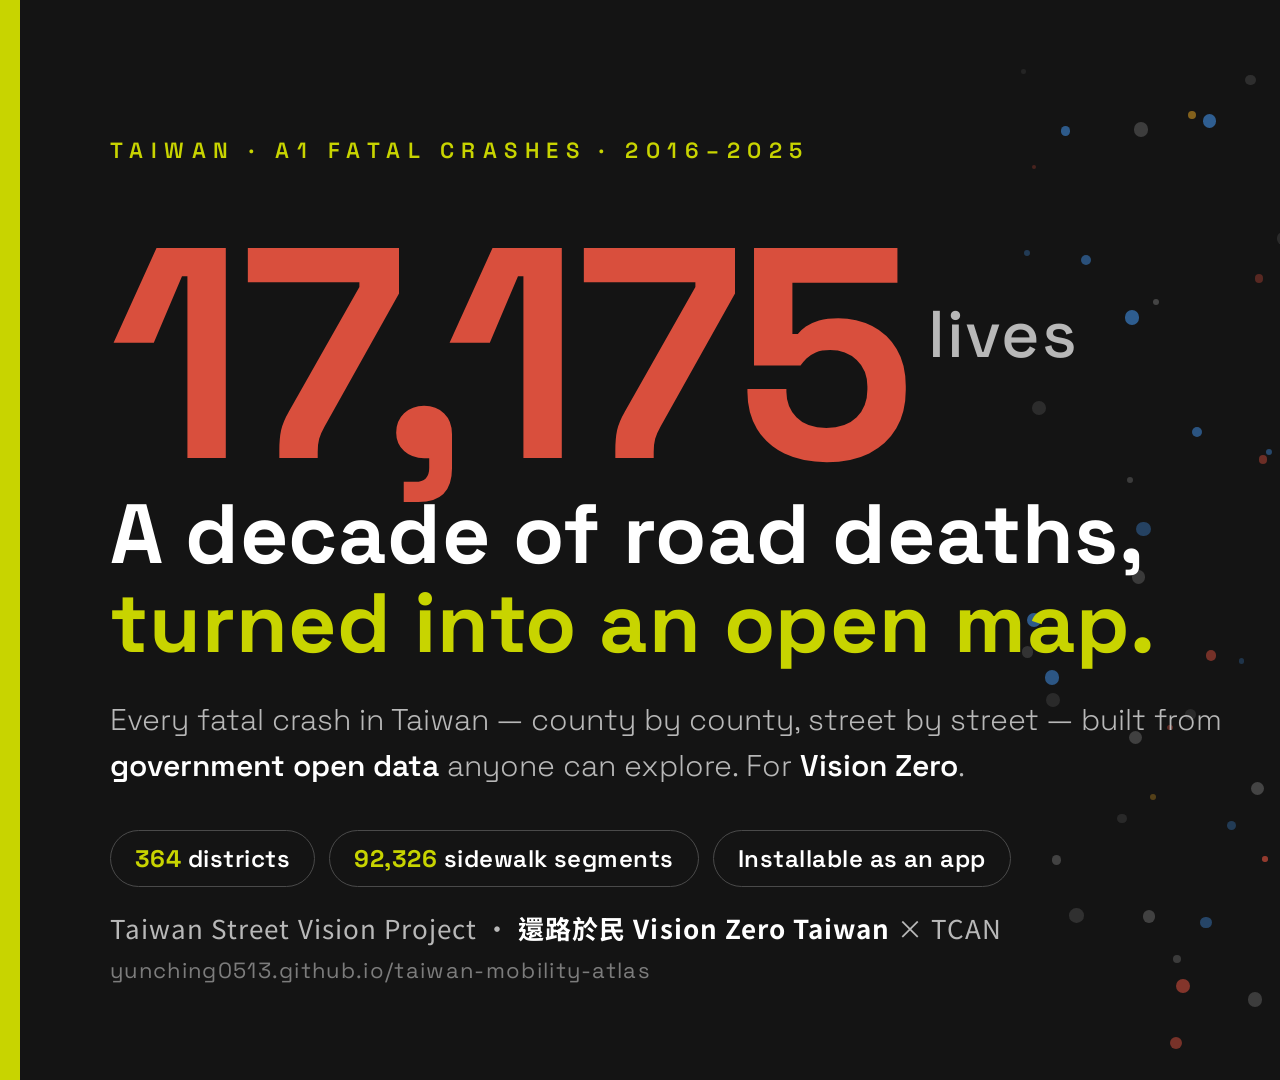
<file: assets/linkedin_thumb.html>
<!doctype html>
<html lang="en">
<head>
<meta charset="UTF-8">
<link href="https://fonts.googleapis.com/css2?family=Noto+Sans+TC:wght@300;400;700;900&family=Space+Grotesk:wght@400;500;600;700&display=swap" rel="stylesheet">
<style>
  * { margin: 0; padding: 0; box-sizing: border-box; }
  :root { --black:#1A1A1A; --lime:#C8D400; --lime-dk:#A8B200; --lime-lt:#E8F000; --red:#D94F3D; --blue:#3A7CC3; --gold:#E8A825; --grey-1:#B8B8B8; --grey-2:#7c7c7c; --grey-3:#4a4a4a; }
  html, body { width: 1920px; height: 1080px; overflow: hidden; }
  body {
    background: #141414; color: #fff; position: relative;
    font-family: 'Space Grotesk', 'Noto Sans TC', sans-serif; -webkit-font-smoothing: antialiased;
  }
  /* faint scattered crash-point motif, right half */
  .dots { position: absolute; inset: 0; z-index: 0; }
  .dots i { position: absolute; border-radius: 50%; }
  /* left lime spine */
  .spine { position: absolute; left: 0; top: 0; bottom: 0; width: 20px; background: var(--lime); z-index: 3; }
  .wrap { position: absolute; inset: 0; z-index: 4; padding: 96px 110px; display: flex; flex-direction: column; }

  .top { display: flex; align-items: center; justify-content: space-between; gap: 20px; }
  .kick { font-size: 22px; letter-spacing: 0.34em; text-transform: uppercase; color: var(--lime); font-weight: 600; }
  .badge { width: 108px; height: 108px; border-radius: 22px; overflow: hidden; box-shadow: 0 8px 30px rgba(0,0,0,0.5); flex: none; }
  .badge img { width: 100%; height: 100%; display: block; }

  .mid { margin-top: auto; margin-bottom: auto; max-width: 1180px; }
  .huge { font-size: 300px; font-weight: 700; line-height: 0.86; letter-spacing: -0.02em; color: var(--red); }
  .huge small { font-size: 66px; font-weight: 500; color: var(--grey-1); letter-spacing: 0.02em; vertical-align: super; }
  .hl { font-size: 84px; font-weight: 700; line-height: 1.05; letter-spacing: 0.01em; margin-top: 6px; }
  .hl b { color: var(--lime); }
  .sub { font-size: 30px; font-weight: 300; line-height: 1.55; color: var(--grey-1); margin-top: 30px; max-width: 1120px; }
  .sub strong { color: #fff; font-weight: 600; }

  .chips { display: flex; gap: 14px; margin-top: 40px; flex-wrap: wrap; }
  .chip { font-size: 24px; font-weight: 600; letter-spacing: 0.02em; color: #fff; border: 1.5px solid var(--grey-3); border-radius: 999px; padding: 12px 24px; }
  .chip b { color: var(--lime); font-weight: 700; }

  .foot { display: flex; flex-direction: column; align-items: flex-start; gap: 10px; max-width: 1180px; }
  .foot .brand { font-family: 'Noto Sans TC', sans-serif; font-size: 26px; letter-spacing: 0.04em; color: var(--grey-1); font-weight: 400; }
  .foot .brand b { color: #fff; font-weight: 700; }
  .foot .url { font-size: 22px; letter-spacing: 0.06em; color: var(--grey-2); }

  /* play button — video cue */
  .play { position: absolute; right: 150px; top: 50%; transform: translateY(-50%); z-index: 5; width: 240px; height: 240px; }
  .play .ring { position: absolute; inset: 0; border-radius: 50%; background: var(--lime); box-shadow: 0 20px 60px rgba(200,212,0,0.35); }
  .play .halo { position: absolute; inset: -26px; border-radius: 50%; border: 3px solid rgba(200,212,0,0.35); }
  .play .tri { position: absolute; top: 50%; left: 54%; transform: translate(-50%,-50%); width: 0; height: 0; border-style: solid; border-width: 52px 0 52px 86px; border-color: transparent transparent transparent #141414; }
  .play .lbl { position: absolute; top: calc(100% + 26px); left: 50%; transform: translateX(-50%); font-size: 20px; letter-spacing: 0.28em; text-transform: uppercase; color: var(--lime); font-weight: 600; white-space: nowrap; }

  /* mascot signature, bottom-right */
  .mascot { position: absolute; right: 64px; bottom: 0; z-index: 4; width: 236px; }
  .mascot img { width: 100%; display: block; filter: drop-shadow(0 6px 18px rgba(0,0,0,0.45)); }
</style>
</head>
<body>
  <div class="dots" id="dots"></div>
  <div class="spine"></div>

  <div class="play">
    <div class="halo"></div>
    <div class="ring"></div>
    <div class="tri"></div>
    <div class="lbl">Watch · 60s</div>
  </div>

  <div class="wrap">
    <div class="top">
      <div class="kick">Taiwan · A1 fatal crashes · 2016–2025</div>
      <div class="badge"><img src="icon-512.png" alt=""></div>
    </div>

    <div class="mid">
      <div class="huge">17,175<small>&nbsp;lives</small></div>
      <div class="hl">A decade of road deaths,<br><b>turned into an open map.</b></div>
      <div class="sub">Every fatal crash in Taiwan — county by county, street by street — built from <strong>government open data</strong> anyone can explore. For <strong>Vision Zero</strong>.</div>
      <div class="chips">
        <span class="chip"><b>364</b> districts</span>
        <span class="chip"><b>92,326</b> sidewalk segments</span>
        <span class="chip">Installable as an app</span>
      </div>
    </div>

    <div class="foot">
      <div class="brand">Taiwan Street Vision Project · <b>還路於民 Vision Zero Taiwan</b> × TCAN</div>
      <div class="url">yunching0513.github.io/taiwan-mobility-atlas</div>
    </div>
  </div>

  <div class="mascot"><img src="vzt_mascot.png" alt=""></div>

  <script>
    // deterministic scattered crash-point dots (mode colours), right 45%
    const el = document.getElementById('dots');
    let seed = 20260709;
    const rnd = () => { seed = (seed * 1103515245 + 12345) & 0x7fffffff; return seed / 0x7fffffff; };
    for (let i = 0; i < 150; i++) {
      const d = document.createElement('i');
      const x = 1020 + rnd() * 900, y = 40 + rnd() * 1000, s = 4 + rnd() * 11;
      const c = i % 5 === 0 ? '#D94F3D' : (i % 3 === 0 ? '#3A7CC3' : (i % 7 === 0 ? '#E8A825' : '#5a5a5a'));
      d.style.cssText = `left:${x}px;top:${y}px;width:${s}px;height:${s}px;background:${c};opacity:${0.22 + rnd() * 0.5}`;
      el.appendChild(d);
    }
  </script>
</body>
</html>
</file>
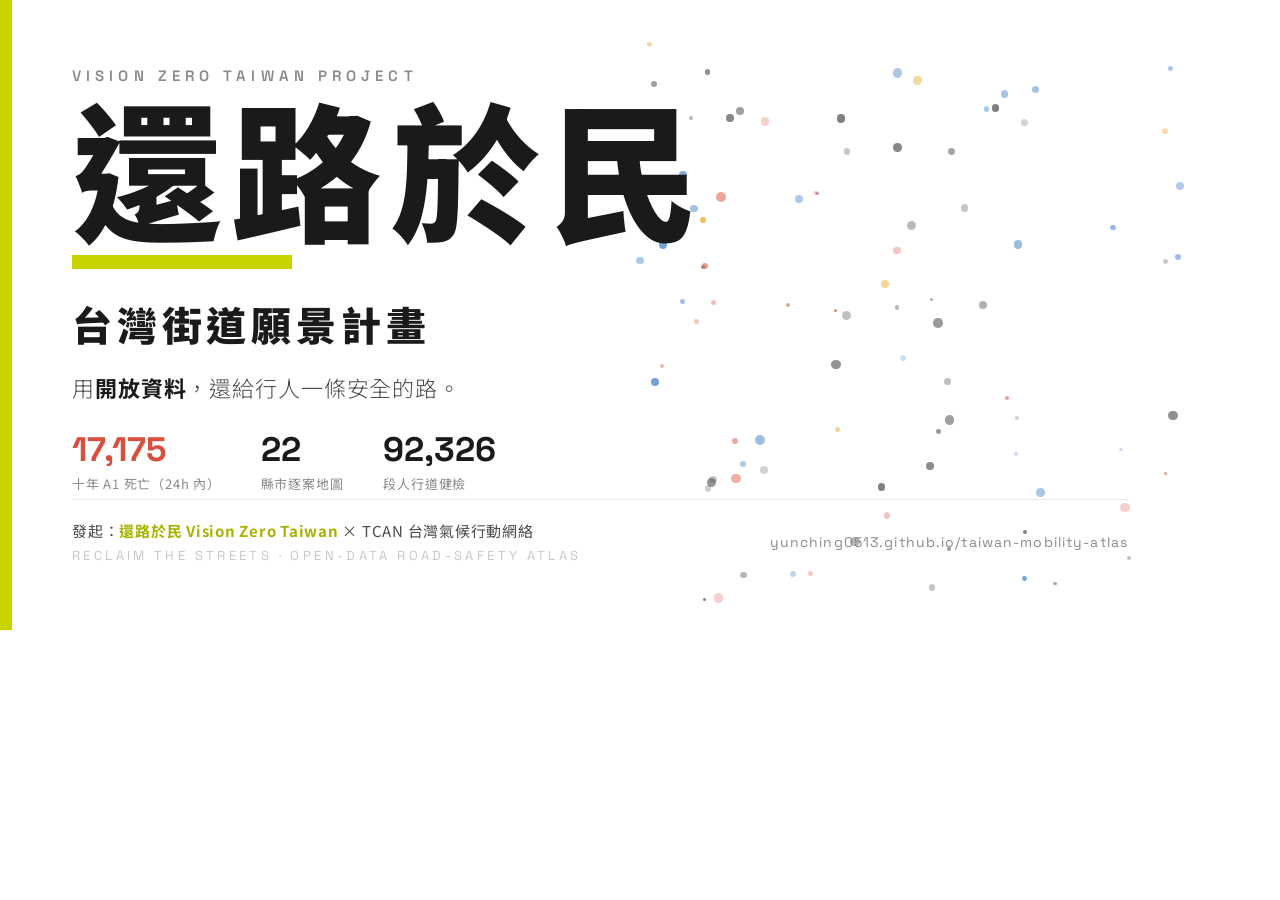
<file: assets/og.html>
<!doctype html>
<html lang="zh-TW">
<head>
<meta charset="UTF-8">
<link href="https://fonts.googleapis.com/css2?family=Noto+Sans+TC:wght@300;400;700;900&family=Space+Grotesk:wght@400;500;600;700&display=swap" rel="stylesheet">
<style>
  * { margin: 0; padding: 0; box-sizing: border-box; }
  :root { --black:#1A1A1A; --lime:#C8D400; --lime-dk:#A8B200; --red:#D94F3D; --blue:#3A7CC3; --gold:#E8A825; --grey-1:#4A4A4A; --grey-2:#8a8a8a; --grey-3:#C8C8C8; }
  html, body { width: 1200px; height: 630px; overflow: hidden; }
  body {
    background: #FFFFFF; color: var(--black); position: relative;
    font-family: 'Noto Sans TC', sans-serif; -webkit-font-smoothing: antialiased;
  }
  /* scattered crash-point motif, right side, faint */
  .dots { position: absolute; inset: 0; z-index: 0; }
  .dots i { position: absolute; border-radius: 50%; }
  .edge { position: absolute; left: 0; top: 0; bottom: 0; width: 12px; background: var(--lime); z-index: 2; }
  .wrap { position: absolute; inset: 0; z-index: 3; padding: 66px 72px; display: flex; flex-direction: column; }
  .top { display: flex; align-items: center; gap: 16px; }
  .mark { width: 46px; height: 46px; background: var(--black); color: var(--lime); font-weight: 900; font-size: 26px; display: flex; align-items: center; justify-content: center; }
  .kick { font-family: 'Space Grotesk', sans-serif; font-size: 15px; letter-spacing: 0.34em; text-transform: uppercase; color: var(--grey-2); font-weight: 600; }
  .mid { margin-top: auto; margin-bottom: auto; }
  .hero { font-size: 150px; font-weight: 900; letter-spacing: 0.06em; line-height: 1; color: var(--black); }
  .hero::after { content: ''; display: block; width: 220px; height: 14px; background: var(--lime); margin-top: 14px; }
  .name { font-size: 40px; font-weight: 900; letter-spacing: 0.12em; margin-top: 26px; color: var(--black); }
  .sub { font-size: 22px; font-weight: 300; letter-spacing: 0.04em; color: var(--grey-1); margin-top: 18px; }
  .sub b { color: var(--black); font-weight: 700; }
  .stats { display: flex; gap: 40px; margin-top: 30px; }
  .stat .n { font-family: 'Space Grotesk', sans-serif; font-size: 34px; font-weight: 700; line-height: 1; color: var(--black); }
  .stat .n.r { color: var(--red); }
  .stat .l { font-size: 13px; color: var(--grey-2); letter-spacing: 0.06em; margin-top: 7px; }
  .foot { display: flex; align-items: center; justify-content: space-between; border-top: 1px solid #EAEAEA; padding-top: 20px; }
  .foot .partner { font-size: 15px; letter-spacing: 0.05em; color: var(--grey-1); font-weight: 400; }
  .foot .partner b { color: var(--lime-dk); font-weight: 700; }
  .foot .url { font-family: 'Space Grotesk', sans-serif; font-size: 14px; letter-spacing: 0.08em; color: var(--grey-2); }
  .en { font-family: 'Space Grotesk', sans-serif; font-size: 13px; letter-spacing: 0.26em; text-transform: uppercase; color: var(--grey-3); margin-top: 6px; }
</style>
</head>
<body>
  <div class="dots" id="dots"></div>
  <div class="edge"></div>
  <div class="wrap">
    <div class="top">
      <div class="kick">Vision Zero Taiwan Project</div>
    </div>

    <div class="mid">
      <div class="hero">還路於民</div>
      <div class="name">台灣街道願景計畫</div>
      <div class="sub">用<b>開放資料</b>，還給行人一條安全的路。</div>
      <div class="stats">
        <div class="stat"><div class="n r">17,175</div><div class="l">十年 A1 死亡（24h 內）</div></div>
        <div class="stat"><div class="n">22</div><div class="l">縣市逐案地圖</div></div>
        <div class="stat"><div class="n">92,326</div><div class="l">段人行道健檢</div></div>
      </div>
    </div>

    <div class="foot">
      <div>
        <div class="partner">發起：<b>還路於民 Vision Zero Taiwan</b> × TCAN 台灣氣候行動網絡</div>
        <div class="en">Reclaim the Streets · Open-data road-safety atlas</div>
      </div>
      <div class="url">yunching0513.github.io/taiwan-mobility-atlas</div>
    </div>
  </div>

  <script>
    // deterministic scattered dots (mode colours), right 45% of the card
    const colors = ['#1A1A1A','#3A7CC3','#D94F3D','#E8A825'];
    const el = document.getElementById('dots');
    let seed = 20260708;
    const rnd = () => { seed = (seed * 1103515245 + 12345) & 0x7fffffff; return seed / 0x7fffffff; };
    for (let i = 0; i < 90; i++) {
      const d = document.createElement('i');
      const x = 620 + rnd() * 560, y = 40 + rnd() * 560, s = 3 + rnd() * 7;
      const c = i % 5 === 0 ? '#D94F3D' : (i % 3 === 0 ? '#3A7CC3' : (i % 7 === 0 ? '#E8A825' : '#555'));
      d.style.cssText = `left:${x}px;top:${y}px;width:${s}px;height:${s}px;background:${c};opacity:${0.25 + rnd() * 0.5}`;
      el.appendChild(d);
    }
  </script>
</body>
</html>
</file>
